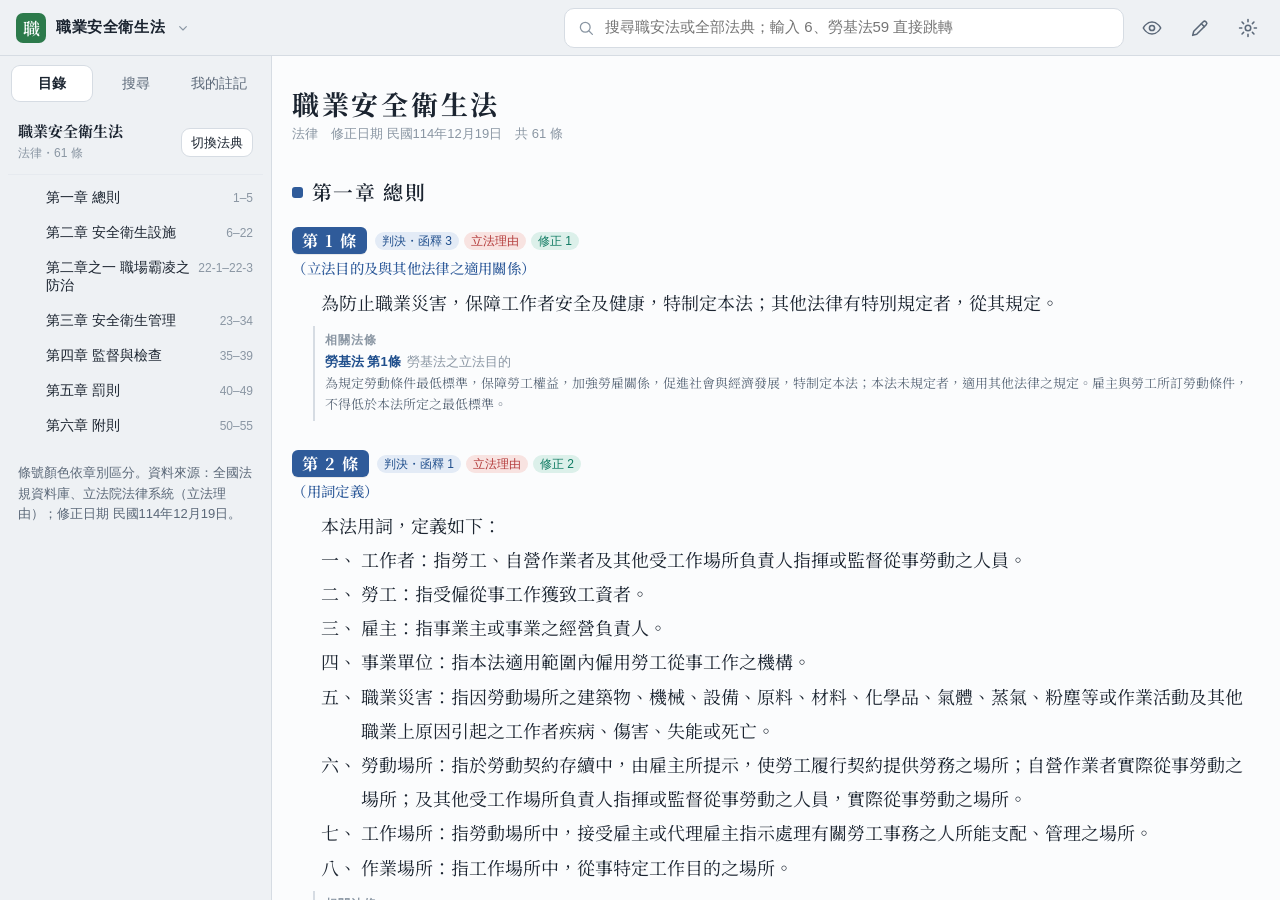
<file: index.html>
<!doctype html>
<html lang="zh-Hant-TW">
<head>
<meta charset="utf-8">
<meta name="viewport" content="width=device-width, initial-scale=1, viewport-fit=cover">
<title>法典註記本</title>
<meta name="description" content="職業安全衛生法及相關勞動法規、民法、刑法電子法典：條號依章別反白上色、條旨、重要判決與函釋、立法理由、新舊條文對照；可用 Apple Pencil 手寫、紅色小字註記、便利貼，並可跨法搜尋。">
<meta name="theme-color" content="#f3f5f7" media="(prefers-color-scheme: light)">
<meta name="theme-color" content="#14181f" media="(prefers-color-scheme: dark)">
<meta name="apple-mobile-web-app-capable" content="yes">
<meta name="mobile-web-app-capable" content="yes">
<meta name="apple-mobile-web-app-status-bar-style" content="default">
<meta name="apple-mobile-web-app-title" content="法典註記本">
<link rel="manifest" href="manifest.webmanifest">
<link rel="icon" href="icons/icon.svg" type="image/svg+xml">
<link rel="apple-touch-icon" href="icons/apple-touch-icon.png">
<link rel="preconnect" href="https://fonts.googleapis.com">
<link rel="preconnect" href="https://fonts.gstatic.com" crossorigin>
<link rel="stylesheet" href="https://fonts.googleapis.com/css2?family=Noto+Serif+TC:wght@400;600;700&display=swap">
<link rel="stylesheet" href="css/app.css">
</head>
<body>
<!--APP-START-->
<div id="app" class="app">
  <header class="topbar">
    <button class="icon-btn" id="btn-nav" aria-label="目錄" title="目錄">
      <svg viewBox="0 0 24 24" aria-hidden="true"><path d="M4 6h16M4 12h16M4 18h10"/></svg>
    </button>
    <button class="brand" id="btn-law" title="切換法典（法典書架）" aria-label="切換法典">
      <span class="brand-mark" id="brand-mark">職</span>
      <span class="brand-name" id="brand-name">法典註記本</span>
      <svg class="brand-caret" viewBox="0 0 24 24" aria-hidden="true"><path d="M7 10l5 5 5-5"/></svg>
    </button>
    <form class="searchbox" id="search-form" role="search" autocomplete="off">
      <svg viewBox="0 0 24 24" aria-hidden="true"><circle cx="11" cy="11" r="6.5"/><path d="M16 16l4.5 4.5"/></svg>
      <input type="search" id="q" placeholder="搜尋條文、判決、註記；輸入 6、勞基法59 直接跳轉" enterkeyhint="search">
    </form>
    <button class="icon-btn" id="btn-eye" aria-pressed="true" title="隱藏我的註記" aria-label="顯示或隱藏我的註記">
      <svg viewBox="0 0 24 24" aria-hidden="true" class="eye-on"><path d="M2.5 12s3.5-6.5 9.5-6.5S21.5 12 21.5 12s-3.5 6.5-9.5 6.5S2.5 12 2.5 12z"/><circle cx="12" cy="12" r="2.8"/></svg>
      <svg viewBox="0 0 24 24" aria-hidden="true" class="eye-off"><path d="M4 4l16 16"/><path d="M9.9 5.8A9.6 9.6 0 0 1 12 5.5c6 0 9.5 6.5 9.5 6.5a17 17 0 0 1-3 3.8M6.6 7.4A16 16 0 0 0 2.5 12S6 18.5 12 18.5a9.2 9.2 0 0 0 3.6-.7"/></svg>
    </button>
    <button class="icon-btn" id="btn-ink" aria-pressed="false" title="手寫模式（Apple Pencil）" aria-label="手寫模式">
      <svg viewBox="0 0 24 24" aria-hidden="true"><path d="M4 20l1.2-4.4L15.6 5.2a2 2 0 0 1 2.8 0l.4.4a2 2 0 0 1 0 2.8L8.4 18.8z"/><path d="M13.5 7.3l3.2 3.2"/></svg>
    </button>
    <button class="icon-btn" id="btn-settings" aria-label="設定" title="設定與備份">
      <svg viewBox="0 0 24 24" aria-hidden="true"><circle cx="12" cy="12" r="3"/><path d="M12 2.8v2.4M12 18.8v2.4M21.2 12h-2.4M5.2 12H2.8M18.5 5.5l-1.7 1.7M7.2 16.8l-1.7 1.7M18.5 18.5l-1.7-1.7M7.2 7.2L5.5 5.5"/></svg>
    </button>
  </header>

  <aside class="sidebar" id="sidebar" aria-label="導覽">
    <nav class="seg" role="tablist">
      <button role="tab" data-side="toc" aria-selected="true">目錄</button>
      <button role="tab" data-side="search" aria-selected="false">搜尋</button>
      <button role="tab" data-side="mine" aria-selected="false">我的註記</button>
    </nav>
    <div class="side-body" id="side-toc"></div>
    <div class="side-body" id="side-search" hidden></div>
    <div class="side-body" id="side-mine" hidden></div>
  </aside>
  <div class="scrim" id="scrim" hidden></div>

  <main class="reader" id="reader" tabindex="-1">
    <div class="reader-inner" id="reader-inner">
      <div class="loading" id="loading">載入條文中…</div>
    </div>
  </main>

  <section class="detail" id="detail" aria-label="條文詳細" hidden>
    <header class="detail-head">
      <button class="icon-btn" id="d-close" aria-label="關閉">
        <svg viewBox="0 0 24 24" aria-hidden="true"><path d="M6 6l12 12M18 6L6 18"/></svg>
      </button>
      <div class="d-title"><span id="d-no"></span><small id="d-path"></small></div>
      <button class="icon-btn" id="d-prev" aria-label="上一條"><svg viewBox="0 0 24 24" aria-hidden="true"><path d="M15 5l-7 7 7 7"/></svg></button>
      <button class="icon-btn" id="d-next" aria-label="下一條"><svg viewBox="0 0 24 24" aria-hidden="true"><path d="M9 5l7 7-7 7"/></svg></button>
      <button class="icon-btn star-btn" id="d-star" aria-pressed="false" aria-label="加入書籤">
        <svg viewBox="0 0 24 24" aria-hidden="true"><path d="M12 3.5l2.6 5.4 5.9.8-4.3 4.1 1 5.8L12 16.9l-5.2 2.7 1-5.8L3.5 9.7l5.9-.8z"/></svg>
      </button>
    </header>
    <div class="d-text" id="d-text"></div>
    <nav class="tabs" id="d-tabs" role="tablist"></nav>
    <div class="d-body" id="d-body"></div>
  </section>
</div>

<div class="inkbar" id="inkbar" hidden>
  <div class="ink-tools" role="toolbar" aria-label="手寫工具">
    <span class="ink-grp">
      <button data-color="red" class="sw sw-red" aria-pressed="true" title="紅筆" aria-label="紅筆"></button>
      <button data-color="blue" class="sw sw-blue" aria-pressed="false" title="藍筆" aria-label="藍筆"></button>
      <button data-color="black" class="sw sw-black" aria-pressed="false" title="黑筆" aria-label="黑筆"></button>
      <button data-color="green" class="sw sw-green" aria-pressed="false" title="綠筆" aria-label="綠筆"></button>
      <button data-color="mark" class="sw sw-mark" aria-pressed="false" title="黃色螢光筆" aria-label="黃色螢光筆"></button>
      <button data-color="markp" class="sw sw-markp" aria-pressed="false" title="粉色螢光筆" aria-label="粉色螢光筆"></button>
    </span>
    <span class="ink-sep"></span>
    <span class="ink-grp ink-wgrp">
      <span class="ink-dotbox" aria-hidden="true"><span class="ink-dot" id="ink-dot"></span></span>
      <input type="range" id="ink-w" min="0.05" max="3" step="0.05" value="0.3" aria-label="筆寬（公釐）">
      <span class="ink-wv"><output id="ink-wv">0.3</output> mm</span>
    </span>
    <span class="ink-grp ink-pre" id="ink-pre" aria-label="常用筆寬"></span>
    <span class="ink-sep"></span>
    <span class="ink-grp">
      <button data-tool="eraser" class="tool-txt" aria-pressed="false" title="橡皮擦">擦</button>
      <button data-tool="sticky" class="tool-txt" aria-pressed="false" title="點條文放便利貼">貼</button>
      <button data-act="pressure" class="tool-txt" aria-pressed="true" title="筆壓感應">筆壓</button>
      <button data-act="undo" class="tool-txt" title="復原">復原</button>
      <button data-act="finger" class="tool-txt" aria-pressed="false" title="允許手指書寫">手指</button>
      <button data-act="done" class="tool-txt primary">完成</button>
    </span>
  </div>
  <p class="ink-hint">Apple Pencil 直接在條文上書寫，筆寬最細 0.05 mm；手指仍可捲動。「貼」：點條文放便利貼。</p>
</div>

<div class="popover" id="hl-pop" hidden role="dialog" aria-label="劃線與註記">
  <div class="pop-note" id="pop-note" hidden></div>
  <div class="pop-row">
    <button data-hl="y" class="hl-sw hl-y" title="黃色螢光" aria-label="黃色螢光"></button>
    <button data-hl="g" class="hl-sw hl-g" title="綠色螢光" aria-label="綠色螢光"></button>
    <button data-hl="b" class="hl-sw hl-b" title="藍色螢光" aria-label="藍色螢光"></button>
    <button data-hl="p" class="hl-sw hl-p" title="粉色螢光" aria-label="粉色螢光"></button>
    <button data-hl="u" class="hl-sw hl-u" title="紅色底線">U</button>
    <button data-hl="n" class="hl-sw hl-n" title="不劃線（只標記位置）">無</button>
  </div>
  <div class="pop-row">
    <button data-hl="gla" class="pop-txt red">上方註記</button>
    <button data-hl="glb" class="pop-txt red">下方註記</button>
    <button data-hl="sticky" class="pop-txt">便利貼</button>
    <button data-hl="note" class="pop-txt red" hidden>加註</button>
    <button data-hl="flip" class="pop-txt" hidden>移到下方</button>
    <button data-hl="del" class="pop-txt danger" hidden>刪除</button>
  </div>
</div>

<div class="popover ref-pop" id="ref-pop" hidden role="dialog" aria-label="引用條文">
  <div id="ref-body"></div>
  <div class="pop-row"><button class="pop-txt" data-act="ref-go">前往該條</button><button class="pop-txt" data-act="ref-close">關閉</button></div>
</div>

<dialog class="modal" id="modal">
  <form method="dialog" class="modal-card" id="modal-form">
    <header class="modal-head"><h2 id="modal-title"></h2><button class="icon-btn" value="cancel" aria-label="關閉"><svg viewBox="0 0 24 24" aria-hidden="true"><path d="M6 6l12 12M18 6L6 18"/></svg></button></header>
    <div class="modal-body" id="modal-body"></div>
    <footer class="modal-foot" id="modal-foot"></footer>
  </form>
</dialog>

<div class="toast" id="toast" role="status" aria-live="polite" hidden></div>
<!--APP-END-->
<script type="module" src="js/app.js"></script>
</body>
</html>
</file>
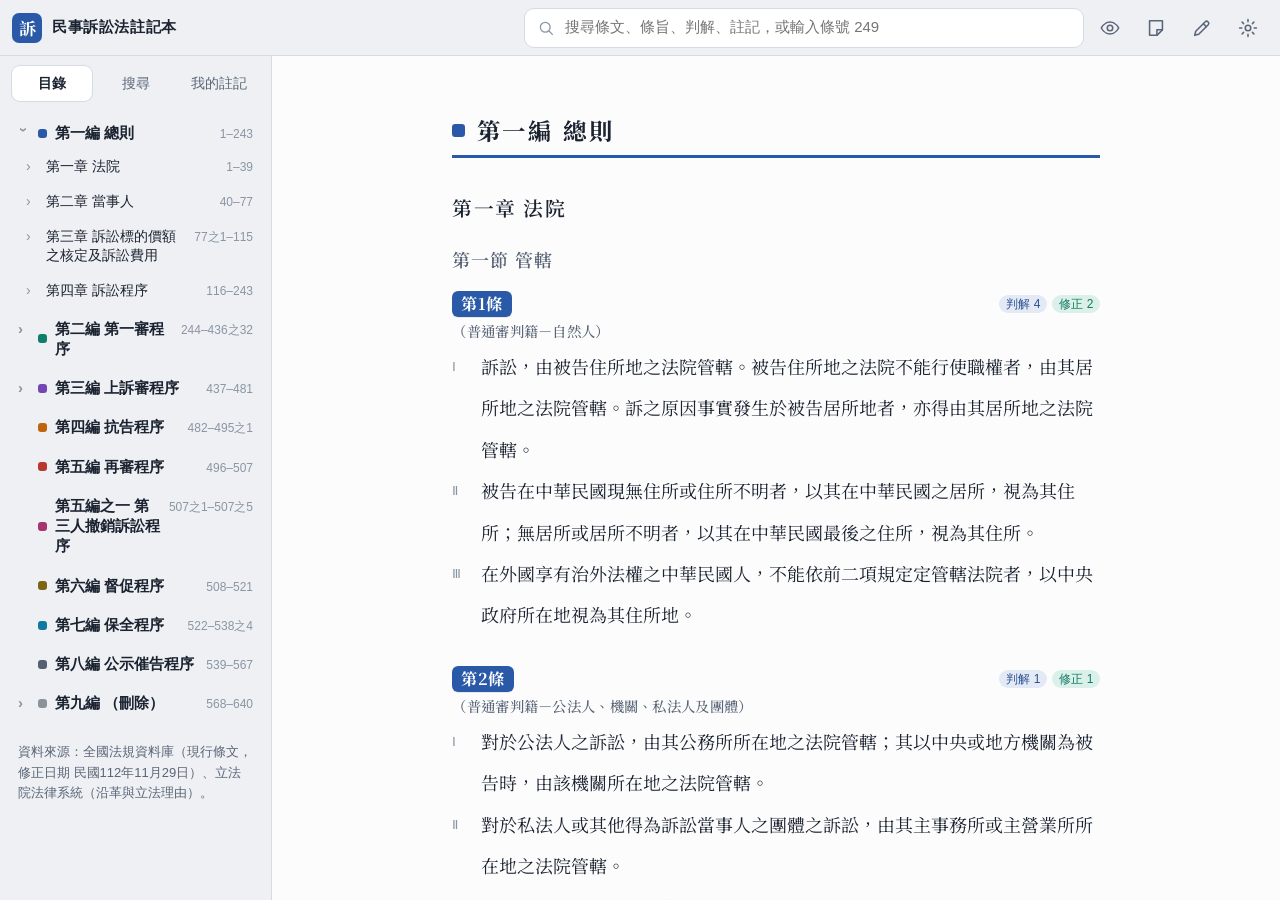
<file: ccp/index.html>
<!doctype html>
<html lang="zh-Hant-TW">
<head>
<meta charset="utf-8">
<meta name="viewport" content="width=device-width, initial-scale=1, viewport-fit=cover">
<title>民事訴訟法註記本</title>
<meta name="description" content="民事訴訟法全文：彩色條號、條旨、紅字註記、Apple Pencil 手寫、透明便利貼、判解函釋、新舊條文對照與立法理由。">
<meta name="theme-color" content="#f2f3f6" media="(prefers-color-scheme: light)">
<meta name="theme-color" content="#14171d" media="(prefers-color-scheme: dark)">
<meta name="apple-mobile-web-app-capable" content="yes">
<meta name="mobile-web-app-capable" content="yes">
<meta name="apple-mobile-web-app-status-bar-style" content="default">
<meta name="apple-mobile-web-app-title" content="民訴註記本">
<link rel="manifest" href="manifest.webmanifest">
<link rel="icon" href="icons/icon.svg" type="image/svg+xml">
<link rel="apple-touch-icon" href="icons/apple-touch-icon.png">
<link rel="preconnect" href="https://fonts.googleapis.com">
<link rel="preconnect" href="https://fonts.gstatic.com" crossorigin>
<link rel="stylesheet" href="https://fonts.googleapis.com/css2?family=Noto+Serif+TC:wght@400;600;700&display=swap">
<link rel="stylesheet" href="css/app.css">
</head>
<body>
<!--APP-START-->
<div id="app" class="app">
  <header class="topbar">
    <button class="icon-btn" id="btn-nav" aria-label="目錄" title="目錄">
      <svg viewBox="0 0 24 24" aria-hidden="true"><path d="M4 6h16M4 12h16M4 18h10"/></svg>
    </button>
    <div class="brand">
      <span class="brand-mark">訴</span>
      <span class="brand-name">民事訴訟法註記本</span>
    </div>
    <form class="searchbox" id="search-form" role="search" autocomplete="off">
      <svg viewBox="0 0 24 24" aria-hidden="true"><circle cx="11" cy="11" r="6.5"/><path d="M16 16l4.5 4.5"/></svg>
      <input type="search" id="q" placeholder="搜尋條文、條旨、判解、註記，或輸入條號 249" enterkeyhint="search">
    </form>
    <button class="icon-btn" id="btn-eye" aria-pressed="false" title="顯示／隱藏我的註記" aria-label="顯示或隱藏我的註記" aria-haspopup="true">
      <svg viewBox="0 0 24 24" aria-hidden="true" class="eye-on"><path d="M2.5 12S6 5.5 12 5.5 21.5 12 21.5 12 18 18.5 12 18.5 2.5 12 2.5 12z"/><circle cx="12" cy="12" r="3"/></svg>
      <svg viewBox="0 0 24 24" aria-hidden="true" class="eye-off"><path d="M3 3l18 18M10.6 6.1A9.7 9.7 0 0 1 12 6c6 0 9.5 6 9.5 6a17 17 0 0 1-3.2 3.9M6.3 7.6C3.9 9.3 2.5 12 2.5 12S6 18 12 18c1.6 0 3-.4 4.2-1"/><path d="M9.9 10a3 3 0 0 0 4.1 4.2"/></svg>
    </button>
    <button class="icon-btn" id="btn-sticky" aria-pressed="false" title="放置便利貼" aria-label="放置便利貼">
      <svg viewBox="0 0 24 24" aria-hidden="true"><path d="M5 4h14v10l-6 6H5z"/><path d="M13 20v-6h6"/></svg>
    </button>
    <button class="icon-btn" id="btn-ink" aria-pressed="false" title="手寫模式（Apple Pencil）" aria-label="手寫模式">
      <svg viewBox="0 0 24 24" aria-hidden="true"><path d="M4 20l1.2-4.4L15.6 5.2a2 2 0 0 1 2.8 0l.4.4a2 2 0 0 1 0 2.8L8.4 18.8z"/><path d="M13.5 7.3l3.2 3.2"/></svg>
    </button>
    <button class="icon-btn" id="btn-settings" aria-label="設定" title="設定與備份">
      <svg viewBox="0 0 24 24" aria-hidden="true"><circle cx="12" cy="12" r="3"/><path d="M12 2.8v2.4M12 18.8v2.4M21.2 12h-2.4M5.2 12H2.8M18.5 5.5l-1.7 1.7M7.2 16.8l-1.7 1.7M18.5 18.5l-1.7-1.7M7.2 7.2L5.5 5.5"/></svg>
    </button>
  </header>

  <aside class="sidebar" id="sidebar" aria-label="導覽">
    <nav class="seg" role="tablist">
      <button role="tab" data-side="toc" aria-selected="true">目錄</button>
      <button role="tab" data-side="search" aria-selected="false">搜尋</button>
      <button role="tab" data-side="mine" aria-selected="false">我的註記</button>
    </nav>
    <div class="side-body" id="side-toc"></div>
    <div class="side-body" id="side-search" hidden></div>
    <div class="side-body" id="side-mine" hidden></div>
  </aside>
  <div class="scrim" id="scrim" hidden></div>

  <main class="reader" id="reader" tabindex="-1">
    <div class="reader-inner" id="reader-inner">
      <div class="loading" id="loading">載入條文中…</div>
    </div>
  </main>

  <section class="detail" id="detail" aria-label="條文詳細" hidden>
    <header class="detail-head">
      <button class="icon-btn" id="d-close" aria-label="關閉">
        <svg viewBox="0 0 24 24" aria-hidden="true"><path d="M6 6l12 12M18 6L6 18"/></svg>
      </button>
      <div class="d-title"><span id="d-no"></span><small id="d-path"></small></div>
      <button class="icon-btn" id="d-prev" aria-label="上一條"><svg viewBox="0 0 24 24" aria-hidden="true"><path d="M15 5l-7 7 7 7"/></svg></button>
      <button class="icon-btn" id="d-next" aria-label="下一條"><svg viewBox="0 0 24 24" aria-hidden="true"><path d="M9 5l7 7-7 7"/></svg></button>
      <button class="icon-btn star-btn" id="d-star" aria-pressed="false" aria-label="加入書籤">
        <svg viewBox="0 0 24 24" aria-hidden="true"><path d="M12 3.5l2.6 5.4 5.9.8-4.3 4.1 1 5.8L12 16.9l-5.2 2.7 1-5.8L3.5 9.7l5.9-.8z"/></svg>
      </button>
    </header>
    <div class="d-text" id="d-text"></div>
    <nav class="tabs" role="tablist">
      <button role="tab" data-tab="rulings" aria-selected="true">判解函釋 <b id="t-rulings"></b></button>
      <button role="tab" data-tab="history" aria-selected="false">新舊對照 <b id="t-history"></b></button>
      <button role="tab" data-tab="reasons" aria-selected="false">立法理由 <b id="t-reasons"></b></button>
      <button role="tab" data-tab="notes" aria-selected="false">我的註記 <b id="t-notes"></b></button>
    </nav>
    <div class="d-body" id="d-body"></div>
  </section>
</div>

<button class="backchip" id="backchip" hidden></button>

<div class="inkbar" id="inkbar" hidden>
  <div class="ink-tools" role="toolbar" aria-label="手寫工具">
    <button data-tool="pen" data-color="red" class="sw sw-red" aria-pressed="true" title="紅筆"></button>
    <button data-tool="pen" data-color="ink" class="sw sw-ink" aria-pressed="false" title="藍黑筆"></button>
    <button data-tool="pen" data-color="black" class="sw sw-black" aria-pressed="false" title="黑筆"></button>
    <button data-tool="pen" data-color="green" class="sw sw-green" aria-pressed="false" title="綠筆"></button>
    <button data-tool="marker" data-color="mark" class="sw sw-mark" aria-pressed="false" title="螢光筆"></button>
    <button data-tool="eraser" class="tool-txt" aria-pressed="false" title="橡皮擦（點到的筆畫整筆擦除）">擦</button>
    <span class="ink-sep"></span>
    <div class="wctl">
      <canvas class="wprev" id="w-prev" width="64" height="28" aria-hidden="true"></canvas>
      <input type="range" id="w-range" min="0" max="1000" step="1" aria-label="筆寬">
      <output id="w-val">0.5</output>
    </div>
    <div class="wpresets" role="group" aria-label="常用筆寬">
      <button data-w="0.1">0.1</button><button data-w="0.3">0.3</button><button data-w="0.6">0.6</button><button data-w="1.2">1.2</button><button data-w="2.5">2.5</button>
    </div>
    <span class="ink-sep"></span>
    <button data-act="pressure" class="tool-txt" aria-pressed="true" title="依 Apple Pencil 壓力改變粗細">筆壓</button>
    <button data-act="undo" class="tool-txt" title="復原">復原</button>
    <button data-act="redo" class="tool-txt" title="重做">重做</button>
    <button data-act="finger" class="tool-txt" aria-pressed="false" title="允許手指書寫">手指</button>
    <button data-act="done" class="tool-txt primary">完成</button>
  </div>
  <p class="ink-hint">Apple Pencil 書寫；手指可捲動，手指點一下條文可顯示／隱藏該條註記。筆寬以螢幕點（point）計，最細 0.1。</p>
</div>

<div class="popover" id="hl-pop" hidden role="dialog" aria-label="劃線與註記">
  <div class="pop-note" id="pop-note" hidden></div>
  <div class="pop-row">
    <button data-hl="y" class="hl-sw hl-y" title="黃色螢光"></button>
    <button data-hl="g" class="hl-sw hl-g" title="綠色螢光"></button>
    <button data-hl="b" class="hl-sw hl-b" title="藍色螢光"></button>
    <button data-hl="p" class="hl-sw hl-p" title="粉色螢光"></button>
    <button data-hl="u" class="hl-sw hl-u" title="紅色底線">U</button>
    <button data-hl="up" class="pop-txt red" title="在文字上方加紅色小字註記">上註</button>
    <button data-hl="dn" class="pop-txt red" title="在文字下方加紅色小字註記">下註</button>
    <button data-hl="st" class="pop-txt" title="在此處貼一張便利貼">便利貼</button>
    <button data-hl="del" class="pop-txt danger" hidden>刪除</button>
  </div>
</div>

<div class="popover refpop" id="ref-pop" hidden role="dialog" aria-label="相關法條"></div>

<div class="popover eyepop" id="eye-pop" hidden role="dialog" aria-label="註記顯示"></div>

<dialog class="modal" id="modal">
  <form method="dialog" class="modal-card" id="modal-form">
    <header class="modal-head"><h2 id="modal-title"></h2><button class="icon-btn" value="cancel" aria-label="關閉"><svg viewBox="0 0 24 24" aria-hidden="true"><path d="M6 6l12 12M18 6L6 18"/></svg></button></header>
    <div class="modal-body" id="modal-body"></div>
    <footer class="modal-foot" id="modal-foot"></footer>
  </form>
</dialog>

<div class="toast" id="toast" role="status" aria-live="polite" hidden></div>
<!--APP-END-->
<script type="module" src="js/app.js"></script>
</body>
</html>
</file>
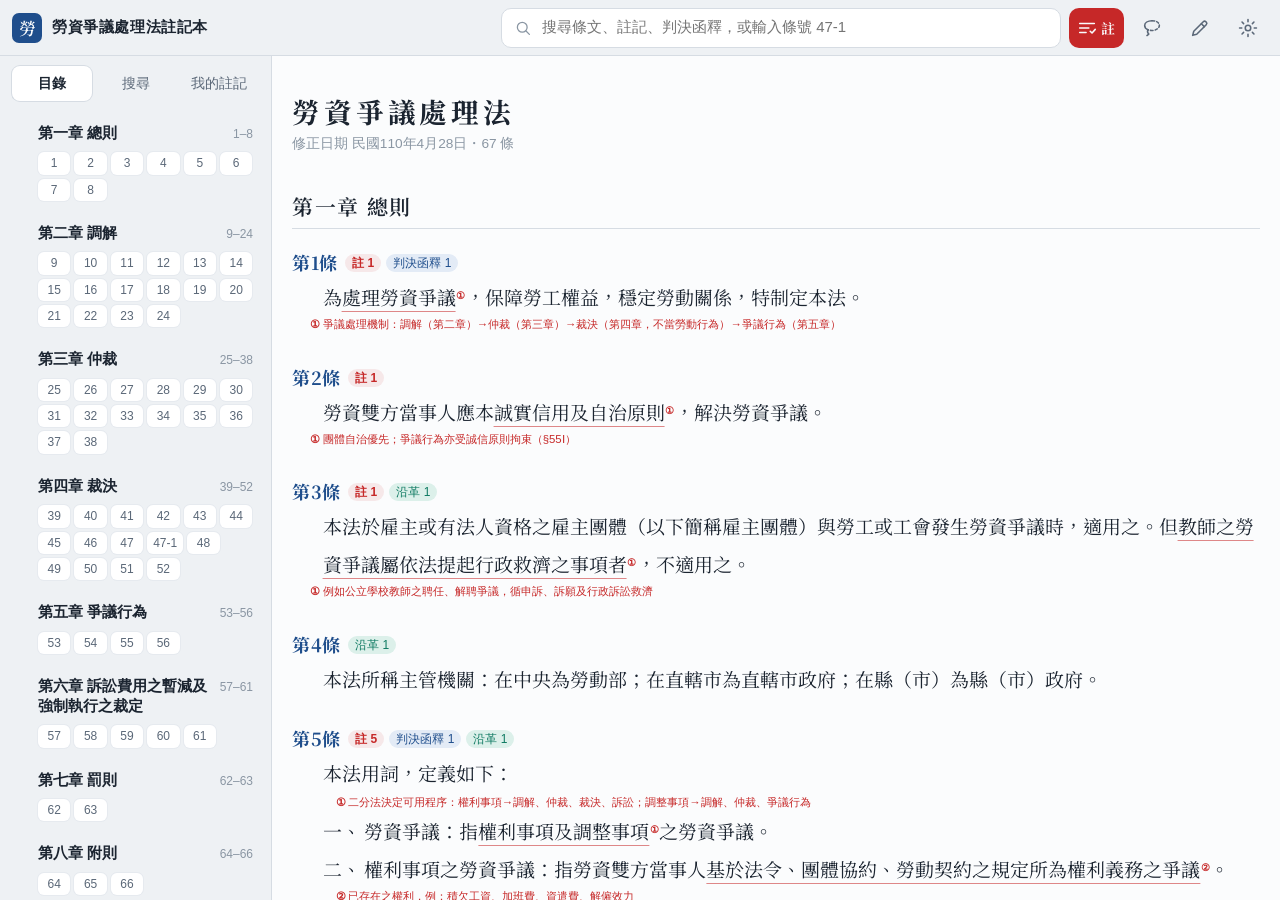
<file: labor-dispute/index.html>
<!doctype html>
<html lang="zh-Hant-TW">
<head>
<meta charset="utf-8">
<meta name="viewport" content="width=device-width, initial-scale=1, viewport-fit=cover">
<title>勞資爭議處理法註記本</title>
<meta name="description" content="勞資爭議處理法全文，紅色小字行間註記（可用 Apple Pencil 或手指切換顯示），收錄重要判決、函釋、新舊條文對照與相關法條。">
<meta name="theme-color" content="#f3f5f7" media="(prefers-color-scheme: light)">
<meta name="theme-color" content="#14181f" media="(prefers-color-scheme: dark)">
<meta name="apple-mobile-web-app-capable" content="yes">
<meta name="mobile-web-app-capable" content="yes">
<meta name="apple-mobile-web-app-status-bar-style" content="default">
<meta name="apple-mobile-web-app-title" content="勞資爭議法">
<link rel="manifest" href="manifest.webmanifest">
<link rel="icon" href="icons/icon.svg" type="image/svg+xml">
<link rel="apple-touch-icon" href="icons/apple-touch-icon.png">
<link rel="preconnect" href="https://fonts.googleapis.com">
<link rel="preconnect" href="https://fonts.gstatic.com" crossorigin>
<link rel="stylesheet" href="https://fonts.googleapis.com/css2?family=Noto+Serif+TC:wght@400;600;700&display=swap">
<link rel="stylesheet" href="css/app.css">
<link rel="stylesheet" href="css/labor.css">
</head>
<body>
<!--APP-START-->
<div id="app" class="app">
  <header class="topbar">
    <button class="icon-btn" id="btn-nav" aria-label="目錄" title="目錄">
      <svg viewBox="0 0 24 24" aria-hidden="true"><path d="M4 6h16M4 12h16M4 18h10"/></svg>
    </button>
    <div class="brand">
      <span class="brand-mark">勞</span>
      <span class="brand-name">勞資爭議處理法註記本</span>
    </div>
    <form class="searchbox" id="search-form" role="search" autocomplete="off">
      <svg viewBox="0 0 24 24" aria-hidden="true"><circle cx="11" cy="11" r="6.5"/><path d="M16 16l4.5 4.5"/></svg>
      <input type="search" id="q" placeholder="搜尋條文、註記、判決函釋，或輸入條號 47-1" enterkeyhint="search">
    </form>
    <button class="icon-btn anno-btn" id="btn-anno" aria-pressed="true" title="顯示／隱藏全部註記" aria-label="顯示或隱藏全部註記">
      <svg viewBox="0 0 24 24" aria-hidden="true"><path d="M4 7h16M4 12h10M4 17h7"/><path d="M15.5 15.5l2 2 3.5-4" class="chk"/></svg>
      <span class="btn-lbl">註</span>
    </button>
    <button class="icon-btn" id="btn-lasso" aria-pressed="false" title="圈選模式：用 Apple Pencil 圈選註記以隱藏／顯示" aria-label="圈選模式">
      <svg viewBox="0 0 24 24" aria-hidden="true"><path d="M12 4c4.8 0 8 2.3 8 5.3s-3.6 5.4-8.2 5.4c-1.6 0-3-.3-4.2-.8" stroke-dasharray="2.6 2.4"/><path d="M7.6 13.9C5.4 13 4 11.4 4 9.3 4 6.3 7.3 4 12 4"/><path d="M7.5 14c-.6 1.4-.4 3.3 1 4.6M8.5 18.6l-2 1.6"/></svg>
    </button>
    <button class="icon-btn" id="btn-ink" aria-pressed="false" title="手寫模式（Apple Pencil）" aria-label="手寫模式">
      <svg viewBox="0 0 24 24" aria-hidden="true"><path d="M4 20l1.2-4.4L15.6 5.2a2 2 0 0 1 2.8 0l.4.4a2 2 0 0 1 0 2.8L8.4 18.8z"/><path d="M13.5 7.3l3.2 3.2"/></svg>
    </button>
    <button class="icon-btn" id="btn-settings" aria-label="設定" title="設定與備份">
      <svg viewBox="0 0 24 24" aria-hidden="true"><circle cx="12" cy="12" r="3"/><path d="M12 2.8v2.4M12 18.8v2.4M21.2 12h-2.4M5.2 12H2.8M18.5 5.5l-1.7 1.7M7.2 16.8l-1.7 1.7M18.5 18.5l-1.7-1.7M7.2 7.2L5.5 5.5"/></svg>
    </button>
  </header>

  <aside class="sidebar" id="sidebar" aria-label="導覽">
    <nav class="seg" role="tablist">
      <button role="tab" data-side="toc" aria-selected="true">目錄</button>
      <button role="tab" data-side="search" aria-selected="false">搜尋</button>
      <button role="tab" data-side="mine" aria-selected="false">我的註記</button>
    </nav>
    <div class="side-body" id="side-toc"></div>
    <div class="side-body" id="side-search" hidden></div>
    <div class="side-body" id="side-mine" hidden></div>
  </aside>
  <div class="scrim" id="scrim" hidden></div>

  <main class="reader" id="reader" tabindex="-1">
    <div class="reader-inner" id="reader-inner">
      <div class="loading" id="loading">載入條文中…</div>
    </div>
  </main>

  <section class="detail" id="detail" aria-label="條文詳細" hidden>
    <header class="detail-head">
      <button class="icon-btn" id="d-close" aria-label="關閉">
        <svg viewBox="0 0 24 24" aria-hidden="true"><path d="M6 6l12 12M18 6L6 18"/></svg>
      </button>
      <div class="d-title"><span id="d-no"></span><small id="d-path"></small></div>
      <button class="icon-btn" id="d-prev" aria-label="上一條"><svg viewBox="0 0 24 24" aria-hidden="true"><path d="M15 5l-7 7 7 7"/></svg></button>
      <button class="icon-btn" id="d-next" aria-label="下一條"><svg viewBox="0 0 24 24" aria-hidden="true"><path d="M9 5l7 7-7 7"/></svg></button>
      <button class="icon-btn star-btn" id="d-star" aria-pressed="false" aria-label="加入書籤">
        <svg viewBox="0 0 24 24" aria-hidden="true"><path d="M12 3.5l2.6 5.4 5.9.8-4.3 4.1 1 5.8L12 16.9l-5.2 2.7 1-5.8L3.5 9.7l5.9-.8z"/></svg>
      </button>
    </header>
    <div class="d-text" id="d-text"></div>
    <nav class="tabs" role="tablist">
      <button role="tab" data-tab="rulings" aria-selected="true">判決・函釋 <b id="t-rulings"></b></button>
      <button role="tab" data-tab="history" aria-selected="false">新舊對照 <b id="t-history"></b></button>
      <button role="tab" data-tab="refs" aria-selected="false">相關法條 <b id="t-refs"></b></button>
      <button role="tab" data-tab="notes" aria-selected="false">註記 <b id="t-notes"></b></button>
    </nav>
    <div class="d-body" id="d-body"></div>
  </section>
</div>

<canvas class="lasso-layer" id="lasso-layer" hidden></canvas>
<div class="lassobar" id="lassobar" hidden>
  <div class="ink-tools" role="toolbar" aria-label="圈選工具">
    <span class="segs" role="group" aria-label="圈選後動作">
      <button type="button" data-lm="toggle" aria-pressed="true">切換</button>
      <button type="button" data-lm="hide" aria-pressed="false">隱藏</button>
      <button type="button" data-lm="show" aria-pressed="false">顯示</button>
    </span>
    <span class="ink-sep"></span>
    <button data-act="finger" class="tool-txt" aria-pressed="false" title="允許手指圈選">手指</button>
    <button data-act="done" class="tool-txt primary">完成</button>
  </div>
  <p class="ink-hint">用 Apple Pencil 圈起或劃過註記即可隱藏／顯示；手指仍可捲動。</p>
</div>

<div class="inkbar" id="inkbar" hidden>
  <div class="ink-tools" role="toolbar" aria-label="手寫工具">
    <button data-tool="pen" data-color="ink" class="sw sw-ink" aria-pressed="false" title="藍黑筆"></button>
    <button data-tool="pen" data-color="red" class="sw sw-red" aria-pressed="true" title="紅筆"></button>
    <button data-tool="pen" data-color="green" class="sw sw-green" aria-pressed="false" title="綠筆"></button>
    <button data-tool="marker" data-color="mark" class="sw sw-mark" aria-pressed="false" title="螢光筆"></button>
    <button data-tool="eraser" class="tool-txt" aria-pressed="false" title="橡皮擦">擦</button>
    <span class="ink-sep"></span>
    <button data-act="width" class="tool-txt" title="筆粗">細</button>
    <button data-act="undo" class="tool-txt" title="復原">復原</button>
    <button data-act="finger" class="tool-txt" aria-pressed="false" title="允許手指書寫">手指</button>
    <button data-act="done" class="tool-txt primary">完成</button>
  </div>
  <p class="ink-hint">用 Apple Pencil 直接在條文上書寫；手指仍可捲動。</p>
</div>

<div class="popover" id="hl-pop" hidden role="dialog" aria-label="劃線與註記">
  <div class="pop-note" id="pop-note" hidden></div>
  <div class="pop-row" id="pop-new">
    <button data-hl="n-above" class="pop-txt red" title="在文字上方加紅色小字註記">上註</button>
    <button data-hl="n-below" class="pop-txt red" title="在文字下方加紅色小字註記">下註</button>
    <span class="ink-sep"></span>
    <button data-hl="y" class="hl-sw hl-y" title="黃色螢光"></button>
    <button data-hl="g" class="hl-sw hl-g" title="綠色螢光"></button>
    <button data-hl="b" class="hl-sw hl-b" title="藍色螢光"></button>
    <button data-hl="p" class="hl-sw hl-p" title="粉色螢光"></button>
    <button data-hl="u" class="hl-sw hl-u" title="紅色底線">U</button>
  </div>
  <div class="pop-row" id="pop-edit" hidden>
    <button data-hl="vis" class="pop-txt" id="pop-vis">隱藏</button>
    <button data-hl="edit" class="pop-txt">編輯</button>
    <button data-hl="flip" class="pop-txt" id="pop-flip">改到上方</button>
    <button data-hl="color" class="pop-txt">換色</button>
    <button data-hl="del" class="pop-txt danger">刪除</button>
  </div>
  <div class="pop-row" id="pop-color" hidden>
    <button data-hl="c-n" class="pop-txt" title="不加底色">無</button>
    <button data-hl="y" class="hl-sw hl-y" title="黃色螢光"></button>
    <button data-hl="g" class="hl-sw hl-g" title="綠色螢光"></button>
    <button data-hl="b" class="hl-sw hl-b" title="藍色螢光"></button>
    <button data-hl="p" class="hl-sw hl-p" title="粉色螢光"></button>
    <button data-hl="u" class="hl-sw hl-u" title="紅色底線">U</button>
  </div>
</div>

<div class="popover xpop" id="x-pop" hidden role="dialog" aria-label="條文預覽">
  <div class="x-body" id="x-body"></div>
  <div class="pop-row"><button class="pop-txt" id="x-go">前往</button><button class="pop-txt" id="x-close">關閉</button></div>
</div>

<dialog class="modal" id="modal">
  <form method="dialog" class="modal-card" id="modal-form">
    <header class="modal-head"><h2 id="modal-title"></h2><button class="icon-btn" value="cancel" aria-label="關閉"><svg viewBox="0 0 24 24" aria-hidden="true"><path d="M6 6l12 12M18 6L6 18"/></svg></button></header>
    <div class="modal-body" id="modal-body"></div>
    <footer class="modal-foot" id="modal-foot"></footer>
  </form>
</dialog>

<div class="toast" id="toast" role="status" aria-live="polite" hidden></div>
<!--APP-END-->
<script type="module" src="js/app.js"></script>
</body>
</html>
</file>
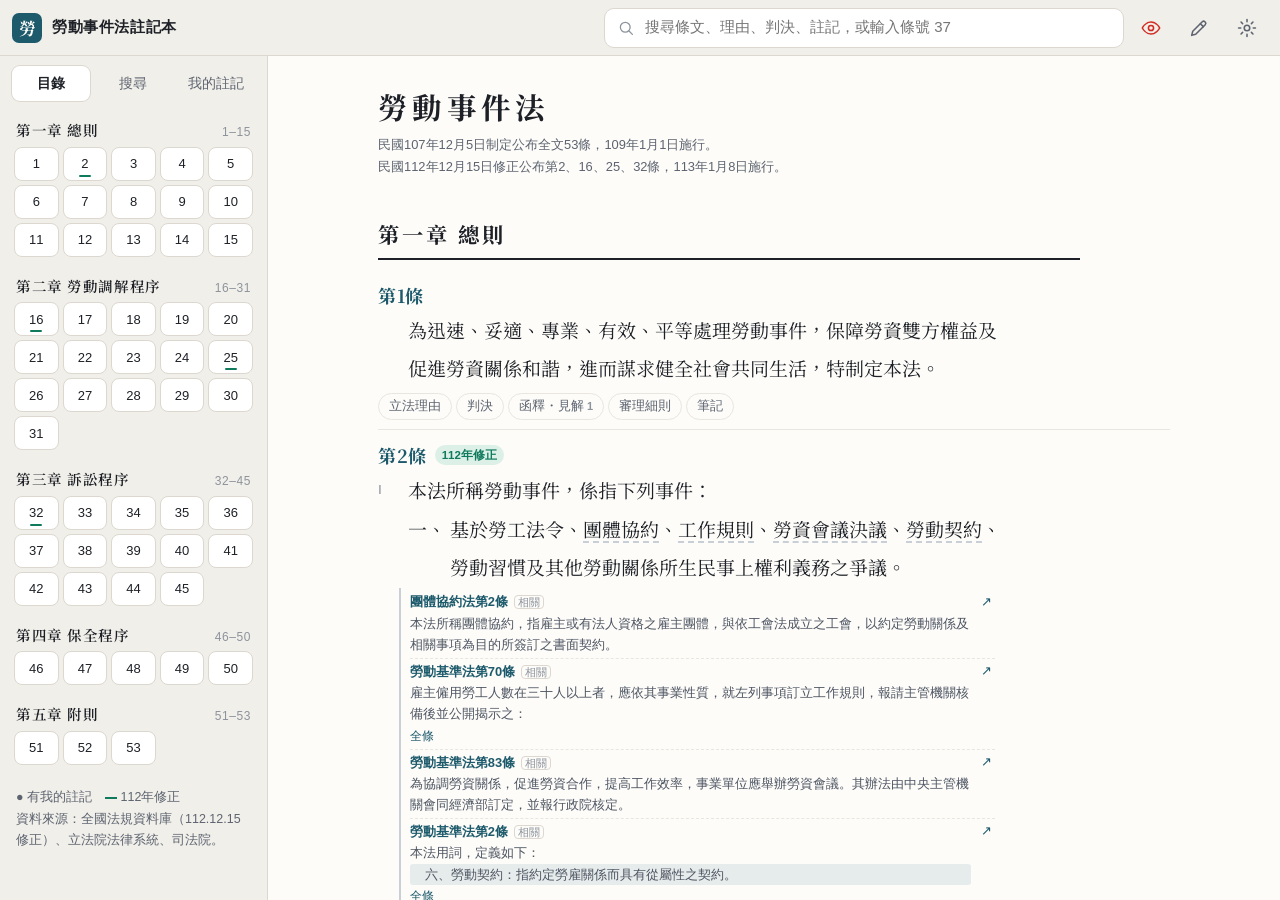
<file: labor/index.html>
<!doctype html>
<html lang="zh-Hant-TW">
<head>
<meta charset="utf-8">
<meta name="viewport" content="width=device-width, initial-scale=1, viewport-fit=cover">
<title>勞動事件法註記本</title>
<meta name="description" content="勞動事件法全文，可用 Apple Pencil 手寫與紅色小字註記，收錄立法理由、修正理由、新舊條文對照、最高法院重要裁判、司法院問答及引用法條。">
<meta name="theme-color" content="#f2f0ec" media="(prefers-color-scheme: light)">
<meta name="theme-color" content="#15171b" media="(prefers-color-scheme: dark)">
<meta name="apple-mobile-web-app-capable" content="yes">
<meta name="mobile-web-app-capable" content="yes">
<meta name="apple-mobile-web-app-status-bar-style" content="default">
<meta name="apple-mobile-web-app-title" content="勞動事件法">
<link rel="manifest" href="manifest.webmanifest">
<link rel="icon" href="icons/icon.svg" type="image/svg+xml">
<link rel="apple-touch-icon" href="icons/apple-touch-icon.png">
<link rel="preconnect" href="https://fonts.googleapis.com">
<link rel="preconnect" href="https://fonts.gstatic.com" crossorigin>
<link rel="stylesheet" href="https://fonts.googleapis.com/css2?family=Noto+Serif+TC:wght@400;600;700&display=swap">
<link rel="stylesheet" href="css/app.css">
</head>
<body>
<!--APP-START-->
<div id="app" class="app">
  <header class="topbar">
    <button class="icon-btn" id="btn-nav" aria-label="目錄" title="目錄">
      <svg viewBox="0 0 24 24" aria-hidden="true"><path d="M4 6h16M4 12h16M4 18h10"/></svg>
    </button>
    <div class="brand">
      <span class="brand-mark">勞</span>
      <span class="brand-name">勞動事件法註記本</span>
    </div>
    <form class="searchbox" id="search-form" role="search" autocomplete="off">
      <svg viewBox="0 0 24 24" aria-hidden="true"><circle cx="11" cy="11" r="6.5"/><path d="M16 16l4.5 4.5"/></svg>
      <input type="search" id="q" placeholder="搜尋條文、理由、判決、註記，或輸入條號 37" enterkeyhint="search">
    </form>
    <button class="icon-btn" id="btn-ann" aria-pressed="true" title="隱藏我的註記" aria-label="顯示或隱藏我的註記">
      <svg viewBox="0 0 24 24" aria-hidden="true" class="eye-on"><path d="M2.5 12s3.5-6.5 9.5-6.5S21.5 12 21.5 12s-3.5 6.5-9.5 6.5S2.5 12 2.5 12z"/><circle cx="12" cy="12" r="2.8"/></svg>
      <svg viewBox="0 0 24 24" aria-hidden="true" class="eye-off"><path d="M2.5 12s3.5-6.5 9.5-6.5c2 0 3.7.7 5.1 1.7M21.5 12s-3.5 6.5-9.5 6.5c-2 0-3.7-.7-5.1-1.7"/><path d="M4 20L20 4"/></svg>
    </button>
    <button class="icon-btn" id="btn-ink" aria-pressed="false" title="手寫模式（Apple Pencil）" aria-label="手寫模式">
      <svg viewBox="0 0 24 24" aria-hidden="true"><path d="M4 20l1.2-4.4L15.6 5.2a2 2 0 0 1 2.8 0l.4.4a2 2 0 0 1 0 2.8L8.4 18.8z"/><path d="M13.5 7.3l3.2 3.2"/></svg>
    </button>
    <button class="icon-btn" id="btn-settings" aria-label="設定" title="設定與備份">
      <svg viewBox="0 0 24 24" aria-hidden="true"><circle cx="12" cy="12" r="3"/><path d="M12 2.8v2.4M12 18.8v2.4M21.2 12h-2.4M5.2 12H2.8M18.5 5.5l-1.7 1.7M7.2 16.8l-1.7 1.7M18.5 18.5l-1.7-1.7M7.2 7.2L5.5 5.5"/></svg>
    </button>
  </header>

  <aside class="sidebar" id="sidebar" aria-label="導覽">
    <nav class="seg" role="tablist">
      <button role="tab" data-side="toc" aria-selected="true">目錄</button>
      <button role="tab" data-side="search" aria-selected="false">搜尋</button>
      <button role="tab" data-side="mine" aria-selected="false">我的註記</button>
    </nav>
    <div class="side-body" id="side-toc"></div>
    <div class="side-body" id="side-search" hidden></div>
    <div class="side-body" id="side-mine" hidden></div>
  </aside>
  <div class="scrim" id="scrim" hidden></div>

  <main class="reader" id="reader" tabindex="-1">
    <div class="reader-inner" id="reader-inner">
      <div class="loading" id="loading">載入條文中…</div>
    </div>
  </main>
</div>

<div class="inkbar" id="inkbar" hidden>
  <div class="ink-row" role="toolbar" aria-label="手寫工具">
    <button data-color="red" class="sw sw-red" title="紅筆"></button>
    <button data-color="blue" class="sw sw-blue" title="藍筆"></button>
    <button data-color="black" class="sw sw-black" title="黑筆"></button>
    <button data-color="green" class="sw sw-green" title="綠筆"></button>
    <button data-color="hly" class="sw sw-hly mk" title="黃色螢光筆"></button>
    <button data-color="hlp" class="sw sw-hlp mk" title="粉色螢光筆"></button>
    <button data-color="hlg" class="sw sw-hlg mk" title="綠色螢光筆"></button>
    <button data-tool="eraser" class="tool-txt" aria-pressed="false" title="橡皮擦（擦除整筆）">擦</button>
    <span class="ink-sep"></span>
    <button data-act="undo" class="tool-txt" title="復原">↶</button>
    <button data-act="redo" class="tool-txt" title="重做">↷</button>
    <button data-act="finger" class="tool-txt" aria-pressed="false" title="允許手指書寫">手指</button>
    <button data-act="done" class="tool-txt primary">完成</button>
  </div>
  <div class="ink-row width-row">
    <span class="wlbl">筆寬</span>
    <button data-act="thinner" class="tool-txt sm" title="變細">−</button>
    <input type="range" id="pen-w" min="0.1" max="6" step="0.05" value="0.5" aria-label="筆寬">
    <button data-act="thicker" class="tool-txt sm" title="變粗">＋</button>
    <output id="pen-wv" class="wv">0.5</output>
    <canvas id="pen-prev" class="pen-prev" aria-hidden="true"></canvas>
    <button data-act="pressure" class="tool-txt" aria-pressed="true" title="依 Apple Pencil 壓力改變粗細">壓感</button>
  </div>
  <div class="ink-row presets" id="pen-presets"></div>
</div>

<div class="popover" id="sel-pop" hidden role="dialog" aria-label="註記">
  <div class="pop-row">
    <button data-mk="above" class="pop-txt red">上方註記</button>
    <button data-mk="below" class="pop-txt red">下方註記</button>
    <span class="pop-sep"></span>
    <button data-mk="y" class="hl-sw hl-y" title="黃色螢光"></button>
    <button data-mk="g" class="hl-sw hl-g" title="綠色螢光"></button>
    <button data-mk="b" class="hl-sw hl-b" title="藍色螢光"></button>
    <button data-mk="p" class="hl-sw hl-p" title="粉色螢光"></button>
    <button data-mk="r" class="hl-sw hl-r" title="紅色底線">U</button>
  </div>
</div>
<div class="popover" id="ann-pop" hidden role="dialog" aria-label="註記選單">
  <div class="pop-note" id="ann-note"></div>
  <div class="pop-row">
    <button data-av="hide" class="pop-txt">隱藏</button>
    <button data-av="edit" class="pop-txt">編輯</button>
    <button data-av="pos" class="pop-txt">移到下方</button>
    <span class="pop-sep"></span>
    <button data-av="y" class="hl-sw hl-y" title="黃"></button>
    <button data-av="g" class="hl-sw hl-g" title="綠"></button>
    <button data-av="b" class="hl-sw hl-b" title="藍"></button>
    <button data-av="p" class="hl-sw hl-p" title="粉"></button>
    <button data-av="r" class="hl-sw hl-r" title="紅線">U</button>
    <button data-av="del" class="pop-txt danger">刪除</button>
  </div>
</div>

<dialog class="modal" id="modal">
  <form method="dialog" class="modal-card" id="modal-form">
    <header class="modal-head"><h2 id="modal-title"></h2><button class="icon-btn" value="cancel" aria-label="關閉"><svg viewBox="0 0 24 24" aria-hidden="true"><path d="M6 6l12 12M18 6L6 18"/></svg></button></header>
    <div class="modal-body" id="modal-body"></div>
    <footer class="modal-foot" id="modal-foot"></footer>
  </form>
</dialog>
<datalist id="tag-list"></datalist>

<div class="toast" id="toast" role="status" aria-live="polite" hidden></div>
<!--APP-END-->
<script type="module" src="js/app.js"></script>
</body>
</html>
</file>
<file: css/app.css>
/* 版面：上方工具列＋三欄（目錄｜條文閱讀｜條文詳細），iPad 直向時目錄改為抽屜、詳細改為側頁 */
:root {
  --bg: #eef1f4;          /* 介面底色：微冷的紙灰 */
  --page: #fbfcfd;        /* 閱讀頁面 */
  --raise: #ffffff;
  --ink: #1b2430;         /* 本文 */
  --muted: #5b6878;
  --faint: #8a96a3;
  --line: #d6dce3;
  --line-soft: #e6eaef;
  --accent: #1f4e8c;      /* 藍黑墨水 */
  --accent-soft: #e3ebf6;
  --jade: #0f7a62;        /* 新增文字、現行 */
  --jade-soft: #dcf0ea;
  --seal: #b33a3a;        /* 刪除文字、紅筆 */
  --seal-soft: #f8e3e1;
  --amber: #8a5a00;
  --amber-soft: #fbf0d6;
  --hl-y: rgba(255, 208, 0, .40);
  --hl-g: rgba(64, 200, 140, .32);
  --hl-b: rgba(80, 150, 255, .28);
  --hl-p: rgba(255, 110, 170, .28);
  --hl-u: #c8402f;
  --shadow: 0 1px 2px rgba(20, 32, 48, .06), 0 6px 24px rgba(20, 32, 48, .08);
  --pen-ink: #1f3a6e; --pen-red: #d0312d; --pen-green: #16805f; --pen-mark: rgba(255, 200, 0, .38);
  --pen-black: #1c1c1e; --pen-markp: rgba(255, 105, 170, .32);
  --gloss: #d32f2f;       /* 紅色小字註記 */
  /* 條號反白顏色（依章別） */
  --c-blue: #2f5b9a; --c-green: #2c7a4b; --c-teal: #17717c; --c-amber: #a05f0a; --c-violet: #6b47a3;
  --c-slate: #56647a; --c-rose: #a63d68; --c-olive: #66751c; --c-cyan: #19779b; --c-brown: #85563a; --c-red: #b33131;

  --font-law: "Noto Serif TC", "Songti TC", "PMingLiU", "MingLiU", serif;
  --font-ui: -apple-system, BlinkMacSystemFont, "PingFang TC", "Noto Sans TC", "Microsoft JhengHei", sans-serif;
  --font-num: "SF Pro Text", -apple-system, "Segoe UI", "Roboto", sans-serif;

  --law-size: 18px;
  --law-lh: 1.9;
  --side-w: 272px;
  --detail-w: min(46vw, 520px);
  --top-h: 56px;
}
@media (prefers-color-scheme: dark) {
  :root:not([data-theme="light"]):not([data-theme="sepia"]) {
    --bg: #12161c; --page: #181d24; --raise: #1e242c;
    --ink: #e2e7ed; --muted: #9ba7b4; --faint: #6f7b88;
    --line: #2b333d; --line-soft: #232a33;
    --accent: #86aee6; --accent-soft: #1f2d42;
    --jade: #55c4a2; --jade-soft: #173a31;
    --seal: #ea8a85; --seal-soft: #43201f;
    --amber: #e6b65c; --amber-soft: #3a2e16;
    --hl-y: rgba(255, 208, 0, .26); --hl-g: rgba(64, 200, 140, .24);
    --hl-b: rgba(90, 160, 255, .26); --hl-p: rgba(255, 110, 170, .24); --hl-u: #f08b7d;
    --shadow: 0 1px 2px rgba(0,0,0,.3), 0 8px 28px rgba(0,0,0,.35);
    --pen-ink: #9cc0f5; --pen-red: #ff8a7a; --pen-green: #5fd3a8; --pen-mark: rgba(255, 210, 60, .30);
    --pen-black: #f2f2f2; --pen-markp: rgba(255, 120, 180, .28); --gloss: #ff8a80;
    --c-blue: #3d6db3; --c-green: #2f8a55; --c-teal: #1c8290; --c-amber: #b06c12; --c-violet: #7b57b8;
    --c-slate: #607089; --c-rose: #b64a77; --c-olive: #738423; --c-cyan: #1f86ad; --c-brown: #966246; --c-red: #c23c3c;
    color-scheme: dark;
  }
}
:root[data-theme="dark"] {
  --bg: #12161c; --page: #181d24; --raise: #1e242c;
  --ink: #e2e7ed; --muted: #9ba7b4; --faint: #6f7b88;
  --line: #2b333d; --line-soft: #232a33;
  --accent: #86aee6; --accent-soft: #1f2d42;
  --jade: #55c4a2; --jade-soft: #173a31;
  --seal: #ea8a85; --seal-soft: #43201f;
  --amber: #e6b65c; --amber-soft: #3a2e16;
  --hl-y: rgba(255, 208, 0, .26); --hl-g: rgba(64, 200, 140, .24);
  --hl-b: rgba(90, 160, 255, .26); --hl-p: rgba(255, 110, 170, .24); --hl-u: #f08b7d;
  --shadow: 0 1px 2px rgba(0,0,0,.3), 0 8px 28px rgba(0,0,0,.35);
  --pen-ink: #9cc0f5; --pen-red: #ff8a7a; --pen-green: #5fd3a8; --pen-mark: rgba(255, 210, 60, .30);
  --pen-black: #f2f2f2; --pen-markp: rgba(255, 120, 180, .28); --gloss: #ff8a80;
  --c-blue: #3d6db3; --c-green: #2f8a55; --c-teal: #1c8290; --c-amber: #b06c12; --c-violet: #7b57b8;
  --c-slate: #607089; --c-rose: #b64a77; --c-olive: #738423; --c-cyan: #1f86ad; --c-brown: #966246; --c-red: #c23c3c;
  color-scheme: dark;
}
:root[data-theme="sepia"] {
  --bg: #ebe6da; --page: #f6f1e5; --raise: #fbf7ee;
  --ink: #2e2820; --muted: #6b6152; --faint: #978b78;
  --line: #d9d0bf; --line-soft: #e6dfd0;
  --accent: #2c5282; --accent-soft: #e4e4dc;
  color-scheme: light;
}

* { box-sizing: border-box; }
html, body { height: 100%; }
body {
  margin: 0;
  background: var(--bg);
  color: var(--ink);
  font: 15px/1.5 var(--font-ui);
  -webkit-text-size-adjust: 100%;
  -webkit-tap-highlight-color: transparent;
  overflow: hidden;
}
body::before {
  content: ""; position: fixed; inset: 0 0 auto; height: env(safe-area-inset-top, 0px);
  z-index: 40; background: var(--bg);
}
button, input, textarea, select { font: inherit; color: inherit; }
button { cursor: pointer; }
:focus-visible { outline: 2px solid var(--accent); outline-offset: 2px; }
svg { width: 22px; height: 22px; fill: none; stroke: currentColor; stroke-width: 1.7; stroke-linecap: round; stroke-linejoin: round; }
[hidden] { display: none !important; }

/* ---------- 外框 ---------- */
.app {
  position: fixed; inset: 0;
  padding-top: env(safe-area-inset-top, 0px);
  display: grid;
  grid-template-columns: var(--side-w) minmax(0, 1fr) auto;
  grid-template-rows: var(--top-h) minmax(0, 1fr);
  grid-template-areas: "top top top" "side read detail";
}
.topbar {
  grid-area: top;
  display: flex; align-items: center; gap: 8px;
  padding-left: max(12px, env(safe-area-inset-left, 0px));
  padding-right: max(12px, env(safe-area-inset-right, 0px));
  border-bottom: 1px solid var(--line);
  background: var(--bg);
  z-index: 30;
}
.brand { display: flex; align-items: center; gap: 10px; min-width: 0; margin-right: 6px; }
.brand-mark {
  display: grid; place-items: center; width: 30px; height: 30px; border-radius: 7px;
  background: var(--accent); color: var(--page);
  font: 600 17px/1 var(--font-law);
}
.brand-name { font-weight: 600; letter-spacing: .04em; white-space: nowrap; }
.icon-btn {
  display: inline-grid; place-items: center; flex: none;
  width: 40px; height: 40px; border-radius: 10px;
  border: 0; background: transparent; color: var(--muted);
}
.icon-btn:hover { background: var(--line-soft); color: var(--ink); }
.icon-btn[aria-pressed="true"] { background: var(--accent); color: var(--page); }
#btn-nav { display: none; }
.searchbox {
  flex: 1; min-width: 0; max-width: 560px; margin-left: auto;
  display: flex; align-items: center; gap: 8px;
  height: 40px; padding: 0 12px; border-radius: 10px;
  background: var(--raise); border: 1px solid var(--line);
  color: var(--faint);
}
.searchbox:focus-within { border-color: var(--accent); }
.searchbox input { flex: 1; min-width: 0; border: 0; background: transparent; outline: none; color: var(--ink); font-size: 15px; }
.searchbox svg { width: 18px; height: 18px; flex: none; }

/* ---------- 側欄 ---------- */
.sidebar {
  grid-area: side; min-height: 0;
  display: flex; flex-direction: column;
  border-right: 1px solid var(--line);
  background: var(--bg);
  padding-left: env(safe-area-inset-left, 0px);
}
.seg { display: flex; gap: 4px; padding: 10px 12px 8px; }
.seg button {
  flex: 1; border: 0; border-radius: 8px; padding: 7px 0;
  background: transparent; color: var(--muted); font-size: 14px;
}
.seg button[aria-selected="true"] { background: var(--raise); color: var(--ink); box-shadow: 0 0 0 1px var(--line); font-weight: 600; }
.side-body { flex: 1; min-height: 0; overflow-y: auto; -webkit-overflow-scrolling: touch; padding: 4px 8px 24px; overscroll-behavior: contain; }

.toc-part { margin-bottom: 2px; }
.toc-btn {
  display: flex; align-items: baseline; gap: 8px; width: 100%; text-align: left;
  border: 0; background: transparent; border-radius: 8px;
  padding: 7px 10px; color: var(--ink); font-size: 14px; line-height: 1.35;
}
.toc-btn:hover { background: var(--line-soft); }
.toc-btn .rng { margin-left: auto; color: var(--faint); font: 12px var(--font-num); font-variant-numeric: tabular-nums; white-space: nowrap; }
.toc-btn.lv0 { font-weight: 700; font-size: 15px; padding-top: 10px; }
.toc-btn.lv1 { padding-left: 18px; }
.toc-btn.lv2 { padding-left: 30px; color: var(--muted); }
.toc-btn.lv3, .toc-btn.lv4 { padding-left: 42px; color: var(--muted); font-size: 13px; }
.toc-btn.cur { background: var(--accent-soft); color: var(--accent); }
.toc-kids[hidden] { display: none; }
.caret { width: 12px; flex: none; color: var(--faint); transition: transform .15s; display: inline-block; }
.caret.open { transform: rotate(90deg); }

.side-note { color: var(--muted); font-size: 13px; padding: 8px 10px; line-height: 1.6; }
.res-group { margin: 10px 4px 4px; font-size: 12px; color: var(--faint); letter-spacing: .08em; }
.res {
  display: block; width: 100%; text-align: left; border: 0; background: transparent;
  padding: 9px 10px; border-radius: 8px; color: var(--ink);
}
.res:hover { background: var(--line-soft); }
.res b { font-weight: 600; font-size: 14px; }
.res span { display: block; font-size: 13px; color: var(--muted); line-height: 1.55; margin-top: 2px;
  display: -webkit-box; -webkit-line-clamp: 3; -webkit-box-orient: vertical; overflow: hidden; }
mark.q { background: var(--hl-y); color: inherit; border-radius: 2px; }

.mine-filter { display: flex; flex-wrap: wrap; gap: 6px; padding: 4px 6px 8px; }

/* ---------- 閱讀區 ---------- */
.reader {
  grid-area: read; min-width: 0; min-height: 0;
  overflow-y: auto; -webkit-overflow-scrolling: touch;
  background: var(--page);
  outline: none;
  scroll-padding-top: 12px;
}
.reader-inner {
  max-width: 62em; margin: 0 auto;
  container-type: inline-size;
  padding: 8px max(20px, env(safe-area-inset-right, 0px)) 40vh max(20px, env(safe-area-inset-left, 0px));
  font-size: var(--law-size);
}
.loading { padding: 40px 0; color: var(--muted); font-size: 15px; }
.h-part {
  font: 700 1.35em/1.3 var(--font-law); letter-spacing: .12em;
  margin: 2.2em 0 .6em; padding-bottom: .4em; border-bottom: 2px solid var(--ink);
}
.h-chap { font: 600 1.1em/1.4 var(--font-law); letter-spacing: .08em; margin: 1.8em 0 .4em; color: var(--ink); }
.h-sec { font: 600 1em/1.4 var(--font-law); letter-spacing: .06em; margin: 1.4em 0 .3em; color: var(--muted); }
.h-sub { font: 500 .92em/1.4 var(--font-law); margin: 1.1em 0 .2em; color: var(--muted); }

.art {
  position: relative;
  padding: .7em .8em .8em; margin: 0 -.8em;
  border-radius: 10px;
  content-visibility: auto; contain-intrinsic-size: auto 9em;
  scroll-margin-top: 10px;
}
.art.sel { background: var(--accent-soft); }
.art.flash { animation: flash 1.4s ease-out; }
@keyframes flash { from { background: var(--amber-soft); } to { background: transparent; } }
.art-head { display: flex; align-items: center; gap: 8px; flex-wrap: wrap; margin-bottom: .15em; }
.ano {
  border: 0; background: transparent; padding: 0;
  font: 700 .95em/1.4 var(--font-law); color: var(--accent); letter-spacing: .02em;
}
.ano:hover { text-decoration: underline; text-underline-offset: 3px; }
.chips { display: flex; gap: 5px; flex-wrap: wrap; font: 12px/1 var(--font-ui); }
.chip {
  display: inline-flex; align-items: center; gap: 3px;
  padding: 3px 7px; border-radius: 999px; white-space: nowrap;
  background: var(--line-soft); color: var(--muted); font-variant-numeric: tabular-nums;
  border: 0;
}
.chip.c-rul { background: var(--accent-soft); color: var(--accent); }
.chip.c-his { background: var(--jade-soft); color: var(--jade); }
.chip.c-pend { background: var(--amber-soft); color: var(--amber); font-weight: 600; }
.chip.c-note { background: var(--amber-soft); color: var(--amber); }
.chip.c-star { color: var(--amber); background: transparent; padding: 0 2px; font-size: 14px; }
.atext { position: relative; font-family: var(--font-law); line-height: var(--law-lh); }
.para { margin: 0; display: grid; grid-template-columns: 1.6em minmax(0,1fr); }
.para.kuan { grid-template-columns: 1.6em 2.2em minmax(0,1fr); }
.para.kuan .pt { grid-column: 3; }
.para.kuan .pn { grid-column: 1; }
.para.kuan .kn { grid-column: 2; }
.para.sub { grid-template-columns: 1.6em 3.6em minmax(0,1fr); }
.pn { color: var(--faint); font: .72em/2.7 var(--font-num); font-variant-numeric: tabular-nums; user-select: none; -webkit-user-select: none; }
.no-pn .para { grid-template-columns: 0 minmax(0,1fr); }
.no-pn .para.kuan { grid-template-columns: 0 2.2em minmax(0,1fr); }
.no-pn .pn { visibility: hidden; }
.kn { user-select: none; -webkit-user-select: none; }
.art.deleted .atext { color: var(--faint); }
a.xref { color: inherit; text-decoration: underline; text-decoration-color: var(--line); text-underline-offset: .22em; text-decoration-thickness: 1.5px; }
a.xref:hover { color: var(--accent); text-decoration-color: var(--accent); }
.hl { border-radius: 2px; color: inherit; padding: .05em 0; cursor: pointer; -webkit-box-decoration-break: clone; box-decoration-break: clone; }
.hl-y { background: var(--hl-y); } .hl-g { background: var(--hl-g); } .hl-b { background: var(--hl-b); } .hl-p { background: var(--hl-p); }
.hl-u { background: transparent; text-decoration: underline; text-decoration-color: var(--hl-u); text-decoration-thickness: 2px; text-underline-offset: .25em; }
.hl[data-n]::after {
  content: attr(data-n); display: inline-block; min-width: 1.35em; margin-left: 2px; padding: 0 .3em;
  font: 700 .58em/1.5 var(--font-num); text-align: center; vertical-align: .55em;
  color: var(--page); background: var(--amber); border-radius: 999px;
}

/* 旁註欄：寬螢幕時在條文右側，窄螢幕時在該段下方 */
.prow { display: block; }
.pside { display: flex; flex-direction: column; gap: .3em; margin: .15em 0 .45em 1.6em; }
.pside:empty { display: none; }
.sn {
  display: block; width: 100%; text-align: left; cursor: pointer;
  border: 0; border-left: 3px solid var(--amber); border-radius: 0 7px 7px 0;
  background: var(--amber-soft); color: var(--ink);
  padding: .3em .6em; font: .74em/1.6 var(--font-ui); white-space: pre-wrap; overflow-wrap: anywhere;
}
.sn b { color: var(--amber); margin-right: .35em; font-weight: 700; }
.sn.note-side { display: none; }
.sn.note-side b { display: block; font-size: .9em; letter-spacing: .06em; }
.sn:hover { filter: brightness(.97); }
@container (min-width: 44em) {
  .prow { display: grid; grid-template-columns: minmax(0, 1fr) 13.5em; column-gap: 1.4em; align-items: start; }
  .pside, .pside:empty { display: flex; margin: .5em 0 0; }
  .reader-inner .sn.note-side { display: block; }
  .reader-inner .note-peek { display: none; }
}
body.side-tap .pside, body.side-tap .note-peek { display: none !important; }
.note-peek {
  margin: .5em 0 0 1.6em; padding: .45em .7em; border-left: 3px solid var(--amber);
  background: var(--amber-soft); border-radius: 0 8px 8px 0;
  font: .8em/1.6 var(--font-ui); color: var(--ink); white-space: pre-wrap;
  display: -webkit-box; -webkit-line-clamp: 3; -webkit-box-orient: vertical; overflow: hidden;
}
.pend-note { margin: .4em 0 0 1.6em; font: .78em/1.5 var(--font-ui); color: var(--amber); }

/* 手寫覆蓋層 */
.ink-layer { position: absolute; left: 0; top: 0; width: 100%; height: 100%; pointer-events: none; z-index: 2; }
body.inking .ink-layer { pointer-events: auto; touch-action: pan-y; cursor: crosshair; }
body.inking.finger .ink-layer { touch-action: none; }
body.inking .art { -webkit-user-select: none; user-select: none; }
body.inking .art .atext { outline: 1px dashed var(--line); outline-offset: 4px; border-radius: 4px; }
.ink-warn { margin: .3em 0 0 1.6em; font: 12px var(--font-ui); color: var(--faint); }

.inkbar {
  position: fixed; z-index: 50; left: 50%; transform: translateX(-50%);
  bottom: calc(16px + env(safe-area-inset-bottom, 0px));
  background: var(--raise); border: 1px solid var(--line); border-radius: 16px; box-shadow: var(--shadow);
  padding: 8px 10px 6px;
}
.ink-tools { display: flex; align-items: center; gap: 6px; }
.ink-hint { margin: 4px 0 0; text-align: center; font-size: 11px; color: var(--faint); }
.sw { width: 32px; height: 32px; border-radius: 50%; border: 2px solid var(--raise); box-shadow: 0 0 0 1px var(--line); }
.sw[aria-pressed="true"] { box-shadow: 0 0 0 2px var(--accent); }
.sw-ink { background: #1f3a6e; } .sw-red { background: #c0392b; } .sw-green { background: #16805f; }
.sw-mark { background: #ffd23f; }
.tool-txt { min-width: 40px; height: 32px; border-radius: 8px; border: 1px solid var(--line); background: var(--page); font-size: 13px; padding: 0 8px; }
.tool-txt[aria-pressed="true"] { background: var(--accent); color: var(--page); border-color: var(--accent); }
.tool-txt.primary { background: var(--accent); color: var(--page); border-color: var(--accent); font-weight: 600; }
.ink-sep { width: 1px; height: 22px; background: var(--line); margin: 0 2px; }

/* ---------- 詳細面板 ---------- */
.detail {
  grid-area: detail; width: var(--detail-w); min-height: 0;
  display: flex; flex-direction: column;
  border-left: 1px solid var(--line); background: var(--bg);
  padding-right: env(safe-area-inset-right, 0px);
}
.detail-head { display: flex; align-items: center; gap: 2px; padding: 8px 8px 4px; }
.d-title { flex: 1; min-width: 0; display: flex; flex-direction: column; padding: 0 6px; }
.d-title span { font: 700 18px/1.3 var(--font-law); color: var(--accent); }
.d-title small { color: var(--faint); font-size: 12px; white-space: nowrap; overflow: hidden; text-overflow: ellipsis; }
.star-btn[aria-pressed="true"] { background: transparent; color: var(--amber); }
.star-btn[aria-pressed="true"] svg { fill: currentColor; }
.d-text {
  margin: 4px 12px 8px; padding: 12px 14px; border-radius: 12px; background: var(--page);
  border: 1px solid var(--line-soft);
  font-size: calc(var(--law-size) * .92);
  max-height: 34vh; overflow-y: auto;
}
.tabs { display: flex; gap: 2px; padding: 0 12px; border-bottom: 1px solid var(--line); }
.tabs button {
  border: 0; background: transparent; padding: 10px 10px 9px; font-size: 14px; color: var(--muted);
  border-bottom: 2px solid transparent; margin-bottom: -1px; white-space: nowrap;
}
.tabs button b { font: 600 11px/1 var(--font-num); color: var(--faint); margin-left: 2px; }
.tabs button[aria-selected="true"] { color: var(--ink); border-bottom-color: var(--accent); font-weight: 600; }
.d-body { flex: 1; min-height: 0; overflow-y: auto; -webkit-overflow-scrolling: touch; padding: 12px 12px 40px; overscroll-behavior: contain; }

.filters { display: flex; flex-wrap: wrap; gap: 6px; margin-bottom: 10px; }
.fchip {
  border: 1px solid var(--line); background: var(--raise); color: var(--muted);
  border-radius: 999px; padding: 5px 11px; font-size: 13px;
}
.fchip[aria-pressed="true"] { border-color: var(--accent); color: var(--accent); background: var(--accent-soft); font-weight: 600; }
.fchip i { font-style: normal; font-size: 11px; opacity: .8; margin-left: 3px; font-variant-numeric: tabular-nums; }
.btn {
  display: inline-flex; align-items: center; justify-content: center; gap: 6px;
  border: 1px solid var(--line); background: var(--raise); color: var(--ink);
  border-radius: 9px; padding: 7px 13px; font-size: 14px; text-decoration: none;
}
.btn:hover { border-color: var(--accent); }
.btn.primary { background: var(--accent); border-color: var(--accent); color: var(--page); font-weight: 600; }
.btn.danger { color: var(--seal); }
.btn.small { padding: 4px 9px; font-size: 13px; }
.row-actions { display: flex; gap: 8px; flex-wrap: wrap; align-items: center; }
.callout { font-size: 12.5px; color: var(--muted); background: var(--raise); border: 1px solid var(--line-soft); border-radius: 10px; padding: 9px 11px; line-height: 1.6; margin: 0 0 12px; }

.rcard {
  background: var(--raise); border: 1px solid var(--line-soft); border-radius: 12px;
  padding: 11px 13px 10px; margin-bottom: 10px;
}
.rcard.imp { border-color: var(--amber); box-shadow: inset 3px 0 0 var(--amber); }
.rcard.void { opacity: .62; }
.rhead { display: flex; align-items: center; gap: 8px; flex-wrap: wrap; }
.rno { font-weight: 700; font-size: 14.5px; }
.rdate { color: var(--faint); font: 12px var(--font-num); font-variant-numeric: tabular-nums; }
.tpill { font-size: 11px; padding: 2px 7px; border-radius: 6px; font-weight: 600; letter-spacing: .02em; }
.tp-CJ { background: var(--seal-soft); color: var(--seal); }
.tp-C { background: var(--accent-soft); color: var(--accent); }
.tp-J { background: var(--jade-soft); color: var(--jade); }
.tp-U { background: var(--amber-soft); color: var(--amber); }
.tp-void { background: var(--line-soft); color: var(--muted); }
.rstar { margin-left: auto; border: 0; background: transparent; color: var(--faint); padding: 2px; }
.rstar[aria-pressed="true"] { color: var(--amber); }
.rstar[aria-pressed="true"] svg { fill: currentColor; }
.rstar svg { width: 20px; height: 20px; }
.rpart { margin-top: 7px; font-family: var(--font-law); font-size: 15px; line-height: 1.8; }
.rpart .lbl { display: inline-block; font: 600 11px/1.5 var(--font-ui); color: var(--faint); margin-right: 6px; letter-spacing: .06em; }
.rpart.clamp { display: -webkit-box; -webkit-line-clamp: 5; -webkit-box-orient: vertical; overflow: hidden; }
.rfoot { display: flex; gap: 12px; align-items: center; margin-top: 6px; font-size: 13px; }
.rfoot a, .linkish { color: var(--accent); text-decoration: none; border: 0; background: none; padding: 0; font-size: 13px; }
.rnote { margin-top: 8px; padding: 6px 9px; border-radius: 8px; background: var(--amber-soft); font-size: 13px; white-space: pre-wrap; }
.empty { color: var(--muted); font-size: 14px; padding: 18px 4px; line-height: 1.7; }

/* 新舊對照 */
.timeline { list-style: none; margin: 0 0 14px; padding: 0; display: flex; flex-direction: column; gap: 0; }
.tl {
  display: grid; grid-template-columns: 14px minmax(0,1fr) auto; gap: 10px; align-items: start;
  padding: 7px 4px; border-radius: 8px;
}
.tl .dot { width: 10px; height: 10px; border-radius: 50%; margin-top: 5px; background: var(--line); box-shadow: 0 0 0 3px var(--bg); position: relative; }
.tl.k-orig .dot { background: var(--muted); }
.tl.k-amend .dot { background: var(--accent); }
.tl.k-new .dot { background: var(--jade); }
.tl.k-del .dot { background: var(--seal); }
.tl.pend .dot { background: var(--amber); }
.tl b { font-size: 14px; font-variant-numeric: tabular-nums; }
.tl small { display: block; color: var(--muted); font-size: 12px; line-height: 1.5; }
.tl .kind { font-size: 12px; color: var(--muted); white-space: nowrap; }
.cmp-ctl { display: flex; flex-wrap: wrap; gap: 8px; align-items: center; margin: 4px 0 10px; font-size: 13px; }
.cmp-ctl select { border: 1px solid var(--line); background: var(--raise); border-radius: 8px; padding: 5px 8px; max-width: 100%; }
.cmp-wrap { overflow-x: auto; }
table.cmp { width: 100%; border-collapse: collapse; table-layout: fixed; background: var(--raise); border-radius: 10px; overflow: hidden; }
table.cmp th { font-size: 12.5px; text-align: left; padding: 8px 10px; background: var(--line-soft); color: var(--muted); font-weight: 600; }
table.cmp td { vertical-align: top; padding: 10px; border-top: 1px solid var(--line-soft); font-family: var(--font-law); font-size: 15px; line-height: 1.85; }
table.cmp td + td, table.cmp th + th { border-left: 1px solid var(--line-soft); }
table.cmp td p { margin: 0 0 .35em; }
ins.d { text-decoration: underline; text-decoration-color: var(--jade); text-decoration-thickness: 2px; text-underline-offset: .2em; background: var(--jade-soft); color: inherit; }
del.d { text-decoration: line-through; text-decoration-color: var(--seal); background: var(--seal-soft); color: inherit; }
.inline-diff { background: var(--raise); border-radius: 10px; padding: 10px 12px; font-family: var(--font-law); font-size: 15px; line-height: 1.85; }
.inline-diff p { margin: 0 0 .35em; }
.legend { display: flex; gap: 12px; font-size: 12px; color: var(--muted); margin: 8px 2px; }
.hist-item { font-size: 12.5px; color: var(--muted); line-height: 1.65; margin-top: 10px; background: var(--raise); padding: 9px 11px; border-radius: 10px; }

/* 我的註記 */
.field { display: flex; flex-direction: column; gap: 6px; margin-bottom: 14px; }
.field > label, .field > .lbl { font-size: 12px; color: var(--muted); letter-spacing: .06em; font-weight: 600; }
textarea.note {
  width: 100%; min-height: 9em; resize: vertical;
  border: 1px solid var(--line); border-radius: 10px; background: var(--raise);
  padding: 10px 12px; font: 15px/1.7 var(--font-ui); color: var(--ink);
}
textarea.note:focus, .inp:focus { outline: none; border-color: var(--accent); }
.inp { width: 100%; border: 1px solid var(--line); border-radius: 9px; background: var(--raise); padding: 8px 10px; font-size: 15px; }
.tags { display: flex; gap: 6px; flex-wrap: wrap; }
.tag { display: inline-flex; align-items: center; gap: 4px; padding: 3px 9px; border-radius: 999px; background: var(--accent-soft); color: var(--accent); font-size: 13px; border: 0; }
.hl-list { list-style: none; margin: 0; padding: 0; display: flex; flex-direction: column; gap: 6px; }
.hl-list li { display: grid; grid-template-columns: minmax(0,1fr) auto; gap: 8px; align-items: start; background: var(--raise); border-radius: 9px; padding: 8px 10px; font-size: 14px; }
.hl-list .q { font-family: var(--font-law); }
.hl-list .n { display: block; color: var(--muted); font-size: 12.5px; margin-top: 2px; white-space: pre-wrap; }
.saved { font-size: 12px; color: var(--faint); }

/* 彈出劃線工具 */
.popover {
  position: fixed; z-index: 60; display: flex; flex-direction: column; gap: 6px; max-width: min(380px, calc(100vw - 16px));
  padding: 6px 8px; border-radius: 12px; background: var(--raise); border: 1px solid var(--line); box-shadow: var(--shadow);
}
.pop-row { display: flex; gap: 6px; align-items: center; flex-wrap: wrap; }
.pop-note {
  font: 14px/1.6 var(--font-ui); white-space: pre-wrap; overflow-wrap: anywhere;
  max-height: 40vh; overflow-y: auto; padding: 6px 8px 8px; border-bottom: 1px solid var(--line-soft);
}
.pop-note b { color: var(--amber); margin-right: 4px; }
.hl-sw { width: 30px; height: 30px; border-radius: 8px; border: 1px solid var(--line); }
.hl-y { background: var(--hl-y); } .hl-g { background: var(--hl-g); } .hl-b { background: var(--hl-b); } .hl-p { background: var(--hl-p); }
button.hl-u { background: var(--page); color: var(--hl-u); font-weight: 700; text-decoration: underline; }
.pop-txt { height: 30px; border: 1px solid var(--line); border-radius: 8px; background: var(--page); padding: 0 9px; font-size: 13px; }
.pop-txt.danger { color: var(--seal); }

/* 對話框 */
.modal { border: 0; padding: 0; background: transparent; color: var(--ink); max-width: min(560px, calc(100vw - 32px)); width: 100%; }
.modal::backdrop { background: rgba(10, 16, 24, .42); }
.modal-card { background: var(--bg); border-radius: 16px; box-shadow: var(--shadow); display: flex; flex-direction: column; max-height: calc(100dvh - 48px); }
.modal-head { display: flex; align-items: center; padding: 12px 12px 4px 18px; }
.modal-head h2 { flex: 1; margin: 0; font-size: 17px; }
.modal-body { padding: 8px 18px 8px; overflow-y: auto; }
.modal-foot { display: flex; gap: 8px; justify-content: flex-end; padding: 10px 18px 16px; flex-wrap: wrap; }
.set-row { display: flex; align-items: center; justify-content: space-between; gap: 12px; padding: 10px 0; border-bottom: 1px solid var(--line-soft); }
.set-row:last-child { border-bottom: 0; }
.set-row .l { font-size: 14px; }
.set-row .l small { display: block; color: var(--muted); font-size: 12px; }
.segs { display: inline-flex; background: var(--line-soft); border-radius: 9px; padding: 2px; }
.segs button { border: 0; background: transparent; padding: 5px 10px; border-radius: 7px; font-size: 13px; color: var(--muted); }
.segs button[aria-pressed="true"] { background: var(--raise); color: var(--ink); box-shadow: 0 0 0 1px var(--line); font-weight: 600; }
.set-h { font-size: 12px; color: var(--faint); letter-spacing: .1em; margin: 16px 0 2px; font-weight: 600; }
.meta-list { font-size: 12.5px; color: var(--muted); line-height: 1.7; }
textarea.json { width: 100%; height: 8em; font: 12px/1.4 ui-monospace, Menlo, monospace; border: 1px solid var(--line); border-radius: 8px; background: var(--raise); padding: 8px; }
.form-grid { display: grid; grid-template-columns: minmax(0,1fr) minmax(0,1fr); gap: 10px; }
.form-grid .full { grid-column: 1 / -1; }

.toast {
  position: fixed; z-index: 70; left: 50%; transform: translateX(-50%);
  bottom: calc(24px + env(safe-area-inset-bottom, 0px));
  background: var(--ink); color: var(--page); padding: 9px 16px; border-radius: 999px; font-size: 14px; box-shadow: var(--shadow);
}
.scrim { position: fixed; inset: 0; background: rgba(10, 16, 24, .32); z-index: 34; }

/* ---------- 響應式 ---------- */
@media (max-width: 1100px) {
  .app { grid-template-columns: minmax(0,1fr) auto; grid-template-areas: "top top" "read detail"; }
  #btn-nav { display: inline-grid; }
  .sidebar {
    position: fixed; z-index: 35; left: 0; bottom: 0; top: calc(var(--top-h) + env(safe-area-inset-top, 0px));
    width: min(320px, 86vw); box-shadow: var(--shadow);
    transform: translateX(-102%); transition: transform .2s ease;
  }
  .sidebar.open { transform: none; }
  :root { --detail-w: min(50vw, 480px); }
}
@media (max-width: 760px) {
  .brand-name { display: none; }
  .app { grid-template-columns: minmax(0,1fr); grid-template-areas: "top" "read"; }
  .detail {
    position: fixed; z-index: 36; inset: calc(var(--top-h) + env(safe-area-inset-top, 0px)) 0 0 0; width: auto;
    border-left: 0; padding-bottom: env(safe-area-inset-bottom, 0px);
  }
  .form-grid { grid-template-columns: minmax(0,1fr); }
  .ink-tools { flex-wrap: wrap; justify-content: center; }
}
@media (prefers-reduced-motion: reduce) {
  * { animation: none !important; transition: none !important; }
}
@media print {
  .topbar, .sidebar, .detail, .inkbar { display: none !important; }
  body { overflow: visible; }
  .app { position: static; display: block; }
  .reader { overflow: visible; }
}


/* =========================================================================
   法典註記本（多法典）新增樣式
   ========================================================================= */
.brand { border: 0; background: transparent; padding: 4px 8px 4px 4px; border-radius: 10px; color: var(--ink); text-align: left; }
.brand:hover { background: var(--line-soft); }
.brand-name { overflow: hidden; text-overflow: ellipsis; max-width: 16em; }
.brand-caret { width: 16px; height: 16px; color: var(--faint); flex: none; }
#btn-eye .eye-off { display: none; }
#btn-eye[aria-pressed="false"] { background: var(--seal-soft); color: var(--seal); }
#btn-eye[aria-pressed="false"] .eye-on { display: none; }
#btn-eye[aria-pressed="false"] .eye-off { display: block; }
#btn-eye[aria-pressed="true"] { background: transparent; color: var(--muted); }

.law-title { margin: 1.2em 0 .4em; }
.law-title h1 { font: 700 1.5em/1.3 var(--font-law); letter-spacing: .1em; margin: 0; }
.law-title p { margin: .3em 0 0; font: 13px var(--font-ui); color: var(--faint); }
.h-part, .h-chap { border-color: var(--ac, var(--ink)); }
.h-part::before, .h-chap::before {
  content: ""; display: inline-block; width: .55em; height: .55em; border-radius: 3px; margin-right: .45em;
  background: var(--ac, var(--accent)); vertical-align: .12em;
}
.reader, .d-text { touch-action: manipulation; }

/* 條號：依章別顏色反白 */
.ano {
  display: inline-flex; align-items: center; gap: .2em;
  padding: .1em .62em .12em; border-radius: 6px;
  background: var(--ac, var(--accent)); color: #fff;
  font: 700 .9em/1.5 var(--font-law); letter-spacing: .08em;
  box-shadow: 0 1px 0 rgba(0,0,0,.08);
}
.ano:hover { text-decoration: none; filter: brightness(1.08); }
.ano.sm { font-size: 13px; padding: 1px 8px; }
.acap { font: 500 .8em/1.5 var(--font-law); color: var(--ac, var(--muted)); margin: .2em 0 .4em; letter-spacing: .02em; }
.art.sel { background: var(--accent-soft); }
.d-title span#d-no { color: var(--ac, var(--accent)); }
.chip.c-rsn { background: var(--seal-soft); color: var(--seal); }
.chip.c-sub { background: var(--line-soft); color: var(--muted); }
.chip.c-ref { background: transparent; border: 1px solid var(--line); color: var(--accent); padding: 2px 6px; font-size: 11.5px; }
.mine-ind { display: none; border: 1px dashed var(--seal); color: var(--seal); background: transparent; border-radius: 999px; font: 11.5px/1 var(--font-ui); padding: 4px 8px; }
.art.mine-off .mine-ind { display: inline-block; }

/* 條文引用 */
a.xref.ext { text-decoration-style: dotted; text-decoration-color: var(--accent); }

/* 紅色小字註記（文字上方／下方） */
.hl-n { background: transparent; text-decoration: underline dotted var(--gloss); text-decoration-thickness: 1.5px; text-underline-offset: .28em; }
.hl.has-n.hl-y, .hl.has-n.hl-g, .hl.has-n.hl-b, .hl.has-n.hl-p { text-decoration: underline dotted var(--gloss); text-underline-offset: .28em; }
.gl { position: relative; display: inline-block; width: 0; height: 0; vertical-align: baseline; }
.gl-t {
  position: absolute; left: 0; z-index: 1;
  font: 500 .56em/1.15 var(--font-ui); color: var(--gloss); letter-spacing: 0;
  white-space: nowrap; overflow: hidden; text-overflow: ellipsis; max-width: 30em;
  pointer-events: auto; cursor: pointer; text-indent: 0;
  -webkit-user-select: none; user-select: none;
}
.gl-a .gl-t { bottom: 1.72em; }
.gl-b .gl-t { top: .42em; }
.para.has-gla, .para.has-glb { line-height: calc(var(--law-lh) + .8); }

/* 便利貼：半透明，不遮住條文 */
.sticky {
  position: absolute; z-index: 3; min-width: 1.6em; max-width: 96%;
  padding: .3em .5em .35em; border-radius: .35em;
  background: rgba(255, 214, 0, .12); border: 1px solid rgba(214, 160, 0, .55);
  box-shadow: 0 1px 3px rgba(0,0,0,.05);
  touch-action: none; cursor: grab;
  -webkit-user-select: none; user-select: none;
}
.sticky .st-t { font: .62em/1.5 var(--font-ui); color: var(--gloss); white-space: pre-wrap; overflow-wrap: anywhere; }
.sticky .st-t i { color: var(--faint); font-style: normal; }
.sticky.dragging { cursor: grabbing; box-shadow: 0 4px 14px rgba(0,0,0,.15); }
.sticky.min { height: 1.4em; padding: 0; border-radius: .35em .35em .35em 0; }
.st-rs { position: absolute; right: -2px; bottom: -2px; width: 14px; height: 14px; cursor: nwse-resize;
  background: linear-gradient(135deg, transparent 50%, rgba(214,160,0,.7) 50%); border-radius: 0 0 4px 0; }
.st-p { background: rgba(255, 105, 170, .10); border-color: rgba(220, 80, 140, .55); }
.st-b { background: rgba(80, 150, 255, .10); border-color: rgba(60, 120, 220, .55); }
.st-g { background: rgba(60, 190, 130, .10); border-color: rgba(30, 150, 100, .55); }
.st-c { background: transparent; border-color: rgba(211, 47, 47, .45); border-style: dashed; }
.st-p .st-rs { background: linear-gradient(135deg, transparent 50%, rgba(220,80,140,.7) 50%); }
.st-b .st-rs { background: linear-gradient(135deg, transparent 50%, rgba(60,120,220,.7) 50%); }
.st-g .st-rs { background: linear-gradient(135deg, transparent 50%, rgba(30,150,100,.7) 50%); }
.st-sw { display: inline-block; width: 1em; height: 1em; border-radius: 3px; vertical-align: -.12em; margin-right: 4px; border: 1px solid rgba(214,160,0,.55); background: rgba(255,214,0,.25); }
.st-sw.st-p { background: rgba(255,105,170,.25); } .st-sw.st-b { background: rgba(80,150,255,.25); }
.st-sw.st-g { background: rgba(60,190,130,.25); } .st-sw.st-c { background: transparent; }
body[data-tool="sticky"].inking .ink-layer { cursor: copy; }

/* 隱藏我的註記 */
body.mine-off .gl, body.mine-off .sticky, body.mine-off .ink-layer, body.mine-off .pside, body.mine-off .note-peek,
.mine-off .gl, .mine-off .sticky, .mine-off .ink-layer, .mine-off .pside, .mine-off .note-peek { display: none !important; }
body.mine-off .hl, .mine-off .hl { background: transparent !important; text-decoration: none !important; cursor: text; }
body.mine-off .hl[data-n]::after, .mine-off .hl[data-n]::after { display: none !important; }
body.mine-off .para.has-gla, body.mine-off .para.has-glb, .mine-off .para.has-gla, .mine-off .para.has-glb { line-height: var(--law-lh); }
body.mine-off .chip.c-note, .art.mine-off .chip.c-note { opacity: .45; }

/* 相關法條（小字） */
.arel { margin: .55em 0 .1em 1.6em; padding: .35em 0 .2em .75em; border-left: 2px solid var(--line); font: .72em/1.6 var(--font-ui); color: var(--muted); }
.rel-lbl { font-size: .92em; letter-spacing: .1em; color: var(--faint); font-weight: 600; margin-bottom: .1em; }
.rel-it { margin: .2em 0 .35em; }
.rel-h { border: 0; background: none; padding: 0; color: var(--accent); font: 600 1em/1.5 var(--font-ui); cursor: pointer; }
.rel-h b { font-weight: 700; }
.rel-n { margin-left: .5em; color: var(--faint); }
.rel-t { font-family: var(--font-law); color: var(--muted); cursor: pointer;
  display: -webkit-box; -webkit-line-clamp: 2; -webkit-box-orient: vertical; overflow: hidden; }
.rel-t.open { display: block; }
.rel-in { display: flex; flex-wrap: wrap; gap: 4px; align-items: center; margin-top: .25em; }
.rel-src { margin-right: 2px; }
.relc { background: var(--raise); border: 1px solid var(--line-soft); border-radius: 10px; padding: 9px 12px; margin-bottom: 8px; }
.relc-h { display: flex; flex-wrap: wrap; gap: 6px; align-items: baseline; }
.relc-h small { color: var(--muted); font-size: 12px; }
.relc-t { font: 14px/1.8 var(--font-law); margin-top: 4px; }
.relc-t p { margin: 0 0 .2em; }
.sub-list { margin: 4px 0 0; padding-left: 1.2em; font-size: 14px; line-height: 1.9; }
.sub-list small { color: var(--faint); margin-left: 6px; font-size: 12px; }

/* 參照條文彈出（小字） */
.ref-pop { width: min(420px, calc(100vw - 16px)); }
.ref-h { display: flex; flex-wrap: wrap; gap: 6px; align-items: center; padding: 4px 4px 2px; }
.ref-h small { color: var(--ac, var(--muted)); font: 12.5px var(--font-law); }
.ref-t { font: 13.5px/1.75 var(--font-law); color: var(--ink); max-height: 42vh; overflow-y: auto; padding: 2px 6px 6px; margin: 0; }
.ref-t p { margin: 0 0 .3em; }

/* 選取工具列 */
button.hl-n { background: var(--page); color: var(--gloss); font-size: 12px; }
.pop-txt.red { color: var(--gloss); font-weight: 600; }

/* 判決、立法理由 */
.tp-JG { background: var(--accent-soft); color: var(--accent); }
.tp-IN { background: var(--jade-soft); color: var(--jade); }
.tp-old { background: var(--line-soft); color: var(--muted); font-weight: 500; }
.tp-same { background: var(--amber-soft); color: var(--amber); }
.rsame { margin-top: 6px; font-size: 12.5px; }
.rsame summary { color: var(--muted); cursor: pointer; }
.rsame a { display: block; color: var(--accent); text-decoration: none; padding: 2px 0 2px 12px; }
.rsn { background: var(--raise); border: 1px solid var(--line-soft); border-radius: 12px; padding: 10px 13px; margin-bottom: 10px; border-left: 3px solid var(--accent); }
.rsn.k-orig, .rsn.k-new { border-left-color: var(--jade); }
.rsn header b { font-size: 14px; }
.rsn header small { display: block; color: var(--faint); font-size: 12px; margin-top: 1px; }
.rsn details { margin: 6px 0; font-size: 12.5px; }
.rsn summary { color: var(--muted); cursor: pointer; }
.rsn-p { font: 14px/1.8 var(--font-law); color: var(--muted); padding: 4px 0 0 8px; }
.rsn-p p, .rsn-r p { margin: 0 0 .35em; }
.rsn-r { font: 14.5px/1.85 var(--font-law); }
.hist-item p { margin: .3em 0 0; font-family: var(--font-law); font-size: 14px; color: var(--ink); }
.tl.k-renum .dot { background: var(--amber); }
.tl.k-base .dot { background: var(--muted); }
.hl-list .n .pos { display: inline-block; font-size: 10.5px; color: var(--page); background: var(--gloss); border-radius: 4px; padding: 0 4px; margin-right: 4px; }
.tabs { overflow-x: auto; scrollbar-width: none; }
.tabs::-webkit-scrollbar { display: none; }

/* 目錄、書架、搜尋 */
.toc-law { display: flex; align-items: center; gap: 8px; padding: 8px 10px 10px; border-bottom: 1px solid var(--line-soft); margin-bottom: 6px; }
.toc-law > div { flex: 1; min-width: 0; }
.toc-law b { display: block; font: 700 15px/1.35 var(--font-law); }
.toc-law small { color: var(--faint); font-size: 12px; }
.toc-law a { color: var(--accent); }
.cdot { display: inline-block; width: 9px; height: 9px; border-radius: 3px; flex: none; align-self: center; }
.shelf { display: grid; grid-template-columns: repeat(auto-fill, minmax(220px, 1fr)); gap: 8px; }
.shelf-it { display: flex; flex-direction: column; gap: 2px; text-align: left; border: 1px solid var(--line); background: var(--raise); border-radius: 10px; padding: 9px 12px; }
.shelf-it b { font: 600 15px/1.35 var(--font-law); }
.shelf-it small { color: var(--faint); font-size: 12px; }
.shelf-it em { color: var(--amber); font-style: normal; }
.shelf-it.child b { font-weight: 500; }
.shelf-it.cur { border-color: var(--accent); box-shadow: inset 0 0 0 1px var(--accent); }
.scope { padding: 2px 4px 6px; }
.res-law { margin: 14px 4px 2px; padding-top: 8px; border-top: 1px solid var(--line); font: 700 14px/1.4 var(--font-law); color: var(--ink); display: flex; justify-content: space-between; }
.res-law i { font: 500 12px var(--font-num); color: var(--faint); font-style: normal; }

/* 手寫工具列 */
.ink-tools { flex-wrap: wrap; justify-content: center; row-gap: 6px; }
.ink-grp { display: inline-flex; align-items: center; gap: 6px; }
.sw-red { background: #d0312d; } .sw-blue { background: #1f3a6e; } .sw-black { background: #1c1c1e; }
.sw-markp { background: #ff8cc0; }
.ink-wgrp input[type=range] { width: 120px; accent-color: var(--accent); }
.ink-wv { font: 12px var(--font-num); color: var(--muted); min-width: 4.2em; font-variant-numeric: tabular-nums; }
.ink-dotbox { width: 28px; height: 22px; display: grid; align-items: center; }
.ink-dot { display: block; width: 28px; border-radius: 99px; background: var(--pen-red); }
.wpre { min-width: 34px; height: 28px; border-radius: 7px; border: 1px solid var(--line); background: var(--page); font: 11.5px var(--font-num); color: var(--muted); padding: 0 5px; }
.wpre[aria-pressed="true"] { border-color: var(--accent); color: var(--accent); background: var(--accent-soft); font-weight: 600; }
.inkbar.w-off .ink-wgrp, .inkbar.w-off .ink-pre { opacity: .35; pointer-events: none; }
.inkbar { max-width: calc(100vw - 16px); }
@media (max-width: 760px) {
  .brand-name { display: none; }
  .ink-wgrp input[type=range] { width: 90px; }
  .ink-pre .wpre:nth-child(n+6) { display: none; }
}
@media print {
  .mine-ind, .chips { display: none !important; }
  .ano { -webkit-print-color-adjust: exact; print-color-adjust: exact; }
}

/* 款次（含「十一、」以上）不斷行 */
.para.kuan { grid-template-columns: 1.6em max-content minmax(0,1fr); }
.para.sub { grid-template-columns: 1.6em max-content minmax(0,1fr); }
.no-pn .para.kuan, .no-pn .para.sub { grid-template-columns: 0 max-content minmax(0,1fr); }
.kn { white-space: nowrap; min-width: 2.2em; }
.para.sub .kn { min-width: 3.6em; }
</file>
<file: ccp/css/app.css>
/* 民事訴訟法註記本：上方工具列＋目錄｜條文閱讀；條文詳細以側滑面板覆蓋（不改變條文寬度，手寫不偏移） */
:root {
  --bg: #eef0f4;
  --page: #fcfcfd;
  --raise: #ffffff;
  --ink: #1b2330;
  --muted: #5a6677;
  --faint: #8a95a3;
  --line: #d5dbe3;
  --line-soft: #e7eaf0;
  --accent: #2a4f8f;
  --accent-soft: #e3eaf6;
  --jade: #0f7a62;
  --jade-soft: #dcf0ea;
  --seal: #b33a3a;
  --seal-soft: #f8e3e1;
  --amber: #8a5a00;
  --amber-soft: #fbf0d6;
  --anno: #d42a1e;            /* 紅色小字註記 */
  --anno-soft: rgba(212, 42, 30, .08);
  --hl-y: rgba(255, 208, 0, .40);
  --hl-g: rgba(64, 200, 140, .32);
  --hl-b: rgba(80, 150, 255, .28);
  --hl-p: rgba(255, 110, 170, .28);
  --hl-u: #d42a1e;
  --shadow: 0 1px 2px rgba(20, 32, 48, .06), 0 6px 24px rgba(20, 32, 48, .10);
  --pen-red: #d42a1e; --pen-ink: #1f3a6e; --pen-black: #111418; --pen-green: #12805c; --pen-mark: rgba(255, 200, 0, .38);
  /* 各編條號顏色（白字反白） */
  --p0: #2a59a8; --p1: #0f7f69; --p2: #7346b3; --p3: #c0640c; --p4: #b8382f;
  --p5: #a8336f; --p6: #7a6514; --p7: #11799e; --p8: #556070; --p9: #8a929c;
  --pdel: #a3abb5;
  /* 便利貼 */
  --st-y: 255, 214, 10; --st-p: 255, 120, 170; --st-b: 90, 160, 255; --st-g: 70, 200, 130;

  --font-law: "Noto Serif TC", "Songti TC", "PMingLiU", "MingLiU", serif;
  --font-ui: -apple-system, BlinkMacSystemFont, "PingFang TC", "Noto Sans TC", "Microsoft JhengHei", sans-serif;
  --font-num: "SF Pro Text", -apple-system, "Segoe UI", "Roboto", sans-serif;

  --law-size: 18px;
  --law-lh: 2.3;
  --measure: 36em;
  --side-w: 272px;
  --detail-w: min(480px, 94vw);
  --top-h: 56px;
}
@media (prefers-color-scheme: dark) {
  :root:not([data-theme="light"]):not([data-theme="sepia"]) {
    --bg: #12151b; --page: #181c23; --raise: #1f242c;
    --ink: #e3e7ed; --muted: #9ca7b4; --faint: #6f7a88;
    --line: #2c333d; --line-soft: #242a33;
    --accent: #8db1e8; --accent-soft: #1f2c42;
    --jade: #55c4a2; --jade-soft: #173a31;
    --seal: #ef8f88; --seal-soft: #43201f;
    --amber: #e6b65c; --amber-soft: #3a2e16;
    --anno: #ff7a6e; --anno-soft: rgba(255, 122, 110, .12);
    --hl-y: rgba(255, 208, 0, .26); --hl-g: rgba(64, 200, 140, .24);
    --hl-b: rgba(90, 160, 255, .26); --hl-p: rgba(255, 110, 170, .24); --hl-u: #ff7a6e;
    --shadow: 0 1px 2px rgba(0,0,0,.3), 0 8px 28px rgba(0,0,0,.4);
    --pen-red: #ff7a6e; --pen-ink: #9cc0f5; --pen-black: #e8ebf0; --pen-green: #5fd3a8; --pen-mark: rgba(255, 210, 60, .30);
    --p0: #3d6cc0; --p1: #178f77; --p2: #8257c4; --p3: #c8711c; --p4: #c4473d;
    --p5: #b8457f; --p6: #8b7621; --p7: #1c88ad; --p8: #66717f; --p9: #5d6570; --pdel: #4d5560;
    color-scheme: dark;
  }
}
:root[data-theme="dark"] {
  --bg: #12151b; --page: #181c23; --raise: #1f242c;
  --ink: #e3e7ed; --muted: #9ca7b4; --faint: #6f7a88;
  --line: #2c333d; --line-soft: #242a33;
  --accent: #8db1e8; --accent-soft: #1f2c42;
  --jade: #55c4a2; --jade-soft: #173a31;
  --seal: #ef8f88; --seal-soft: #43201f;
  --amber: #e6b65c; --amber-soft: #3a2e16;
  --anno: #ff7a6e; --anno-soft: rgba(255, 122, 110, .12);
  --hl-y: rgba(255, 208, 0, .26); --hl-g: rgba(64, 200, 140, .24);
  --hl-b: rgba(90, 160, 255, .26); --hl-p: rgba(255, 110, 170, .24); --hl-u: #ff7a6e;
  --shadow: 0 1px 2px rgba(0,0,0,.3), 0 8px 28px rgba(0,0,0,.4);
  --pen-red: #ff7a6e; --pen-ink: #9cc0f5; --pen-black: #e8ebf0; --pen-green: #5fd3a8; --pen-mark: rgba(255, 210, 60, .30);
  --p0: #3d6cc0; --p1: #178f77; --p2: #8257c4; --p3: #c8711c; --p4: #c4473d;
  --p5: #b8457f; --p6: #8b7621; --p7: #1c88ad; --p8: #66717f; --p9: #5d6570; --pdel: #4d5560;
  color-scheme: dark;
}
:root[data-theme="sepia"] {
  --bg: #ebe6da; --page: #f6f1e5; --raise: #fbf7ee;
  --ink: #2e2820; --muted: #6b6152; --faint: #978b78;
  --line: #d9d0bf; --line-soft: #e6dfd0;
  --accent: #2c5282; --accent-soft: #e4e4dc;
  color-scheme: light;
}

* { box-sizing: border-box; }
html, body { height: 100%; }
body {
  margin: 0;
  background: var(--bg);
  color: var(--ink);
  font: 15px/1.5 var(--font-ui);
  -webkit-text-size-adjust: 100%;
  -webkit-tap-highlight-color: transparent;
  overflow: hidden;
}
body::before {
  content: ""; position: fixed; inset: 0 0 auto; height: env(safe-area-inset-top, 0px);
  z-index: 40; background: var(--bg);
}
button, input, textarea, select { font: inherit; color: inherit; }
button { cursor: pointer; touch-action: manipulation; }
:focus-visible { outline: 2px solid var(--accent); outline-offset: 2px; }
svg { width: 22px; height: 22px; fill: none; stroke: currentColor; stroke-width: 1.7; stroke-linecap: round; stroke-linejoin: round; }
[hidden] { display: none !important; }

/* ---------- 外框 ---------- */
.app {
  position: fixed; inset: 0;
  padding-top: env(safe-area-inset-top, 0px);
  display: grid;
  grid-template-columns: var(--side-w) minmax(0, 1fr);
  grid-template-rows: var(--top-h) minmax(0, 1fr);
  grid-template-areas: "top top" "side read";
}
.topbar {
  grid-area: top;
  display: flex; align-items: center; gap: 6px;
  padding-left: max(12px, env(safe-area-inset-left, 0px));
  padding-right: max(12px, env(safe-area-inset-right, 0px));
  border-bottom: 1px solid var(--line);
  background: var(--bg);
  z-index: 30;
}
.brand { display: flex; align-items: center; gap: 10px; min-width: 0; margin-right: 6px; }
.brand-mark {
  display: grid; place-items: center; width: 30px; height: 30px; border-radius: 7px;
  background: var(--p0); color: #fff; font: 700 17px/1 var(--font-law);
}
.brand-name { font-weight: 600; letter-spacing: .04em; white-space: nowrap; }
.icon-btn {
  display: inline-grid; place-items: center; flex: none;
  width: 40px; height: 40px; border-radius: 10px;
  border: 0; background: transparent; color: var(--muted);
}
.icon-btn:hover { background: var(--line-soft); color: var(--ink); }
.icon-btn[aria-pressed="true"] { background: var(--accent); color: var(--page); }
#btn-eye .eye-off { display: none; }
body.anno-hidden #btn-eye .eye-on { display: none; }
body.anno-hidden #btn-eye .eye-off { display: block; }
body.anno-hidden #btn-eye { color: var(--seal); }
#btn-nav { display: none; }
.searchbox {
  flex: 1; min-width: 0; max-width: 560px; margin-left: auto;
  display: flex; align-items: center; gap: 8px;
  height: 40px; padding: 0 12px; border-radius: 10px;
  background: var(--raise); border: 1px solid var(--line);
  color: var(--faint);
}
.searchbox:focus-within { border-color: var(--accent); }
.searchbox input { flex: 1; min-width: 0; border: 0; background: transparent; outline: none; color: var(--ink); font-size: 15px; }
.searchbox svg { width: 18px; height: 18px; flex: none; }

/* ---------- 側欄 ---------- */
.sidebar {
  grid-area: side; min-height: 0;
  display: flex; flex-direction: column;
  border-right: 1px solid var(--line);
  background: var(--bg);
  padding-left: env(safe-area-inset-left, 0px);
}
.seg { display: flex; gap: 4px; padding: 10px 12px 8px; }
.seg button {
  flex: 1; border: 0; border-radius: 8px; padding: 7px 0;
  background: transparent; color: var(--muted); font-size: 14px;
}
.seg button[aria-selected="true"] { background: var(--raise); color: var(--ink); box-shadow: 0 0 0 1px var(--line); font-weight: 600; }
.side-body { flex: 1; min-height: 0; overflow-y: auto; -webkit-overflow-scrolling: touch; padding: 4px 8px 24px; overscroll-behavior: contain; }

.toc-part { margin-bottom: 2px; }
.toc-btn {
  display: flex; align-items: baseline; gap: 8px; width: 100%; text-align: left;
  border: 0; background: transparent; border-radius: 8px;
  padding: 7px 10px; color: var(--ink); font-size: 14px; line-height: 1.35;
}
.toc-btn:hover { background: var(--line-soft); }
.toc-btn .rng { margin-left: auto; color: var(--faint); font: 12px var(--font-num); font-variant-numeric: tabular-nums; white-space: nowrap; }
.toc-btn.lv0 { font-weight: 700; font-size: 15px; padding-top: 10px; }
.toc-btn.lv0 .pdot { width: 9px; height: 9px; border-radius: 3px; background: var(--pc); flex: none; align-self: center; }
.toc-btn.lv1 { padding-left: 18px; }
.toc-btn.lv2 { padding-left: 30px; color: var(--muted); }
.toc-btn.lv3, .toc-btn.lv4 { padding-left: 42px; color: var(--muted); font-size: 13px; }
.toc-btn.cur { background: var(--accent-soft); color: var(--accent); }
.caret { width: 12px; flex: none; color: var(--faint); transition: transform .15s; display: inline-block; }
.caret.open { transform: rotate(90deg); }

.side-note { color: var(--muted); font-size: 13px; padding: 8px 10px; line-height: 1.6; }
.res-group { margin: 10px 4px 4px; font-size: 12px; color: var(--faint); letter-spacing: .08em; }
.res {
  display: block; width: 100%; text-align: left; border: 0; background: transparent;
  padding: 9px 10px; border-radius: 8px; color: var(--ink);
}
.res:hover { background: var(--line-soft); }
.res b { font-weight: 600; font-size: 14px; }
.res em { font-style: normal; color: var(--muted); font-size: 12.5px; margin-left: 4px; }
.res span { display: block; font-size: 13px; color: var(--muted); line-height: 1.55; margin-top: 2px;
  display: -webkit-box; -webkit-line-clamp: 3; -webkit-box-orient: vertical; overflow: hidden; }
mark.q { background: var(--hl-y); color: inherit; border-radius: 2px; }
.mine-filter { display: flex; flex-wrap: wrap; gap: 6px; padding: 4px 6px 8px; }

/* ---------- 閱讀區 ---------- */
.reader {
  grid-area: read; min-width: 0; min-height: 0;
  overflow-y: auto; -webkit-overflow-scrolling: touch;
  background: var(--page);
  outline: none;
  scroll-padding-top: 12px;
}
.reader-inner {
  margin: 0 auto;
  padding: 8px max(20px, env(safe-area-inset-right, 0px)) 45vh max(20px, env(safe-area-inset-left, 0px));
  font-size: var(--law-size);
  max-width: calc(var(--measure) + 40px);
}
.reader-inner.fluid { max-width: 62em; }
.loading { padding: 40px 0; color: var(--muted); font-size: 15px; }
.h-part {
  font: 700 1.3em/1.3 var(--font-law); letter-spacing: .12em;
  margin: 2.2em 0 .6em; padding: 0 0 .4em; border-bottom: 3px solid var(--pc, var(--ink));
  display: flex; align-items: baseline; gap: .5em;
}
.h-part::before { content: ""; width: .55em; height: .55em; border-radius: .14em; background: var(--pc); align-self: center; }
.h-chap { font: 600 1.1em/1.4 var(--font-law); letter-spacing: .08em; margin: 1.8em 0 .4em; color: var(--ink); }
.h-sec { font: 600 1em/1.4 var(--font-law); letter-spacing: .06em; margin: 1.4em 0 .3em; color: var(--muted); }
.h-sub { font: 500 .92em/1.4 var(--font-law); margin: 1.1em 0 .2em; color: var(--muted); }

.art {
  position: relative;
  padding: .75em .8em .9em; margin: 0 -.8em;
  border-radius: 10px;
  content-visibility: auto; contain-intrinsic-size: auto 11em;
  scroll-margin-top: 10px;
}
.art.sel { background: var(--accent-soft); }
.art.flash { animation: flash 1.4s ease-out; }
@keyframes flash { from { background: var(--amber-soft); } to { background: transparent; } }
.art-head { display: flex; align-items: center; gap: 8px; flex-wrap: wrap; }
.ano {
  border: 0; padding: .14em .55em .12em; border-radius: .38em;
  background: var(--pc, var(--p0)); color: #fff;
  font: 700 .9em/1.35 var(--font-law); letter-spacing: .03em;
  box-shadow: 0 1px 0 rgba(0,0,0,.08);
}
.ano:hover { filter: brightness(1.06); }
.art.deleted .ano { background: var(--pdel); }
body.mono-no .ano { background: var(--accent); }
.gist {
  margin: .25em 0 .3em; font: 500 .8em/1.5 var(--font-law); color: var(--muted); letter-spacing: .02em;
}
.art.deleted .gist { color: var(--faint); }
.anno-flag { border: 0; background: var(--seal-soft); color: var(--seal); border-radius: 999px; font: 600 11px/1 var(--font-ui); padding: 4px 8px; }
.chips { display: flex; gap: 5px; flex-wrap: wrap; font: 12px/1 var(--font-ui); margin-left: auto; }
.chip {
  display: inline-flex; align-items: center; gap: 3px;
  padding: 3px 7px; border-radius: 999px; white-space: nowrap;
  background: var(--line-soft); color: var(--muted); font-variant-numeric: tabular-nums;
  border: 0;
}
.chip.c-rul { background: var(--accent-soft); color: var(--accent); }
.chip.c-his { background: var(--jade-soft); color: var(--jade); }
.chip.c-rea { background: var(--line-soft); color: var(--muted); }
.chip.c-note { background: var(--seal-soft); color: var(--seal); }
.chip.c-star { color: var(--amber); background: transparent; padding: 0 2px; font-size: 14px; }

.atext { position: relative; font-family: var(--font-law); line-height: var(--law-lh); }
@media (hover: none) { .art .atext, .art .gist { cursor: pointer; } }
.para { margin: 0; display: grid; grid-template-columns: 1.6em minmax(0,1fr); }
.para.kuan { grid-template-columns: 1.6em 2.2em minmax(0,1fr); }
.para.kuan .pt { grid-column: 3; }
.para.kuan .pn { grid-column: 1; }
.para.kuan .kn { grid-column: 2; }
.para.sub { grid-template-columns: 1.6em 3.6em minmax(0,1fr); }
.pn { color: var(--faint); font: .72em/3.2 var(--font-num); font-variant-numeric: tabular-nums; user-select: none; -webkit-user-select: none; }
.no-pn .para { grid-template-columns: 0 minmax(0,1fr); }
.no-pn .para.kuan { grid-template-columns: 0 2.2em minmax(0,1fr); }
.no-pn .pn { visibility: hidden; }
.kn { user-select: none; -webkit-user-select: none; }
.art.deleted .atext { color: var(--faint); }
a.xref { color: inherit; text-decoration: underline; text-decoration-color: color-mix(in srgb, var(--accent) 45%, transparent); text-underline-offset: .22em; text-decoration-thickness: 1.5px; }
a.xref:hover { color: var(--accent); text-decoration-color: var(--accent); }
a.xlaw { color: inherit; text-decoration: underline dotted; text-decoration-color: var(--jade); text-underline-offset: .22em; text-decoration-thickness: 2px; }

/* 劃線 */
.hl { border-radius: 2px; color: inherit; padding: .05em 0; cursor: pointer; -webkit-box-decoration-break: clone; box-decoration-break: clone; }
.hl-y { background: var(--hl-y); } .hl-g { background: var(--hl-g); } .hl-b { background: var(--hl-b); } .hl-p { background: var(--hl-p); }
.hl-u { background: transparent; text-decoration: underline; text-decoration-color: var(--hl-u); text-decoration-thickness: 2px; text-underline-offset: .25em; }
.hl-n { background: transparent; text-decoration: underline dotted; text-decoration-color: var(--anno); text-decoration-thickness: 1.5px; text-underline-offset: .28em; }

/* 紅色小字行間註記（文字上方／下方） */
.anc { display: inline-block; width: 0; height: 1em; position: relative; vertical-align: baseline; }
.anote {
  position: absolute; left: 0; z-index: 4;
  font: 500 .56em/1.18 var(--font-ui); color: var(--anno); letter-spacing: 0;
  white-space: nowrap; cursor: pointer; text-indent: 0;
  -webkit-user-select: none; user-select: none;
}
.anc.up .anote { bottom: calc(100% + .05em); }
.anc.dn .anote { top: calc(100% + .45em); }
.anote.wrap { white-space: normal; display: -webkit-box; -webkit-line-clamp: 2; -webkit-box-orient: vertical; overflow: hidden; }
.art-note {
  margin: .35em 0 .1em 1.6em; padding: 0; border: 0; background: none; text-align: left; display: block; width: calc(100% - 1.6em);
  font: 500 .66em/1.55 var(--font-ui); color: var(--anno); white-space: pre-wrap; overflow-wrap: anywhere; cursor: pointer;
}
.art-note.up { margin: .1em 0 .3em 1.6em; }

/* 他法條文、重要判解（小字） */
.xlaw-box, .imp-box { margin: .45em 0 0 1.6em; font: .66em/1.65 var(--font-ui); color: var(--muted); }
.xlaw-box { border-left: 2px solid var(--jade); padding: .15em 0 .15em .7em; }
.xlaw-box b, .imp-box b { color: var(--jade); font-weight: 600; margin-right: .3em; }
.xlaw-item { margin: 0 0 .2em; }
.xlaw-item span { font-family: var(--font-law); }
.xlaw-more { border: 0; background: none; color: var(--jade); padding: 0; font: inherit; }
.imp-box { border-left: 2px solid var(--amber); padding: .15em 0 .15em .7em; }
.imp-box b { color: var(--amber); }
.imp-item { margin: 0 0 .2em; display: block; border: 0; background: none; text-align: left; padding: 0; font: inherit; color: inherit; }

/* 便利貼（半透明，不遮蔽條文） */
.stickies { position: absolute; inset: 0; pointer-events: none; z-index: 5; }
.sticky {
  position: absolute; pointer-events: auto; border-radius: 4px 4px 4px 10px;
  background: rgba(var(--sc), var(--op, .26));
  border: 1px solid rgba(var(--sc), .7);
  box-shadow: 0 1px 2px rgba(0,0,0,.05);
  font-family: var(--font-ui); color: var(--ink); line-height: 1.5;
  display: flex; flex-direction: column; min-width: 3.2em; min-height: 2.4em;
}
.sticky.c-y { --sc: var(--st-y); } .sticky.c-p { --sc: var(--st-p); } .sticky.c-b { --sc: var(--st-b); } .sticky.c-g { --sc: var(--st-g); }
.st-bar { flex: none; height: .95em; display: flex; align-items: center; justify-content: center; cursor: grab; touch-action: none; border-radius: 3px 3px 0 0; }
.st-bar::before { content: ""; width: 2em; height: .22em; border-radius: 1em; background: rgba(var(--sc), .9); }
.st-text { flex: 1; min-height: 0; overflow: hidden; padding: 0 .55em .45em; font-size: .68em; white-space: pre-wrap; overflow-wrap: anywhere; }
.st-text:empty::before { content: "點一下輸入"; color: var(--faint); }
textarea.st-edit { flex: 1; min-height: 0; border: 0; background: transparent; resize: none; outline: none; padding: 0 .55em .45em; font: .68em/1.5 var(--font-ui); color: inherit; }
.st-rs { position: absolute; right: -.4em; bottom: -.4em; width: 1.4em; height: 1.4em; touch-action: none; cursor: nwse-resize; }
.st-rs::after { content: ""; position: absolute; right: .45em; bottom: .45em; width: .55em; height: .55em; border-right: 2px solid rgba(var(--sc), .95); border-bottom: 2px solid rgba(var(--sc), .95); }
.sticky.min { min-width: 0; min-height: 0; width: 1.7em !important; height: 1.7em !important; border-radius: 4px; }
.sticky.min .st-bar, .sticky.min .st-text, .sticky.min .st-rs, .sticky.min textarea { display: none; }
.sticky.min::after { content: "✎"; position: absolute; inset: 0; display: grid; place-items: center; font-size: 1.05em; color: rgba(var(--sc), 1); filter: brightness(.6); }
.sticky.on { outline: 2px solid rgba(var(--sc), .95); outline-offset: 1px; z-index: 2; }
.st-tools {
  position: absolute; left: 0; bottom: calc(100% + 6px); display: flex; gap: 4px; align-items: center; flex-wrap: nowrap;
  background: var(--raise); border: 1px solid var(--line); border-radius: 10px; box-shadow: var(--shadow); padding: 4px 6px;
  font: 13px/1 var(--font-ui); white-space: nowrap; z-index: 6;
}
.st-tools button { border: 1px solid var(--line); background: var(--page); border-radius: 7px; height: 28px; min-width: 28px; padding: 0 7px; font-size: 12.5px; }
.st-tools .stc { width: 22px; min-width: 22px; height: 22px; border-radius: 50%; padding: 0; border: 2px solid var(--raise); box-shadow: 0 0 0 1px var(--line); }
.st-tools .stc[data-c="y"] { background: rgb(var(--st-y)); } .st-tools .stc[data-c="p"] { background: rgb(var(--st-p)); }
.st-tools .stc[data-c="b"] { background: rgb(var(--st-b)); } .st-tools .stc[data-c="g"] { background: rgb(var(--st-g)); }
.st-tools .danger { color: var(--seal); }
body.placing .art .atext { cursor: copy; outline: 1px dashed var(--amber); outline-offset: 4px; border-radius: 4px; }

/* 顯示／隱藏我的註記 */
body.hide-ink .ink-layer, .art.anno-off .ink-layer { visibility: hidden; }
body.hide-notes .anote, body.hide-notes .art-note, .art.anno-off .anote, .art.anno-off .art-note { visibility: hidden; }
body.hide-notes .art-note, .art.anno-off .art-note { display: none; }
body.hide-hl .hl, .art.anno-off .hl { background: transparent !important; text-decoration: none !important; }
body.hide-st .stickies, .art.anno-off .stickies { display: none; }
body.hide-imp .imp-box, .art.anno-off .imp-box { display: none; }
body.hide-xlaw .xlaw-box { display: none; }
body.inking .ink-layer { visibility: visible !important; }

/* 手寫覆蓋層：涵蓋條文及其上下左右少許留白 */
.ink-layer { position: absolute; left: -.8em; top: -1em; width: calc(100% + 1.6em); height: calc(100% + 1.8em); pointer-events: none; z-index: 3; }
body.inking .ink-layer { pointer-events: auto; touch-action: pan-y; cursor: crosshair; }
body.inking.finger .ink-layer { touch-action: none; }
body.inking .art { -webkit-user-select: none; user-select: none; }
body.inking .art .atext { outline: 1px dashed var(--line); outline-offset: 4px; border-radius: 4px; }
body.inking .stickies { pointer-events: none !important; }
body.inking .sticky { pointer-events: none; }
.ink-warn { margin: .3em 0 0 1.6em; font: 12px var(--font-ui); color: var(--faint); }

.inkbar {
  position: fixed; z-index: 50; left: 50%; transform: translateX(-50%);
  bottom: calc(14px + env(safe-area-inset-bottom, 0px));
  background: var(--raise); border: 1px solid var(--line); border-radius: 16px; box-shadow: var(--shadow);
  padding: 8px 10px 6px; max-width: calc(100vw - 16px);
}
.ink-tools { display: flex; align-items: center; gap: 6px; flex-wrap: wrap; justify-content: center; }
.ink-hint { margin: 5px 0 0; text-align: center; font-size: 11px; color: var(--faint); }
.sw { width: 30px; height: 30px; border-radius: 50%; border: 2px solid var(--raise); box-shadow: 0 0 0 1px var(--line); }
.sw[aria-pressed="true"] { box-shadow: 0 0 0 2.5px var(--accent); }
.sw-red { background: #d42a1e; } .sw-ink { background: #1f3a6e; } .sw-black { background: #111418; } .sw-green { background: #12805c; }
.sw-mark { background: #ffd23f; }
.tool-txt { min-width: 40px; height: 32px; border-radius: 8px; border: 1px solid var(--line); background: var(--page); font-size: 13px; padding: 0 8px; }
.tool-txt[aria-pressed="true"] { background: var(--accent); color: var(--page); border-color: var(--accent); }
.tool-txt.primary { background: var(--accent); color: var(--page); border-color: var(--accent); font-weight: 600; }
.ink-sep { width: 1px; height: 22px; background: var(--line); margin: 0 2px; }
.wctl { display: flex; align-items: center; gap: 6px; }
.wprev { width: 64px; height: 28px; border-radius: 6px; background: var(--page); border: 1px solid var(--line-soft); }
#w-range { width: 120px; accent-color: var(--accent); }
#w-val { min-width: 2.6em; font: 600 13px var(--font-num); font-variant-numeric: tabular-nums; text-align: right; }
.wpresets { display: flex; gap: 3px; }
.wpresets button { border: 1px solid var(--line); background: var(--page); border-radius: 7px; height: 28px; padding: 0 6px; font: 12px var(--font-num); color: var(--muted); }
.wpresets button[aria-pressed="true"] { border-color: var(--accent); color: var(--accent); background: var(--accent-soft); font-weight: 600; }

/* 返回原條文 */
.backchip {
  position: fixed; z-index: 45; left: calc(var(--side-w) + 16px); bottom: calc(18px + env(safe-area-inset-bottom, 0px));
  border: 1px solid var(--line); background: var(--raise); color: var(--accent); border-radius: 999px;
  padding: 9px 15px; font: 600 14px var(--font-ui); box-shadow: var(--shadow);
}
body.inking .backchip { bottom: calc(110px + env(safe-area-inset-bottom, 0px)); }

/* ---------- 詳細面板（側滑覆蓋） ---------- */
.detail {
  position: fixed; z-index: 36; right: 0; bottom: 0; top: calc(var(--top-h) + env(safe-area-inset-top, 0px));
  width: var(--detail-w);
  display: flex; flex-direction: column;
  border-left: 1px solid var(--line); background: var(--bg); box-shadow: var(--shadow);
  padding-right: env(safe-area-inset-right, 0px);
  padding-bottom: env(safe-area-inset-bottom, 0px);
  animation: slidein .18s ease-out;
}
@keyframes slidein { from { transform: translateX(30px); opacity: .4; } to { transform: none; opacity: 1; } }
.detail-head { display: flex; align-items: center; gap: 2px; padding: 8px 8px 4px; }
.d-title { flex: 1; min-width: 0; display: flex; flex-direction: column; padding: 0 6px; }
#d-no { font: 700 18px/1.3 var(--font-law); color: var(--accent); white-space: nowrap; overflow: hidden; text-overflow: ellipsis; }
#d-no .ano { font-size: 15px; color: #fff; }
#d-no .gist { display: inline; font-size: 13px; margin-left: 6px; color: var(--muted); }
.d-title small { color: var(--faint); font-size: 12px; white-space: nowrap; overflow: hidden; text-overflow: ellipsis; }
.star-btn[aria-pressed="true"] { background: transparent; color: var(--amber); }
.star-btn[aria-pressed="true"] svg { fill: currentColor; }
.d-text {
  margin: 4px 12px 8px; padding: 12px 14px; border-radius: 12px; background: var(--page);
  border: 1px solid var(--line-soft);
  font-size: calc(var(--law-size) * .9);
  max-height: 32vh; overflow-y: auto;
}
.tabs { display: flex; gap: 0; padding: 0 8px; border-bottom: 1px solid var(--line); overflow-x: auto; }
.tabs button {
  border: 0; background: transparent; padding: 10px 9px 9px; font-size: 14px; color: var(--muted);
  border-bottom: 2px solid transparent; margin-bottom: -1px; white-space: nowrap;
}
.tabs button b { font: 600 11px/1 var(--font-num); color: var(--faint); margin-left: 2px; }
.tabs button[aria-selected="true"] { color: var(--ink); border-bottom-color: var(--accent); font-weight: 600; }
.d-body { flex: 1; min-height: 0; overflow-y: auto; -webkit-overflow-scrolling: touch; padding: 12px 12px 40px; overscroll-behavior: contain; }

.filters { display: flex; flex-wrap: wrap; gap: 6px; margin-bottom: 10px; }
.fchip {
  border: 1px solid var(--line); background: var(--raise); color: var(--muted);
  border-radius: 999px; padding: 5px 11px; font-size: 13px;
}
.fchip[aria-pressed="true"] { border-color: var(--accent); color: var(--accent); background: var(--accent-soft); font-weight: 600; }
.fchip i { font-style: normal; font-size: 11px; opacity: .8; margin-left: 3px; font-variant-numeric: tabular-nums; }
.btn {
  display: inline-flex; align-items: center; justify-content: center; gap: 6px;
  border: 1px solid var(--line); background: var(--raise); color: var(--ink);
  border-radius: 9px; padding: 7px 13px; font-size: 14px; text-decoration: none;
}
.btn:hover { border-color: var(--accent); }
.btn.primary { background: var(--accent); border-color: var(--accent); color: var(--page); font-weight: 600; }
.btn.danger { color: var(--seal); }
.btn.small { padding: 4px 9px; font-size: 13px; }
.row-actions { display: flex; gap: 8px; flex-wrap: wrap; align-items: center; }
.callout { font-size: 12.5px; color: var(--muted); background: var(--raise); border: 1px solid var(--line-soft); border-radius: 10px; padding: 9px 11px; line-height: 1.6; margin: 0 0 12px; }

.rcard {
  background: var(--raise); border: 1px solid var(--line-soft); border-radius: 12px;
  padding: 11px 13px 10px; margin-bottom: 10px;
}
.rcard.imp { border-color: var(--amber); box-shadow: inset 3px 0 0 var(--amber); }
.rcard.void { opacity: .62; }
.rhead { display: flex; align-items: center; gap: 8px; flex-wrap: wrap; }
.rno { font-weight: 700; font-size: 14.5px; }
.rdate { color: var(--faint); font: 12px var(--font-num); font-variant-numeric: tabular-nums; }
.tpill { font-size: 11px; padding: 2px 7px; border-radius: 6px; font-weight: 600; letter-spacing: .02em; }
.tp-CJ { background: var(--seal-soft); color: var(--seal); }
.tp-C { background: var(--accent-soft); color: var(--accent); }
.tp-J { background: var(--jade-soft); color: var(--jade); }
.tp-U { background: var(--amber-soft); color: var(--amber); }
.tp-void { background: var(--line-soft); color: var(--muted); }
.rstar { margin-left: auto; border: 0; background: transparent; color: var(--faint); padding: 2px; }
.rstar[aria-pressed="true"] { color: var(--amber); }
.rstar[aria-pressed="true"] svg { fill: currentColor; }
.rstar svg { width: 20px; height: 20px; }
.rpart { margin-top: 7px; font-family: var(--font-law); font-size: 15px; line-height: 1.8; }
.rpart .lbl { display: inline-block; font: 600 11px/1.5 var(--font-ui); color: var(--faint); margin-right: 6px; letter-spacing: .06em; }
.rpart.clamp { display: -webkit-box; -webkit-line-clamp: 5; -webkit-box-orient: vertical; overflow: hidden; }
.rfoot { display: flex; gap: 12px; align-items: center; margin-top: 6px; font-size: 13px; }
.rfoot a, .linkish { color: var(--accent); text-decoration: none; border: 0; background: none; padding: 0; font-size: 13px; }
.rnote { margin-top: 8px; padding: 6px 9px; border-radius: 8px; background: var(--anno-soft); color: var(--anno); font-size: 13px; white-space: pre-wrap; }
.empty { color: var(--muted); font-size: 14px; padding: 18px 4px; line-height: 1.7; }

/* 新舊對照、立法理由 */
.timeline { list-style: none; margin: 0 0 14px; padding: 0; display: flex; flex-direction: column; }
.tl {
  display: grid; grid-template-columns: 14px minmax(0,1fr) auto; gap: 10px; align-items: start;
  padding: 7px 4px; border-radius: 8px;
}
.tl .dot { width: 10px; height: 10px; border-radius: 50%; margin-top: 5px; background: var(--line); box-shadow: 0 0 0 3px var(--bg); }
.tl.k-制定 .dot { background: var(--muted); }
.tl.k-修正 .dot, .tl.k-全文修正 .dot { background: var(--accent); }
.tl.k-增訂 .dot { background: var(--jade); }
.tl.k-刪除 .dot { background: var(--seal); }
.tl.old { opacity: .6; }
.tl b { font-size: 14px; font-variant-numeric: tabular-nums; }
.tl small { display: block; color: var(--muted); font-size: 12px; line-height: 1.5; }
.tl .kind { font-size: 12px; color: var(--muted); white-space: nowrap; }
.cmp-ctl { display: flex; flex-wrap: wrap; gap: 8px; align-items: center; margin: 4px 0 10px; font-size: 13px; }
.cmp-ctl select { border: 1px solid var(--line); background: var(--raise); border-radius: 8px; padding: 5px 8px; max-width: 100%; }
.cmp-wrap { overflow-x: auto; }
table.cmp { width: 100%; border-collapse: collapse; table-layout: fixed; background: var(--raise); border-radius: 10px; overflow: hidden; }
table.cmp th { font-size: 12.5px; text-align: left; padding: 8px 10px; background: var(--line-soft); color: var(--muted); font-weight: 600; }
table.cmp td { vertical-align: top; padding: 10px; border-top: 1px solid var(--line-soft); font-family: var(--font-law); font-size: 15px; line-height: 1.85; }
table.cmp td + td, table.cmp th + th { border-left: 1px solid var(--line-soft); }
table.cmp td p { margin: 0 0 .35em; }
table.cmp tr.reason td { font-family: var(--font-ui); font-size: 13.5px; line-height: 1.75; color: var(--muted); background: var(--page); }
ins.d { text-decoration: underline; text-decoration-color: var(--jade); text-decoration-thickness: 2px; text-underline-offset: .2em; background: var(--jade-soft); color: inherit; }
del.d { text-decoration: line-through; text-decoration-color: var(--seal); background: var(--seal-soft); color: inherit; }
.inline-diff { background: var(--raise); border-radius: 10px; padding: 10px 12px; font-family: var(--font-law); font-size: 15px; line-height: 1.85; }
.inline-diff p { margin: 0 0 .35em; }
.legend { display: flex; gap: 12px; font-size: 12px; color: var(--muted); margin: 8px 2px; }
.hist-item { font-size: 12.5px; color: var(--muted); line-height: 1.65; margin-top: 10px; background: var(--raise); padding: 9px 11px; border-radius: 10px; }
.reason-card { background: var(--raise); border: 1px solid var(--line-soft); border-radius: 12px; padding: 11px 13px; margin-bottom: 10px; }
.reason-card h4 { margin: 0 0 6px; font-size: 14px; display: flex; gap: 8px; align-items: baseline; flex-wrap: wrap; }
.reason-card h4 small { color: var(--faint); font-weight: 400; font-size: 12px; }
.reason-card p { margin: 0 0 .5em; font-size: 14.5px; line-height: 1.85; font-family: var(--font-law); }
.reason-card details { margin-top: 6px; font-size: 13px; }
.reason-card details summary { color: var(--accent); cursor: pointer; }
.reason-card details p { font-size: 14px; color: var(--muted); }
.reason-card.old { opacity: .72; }
.vtext p { margin: 0 0 .3em; }

/* 我的註記 */
.field { display: flex; flex-direction: column; gap: 6px; margin-bottom: 14px; }
.field > label, .field > .lbl { font-size: 12px; color: var(--muted); letter-spacing: .06em; font-weight: 600; display: flex; align-items: center; gap: 8px; }
textarea.note {
  width: 100%; min-height: 8em; resize: vertical;
  border: 1px solid var(--line); border-radius: 10px; background: var(--raise);
  padding: 10px 12px; font: 15px/1.7 var(--font-ui); color: var(--ink);
}
textarea.note:focus, .inp:focus { outline: none; border-color: var(--accent); }
.inp { width: 100%; border: 1px solid var(--line); border-radius: 9px; background: var(--raise); padding: 8px 10px; font-size: 15px; }
.tags { display: flex; gap: 6px; flex-wrap: wrap; }
.tag { display: inline-flex; align-items: center; gap: 4px; padding: 3px 9px; border-radius: 999px; background: var(--accent-soft); color: var(--accent); font-size: 13px; border: 0; }
.hl-list { list-style: none; margin: 0; padding: 0; display: flex; flex-direction: column; gap: 6px; }
.hl-list li { display: grid; grid-template-columns: minmax(0,1fr) auto; gap: 8px; align-items: start; background: var(--raise); border-radius: 9px; padding: 8px 10px; font-size: 14px; }
.hl-list .q { font-family: var(--font-law); }
.hl-list .n { display: block; color: var(--anno); font-size: 12.5px; margin-top: 2px; white-space: pre-wrap; }
.saved { font-size: 12px; color: var(--faint); }

/* 彈出視窗 */
.popover {
  position: fixed; z-index: 60; display: flex; flex-direction: column; gap: 6px; max-width: min(420px, calc(100vw - 16px));
  padding: 6px 8px; border-radius: 12px; background: var(--raise); border: 1px solid var(--line); box-shadow: var(--shadow);
}
.pop-row { display: flex; gap: 6px; align-items: center; flex-wrap: wrap; }
.pop-note {
  font: 14px/1.6 var(--font-ui); color: var(--anno); white-space: pre-wrap; overflow-wrap: anywhere;
  max-height: 40vh; overflow-y: auto; padding: 6px 8px 8px; border-bottom: 1px solid var(--line-soft);
}
.hl-sw { width: 30px; height: 30px; border-radius: 8px; border: 1px solid var(--line); }
button.hl-u { background: var(--page); color: var(--hl-u); font-weight: 700; text-decoration: underline; }
.pop-txt { height: 30px; border: 1px solid var(--line); border-radius: 8px; background: var(--page); padding: 0 9px; font-size: 13px; }
.pop-txt.red { color: var(--anno); font-weight: 600; }
.pop-txt.danger { color: var(--seal); }
.refpop { max-width: min(460px, calc(100vw - 16px)); padding: 10px 12px; gap: 4px; }
.refpop h5 { margin: 0; font-size: 13px; color: var(--jade); display: flex; gap: 8px; align-items: baseline; }
.refpop h5 a { margin-left: auto; font-weight: 400; font-size: 12px; color: var(--accent); text-decoration: none; }
.refpop p { margin: 0; font: 14px/1.75 var(--font-law); }
.refpop .gist { font-size: 12.5px; margin: 0; }
.refpop .row-actions { margin-top: 6px; }
.eyepop { width: 290px; padding: 10px 12px; gap: 2px; }
.eyepop .set-row { padding: 7px 0; }
.eyepop h5 { margin: 0 0 4px; font-size: 13px; color: var(--muted); }
.switch { position: relative; width: 44px; height: 26px; flex: none; border-radius: 999px; border: 0; background: var(--line); transition: background .15s; }
.switch::after { content: ""; position: absolute; left: 3px; top: 3px; width: 20px; height: 20px; border-radius: 50%; background: #fff; box-shadow: 0 1px 2px rgba(0,0,0,.25); transition: transform .15s; }
.switch[aria-checked="true"] { background: var(--jade); }
.switch[aria-checked="true"]::after { transform: translateX(18px); }

/* 對話框 */
.modal { border: 0; padding: 0; background: transparent; color: var(--ink); max-width: min(560px, calc(100vw - 32px)); width: 100%; }
.modal::backdrop { background: rgba(10, 16, 24, .42); }
.modal-card { background: var(--bg); border-radius: 16px; box-shadow: var(--shadow); display: flex; flex-direction: column; max-height: calc(100dvh - 48px); }
.modal-head { display: flex; align-items: center; padding: 12px 12px 4px 18px; }
.modal-head h2 { flex: 1; margin: 0; font-size: 17px; }
.modal-body { padding: 8px 18px 8px; overflow-y: auto; }
.modal-foot { display: flex; gap: 8px; justify-content: flex-end; padding: 10px 18px 16px; flex-wrap: wrap; }
.set-row { display: flex; align-items: center; justify-content: space-between; gap: 12px; padding: 10px 0; border-bottom: 1px solid var(--line-soft); }
.set-row:last-child { border-bottom: 0; }
.set-row .l { font-size: 14px; }
.set-row .l small { display: block; color: var(--muted); font-size: 12px; }
.segs { display: inline-flex; background: var(--line-soft); border-radius: 9px; padding: 2px; flex-wrap: wrap; }
.segs button { border: 0; background: transparent; padding: 5px 10px; border-radius: 7px; font-size: 13px; color: var(--muted); }
.segs button[aria-pressed="true"] { background: var(--raise); color: var(--ink); box-shadow: 0 0 0 1px var(--line); font-weight: 600; }
.set-h { font-size: 12px; color: var(--faint); letter-spacing: .1em; margin: 16px 0 2px; font-weight: 600; }
.meta-list { font-size: 12.5px; color: var(--muted); line-height: 1.7; }
textarea.json { width: 100%; height: 8em; font: 12px/1.4 ui-monospace, Menlo, monospace; border: 1px solid var(--line); border-radius: 8px; background: var(--raise); padding: 8px; }
.form-grid { display: grid; grid-template-columns: minmax(0,1fr) minmax(0,1fr); gap: 10px; }
.form-grid .full { grid-column: 1 / -1; }
.palette { display: flex; flex-wrap: wrap; gap: 6px; }
.palette span { display: inline-flex; align-items: center; gap: 4px; font-size: 12px; color: var(--muted); }
.palette i { width: 12px; height: 12px; border-radius: 3px; background: var(--pc); display: inline-block; }

.toast {
  position: fixed; z-index: 70; left: 50%; transform: translateX(-50%);
  bottom: calc(24px + env(safe-area-inset-bottom, 0px));
  background: var(--ink); color: var(--page); padding: 9px 16px; border-radius: 999px; font-size: 14px; box-shadow: var(--shadow);
  max-width: calc(100vw - 32px); text-align: center;
}
body.inking .toast { bottom: auto; top: calc(var(--top-h) + 12px + env(safe-area-inset-top, 0px)); }
.scrim { position: fixed; inset: 0; background: rgba(10, 16, 24, .32); z-index: 34; }

/* 寬螢幕：詳細面板停靠在條文右側（條文寬度不變，手寫不偏移） */
body.detail-docked .reader { padding-right: var(--detail-w); }
body.detail-docked .detail { box-shadow: none; animation: none; }
body.side-collapsed .app { grid-template-columns: minmax(0,1fr); grid-template-areas: "top" "read"; }
body.side-collapsed #btn-nav { display: inline-grid; }
body.side-collapsed .sidebar {
  position: fixed; z-index: 35; left: 0; bottom: 0; top: calc(var(--top-h) + env(safe-area-inset-top, 0px));
  width: min(320px, 86vw); box-shadow: var(--shadow);
  transform: translateX(-102%); transition: transform .2s ease;
}
body.side-collapsed .sidebar.open { transform: none; }
body.side-collapsed .backchip { left: 16px; }

/* ---------- 響應式 ---------- */
@media (max-width: 1100px) {
  .app { grid-template-columns: minmax(0,1fr); grid-template-areas: "top" "read"; }
  #btn-nav { display: inline-grid; }
  .sidebar {
    position: fixed; z-index: 35; left: 0; bottom: 0; top: calc(var(--top-h) + env(safe-area-inset-top, 0px));
    width: min(320px, 86vw); box-shadow: var(--shadow);
    transform: translateX(-102%); transition: transform .2s ease;
  }
  .sidebar.open { transform: none; }
  .backchip { left: 16px; }
}
@media (max-width: 760px) {
  .brand-name { display: none; }
  .detail { inset: calc(var(--top-h) + env(safe-area-inset-top, 0px)) 0 0 0; width: auto; border-left: 0; }
  .form-grid { grid-template-columns: minmax(0,1fr); }
  #w-range { width: 90px; }
}
@media (max-width: 600px) {
  .wpresets { display: none; }
}
@media (prefers-reduced-motion: reduce) {
  * { animation: none !important; transition: none !important; }
}
@media print {
  .topbar, .sidebar, .detail, .inkbar, .backchip { display: none !important; }
  body { overflow: visible; }
  .app { position: static; display: block; }
  .reader { overflow: visible; }
  .art { content-visibility: visible; }
}
</file>
<file: labor-dispute/css/app.css>
/* 版面：上方工具列＋三欄（目錄｜條文閱讀｜條文詳細），iPad 直向時目錄改為抽屜、詳細改為側頁 */
:root {
  --bg: #eef1f4;          /* 介面底色：微冷的紙灰 */
  --page: #fbfcfd;        /* 閱讀頁面 */
  --raise: #ffffff;
  --ink: #1b2430;         /* 本文 */
  --muted: #5b6878;
  --faint: #8a96a3;
  --line: #d6dce3;
  --line-soft: #e6eaef;
  --accent: #1f4e8c;      /* 藍黑墨水 */
  --accent-soft: #e3ebf6;
  --jade: #0f7a62;        /* 新增文字、現行 */
  --jade-soft: #dcf0ea;
  --seal: #b33a3a;        /* 刪除文字、紅筆 */
  --seal-soft: #f8e3e1;
  --amber: #8a5a00;
  --amber-soft: #fbf0d6;
  --hl-y: rgba(255, 208, 0, .40);
  --hl-g: rgba(64, 200, 140, .32);
  --hl-b: rgba(80, 150, 255, .28);
  --hl-p: rgba(255, 110, 170, .28);
  --hl-u: #c8402f;
  --shadow: 0 1px 2px rgba(20, 32, 48, .06), 0 6px 24px rgba(20, 32, 48, .08);
  --pen-ink: #1f3a6e; --pen-red: #c0392b; --pen-green: #16805f; --pen-mark: rgba(255, 200, 0, .38);

  --font-law: "Noto Serif TC", "Songti TC", "PMingLiU", "MingLiU", serif;
  --font-ui: -apple-system, BlinkMacSystemFont, "PingFang TC", "Noto Sans TC", "Microsoft JhengHei", sans-serif;
  --font-num: "SF Pro Text", -apple-system, "Segoe UI", "Roboto", sans-serif;

  --law-size: 18px;
  --law-lh: 1.9;
  --side-w: 272px;
  --detail-w: min(46vw, 520px);
  --top-h: 56px;
}
@media (prefers-color-scheme: dark) {
  :root:not([data-theme="light"]):not([data-theme="sepia"]) {
    --bg: #12161c; --page: #181d24; --raise: #1e242c;
    --ink: #e2e7ed; --muted: #9ba7b4; --faint: #6f7b88;
    --line: #2b333d; --line-soft: #232a33;
    --accent: #86aee6; --accent-soft: #1f2d42;
    --jade: #55c4a2; --jade-soft: #173a31;
    --seal: #ea8a85; --seal-soft: #43201f;
    --amber: #e6b65c; --amber-soft: #3a2e16;
    --hl-y: rgba(255, 208, 0, .26); --hl-g: rgba(64, 200, 140, .24);
    --hl-b: rgba(90, 160, 255, .26); --hl-p: rgba(255, 110, 170, .24); --hl-u: #f08b7d;
    --shadow: 0 1px 2px rgba(0,0,0,.3), 0 8px 28px rgba(0,0,0,.35);
    --pen-ink: #9cc0f5; --pen-red: #ff8a7a; --pen-green: #5fd3a8; --pen-mark: rgba(255, 210, 60, .30);
    color-scheme: dark;
  }
}
:root[data-theme="dark"] {
  --bg: #12161c; --page: #181d24; --raise: #1e242c;
  --ink: #e2e7ed; --muted: #9ba7b4; --faint: #6f7b88;
  --line: #2b333d; --line-soft: #232a33;
  --accent: #86aee6; --accent-soft: #1f2d42;
  --jade: #55c4a2; --jade-soft: #173a31;
  --seal: #ea8a85; --seal-soft: #43201f;
  --amber: #e6b65c; --amber-soft: #3a2e16;
  --hl-y: rgba(255, 208, 0, .26); --hl-g: rgba(64, 200, 140, .24);
  --hl-b: rgba(90, 160, 255, .26); --hl-p: rgba(255, 110, 170, .24); --hl-u: #f08b7d;
  --shadow: 0 1px 2px rgba(0,0,0,.3), 0 8px 28px rgba(0,0,0,.35);
--pen-ink: #9cc0f5; --pen-red: #ff8a7a; --pen-green: #5fd3a8; --pen-mark: rgba(255, 210, 60, .30);
  color-scheme: dark;
}
:root[data-theme="sepia"] {
  --bg: #ebe6da; --page: #f6f1e5; --raise: #fbf7ee;
  --ink: #2e2820; --muted: #6b6152; --faint: #978b78;
  --line: #d9d0bf; --line-soft: #e6dfd0;
  --accent: #2c5282; --accent-soft: #e4e4dc;
  color-scheme: light;
}

* { box-sizing: border-box; }
html, body { height: 100%; }
body {
  margin: 0;
  background: var(--bg);
  color: var(--ink);
  font: 15px/1.5 var(--font-ui);
  -webkit-text-size-adjust: 100%;
  -webkit-tap-highlight-color: transparent;
  overflow: hidden;
}
body::before {
  content: ""; position: fixed; inset: 0 0 auto; height: env(safe-area-inset-top, 0px);
  z-index: 40; background: var(--bg);
}
button, input, textarea, select { font: inherit; color: inherit; }
button { cursor: pointer; }
:focus-visible { outline: 2px solid var(--accent); outline-offset: 2px; }
svg { width: 22px; height: 22px; fill: none; stroke: currentColor; stroke-width: 1.7; stroke-linecap: round; stroke-linejoin: round; }
[hidden] { display: none !important; }

/* ---------- 外框 ---------- */
.app {
  position: fixed; inset: 0;
  padding-top: env(safe-area-inset-top, 0px);
  display: grid;
  grid-template-columns: var(--side-w) minmax(0, 1fr) auto;
  grid-template-rows: var(--top-h) minmax(0, 1fr);
  grid-template-areas: "top top top" "side read detail";
}
.topbar {
  grid-area: top;
  display: flex; align-items: center; gap: 8px;
  padding-left: max(12px, env(safe-area-inset-left, 0px));
  padding-right: max(12px, env(safe-area-inset-right, 0px));
  border-bottom: 1px solid var(--line);
  background: var(--bg);
  z-index: 30;
}
.brand { display: flex; align-items: center; gap: 10px; min-width: 0; margin-right: 6px; }
.brand-mark {
  display: grid; place-items: center; width: 30px; height: 30px; border-radius: 7px;
  background: var(--accent); color: var(--page);
  font: 600 17px/1 var(--font-law);
}
.brand-name { font-weight: 600; letter-spacing: .04em; white-space: nowrap; }
.icon-btn {
  display: inline-grid; place-items: center; flex: none;
  width: 40px; height: 40px; border-radius: 10px;
  border: 0; background: transparent; color: var(--muted);
}
.icon-btn:hover { background: var(--line-soft); color: var(--ink); }
.icon-btn[aria-pressed="true"] { background: var(--accent); color: var(--page); }
#btn-nav { display: none; }
.searchbox {
  flex: 1; min-width: 0; max-width: 560px; margin-left: auto;
  display: flex; align-items: center; gap: 8px;
  height: 40px; padding: 0 12px; border-radius: 10px;
  background: var(--raise); border: 1px solid var(--line);
  color: var(--faint);
}
.searchbox:focus-within { border-color: var(--accent); }
.searchbox input { flex: 1; min-width: 0; border: 0; background: transparent; outline: none; color: var(--ink); font-size: 15px; }
.searchbox svg { width: 18px; height: 18px; flex: none; }

/* ---------- 側欄 ---------- */
.sidebar {
  grid-area: side; min-height: 0;
  display: flex; flex-direction: column;
  border-right: 1px solid var(--line);
  background: var(--bg);
  padding-left: env(safe-area-inset-left, 0px);
}
.seg { display: flex; gap: 4px; padding: 10px 12px 8px; }
.seg button {
  flex: 1; border: 0; border-radius: 8px; padding: 7px 0;
  background: transparent; color: var(--muted); font-size: 14px;
}
.seg button[aria-selected="true"] { background: var(--raise); color: var(--ink); box-shadow: 0 0 0 1px var(--line); font-weight: 600; }
.side-body { flex: 1; min-height: 0; overflow-y: auto; -webkit-overflow-scrolling: touch; padding: 4px 8px 24px; overscroll-behavior: contain; }

.toc-part { margin-bottom: 2px; }
.toc-btn {
  display: flex; align-items: baseline; gap: 8px; width: 100%; text-align: left;
  border: 0; background: transparent; border-radius: 8px;
  padding: 7px 10px; color: var(--ink); font-size: 14px; line-height: 1.35;
}
.toc-btn:hover { background: var(--line-soft); }
.toc-btn .rng { margin-left: auto; color: var(--faint); font: 12px var(--font-num); font-variant-numeric: tabular-nums; white-space: nowrap; }
.toc-btn.lv0 { font-weight: 700; font-size: 15px; padding-top: 10px; }
.toc-btn.lv1 { padding-left: 18px; }
.toc-btn.lv2 { padding-left: 30px; color: var(--muted); }
.toc-btn.lv3, .toc-btn.lv4 { padding-left: 42px; color: var(--muted); font-size: 13px; }
.toc-btn.cur { background: var(--accent-soft); color: var(--accent); }
.toc-kids[hidden] { display: none; }
.caret { width: 12px; flex: none; color: var(--faint); transition: transform .15s; display: inline-block; }
.caret.open { transform: rotate(90deg); }

.side-note { color: var(--muted); font-size: 13px; padding: 8px 10px; line-height: 1.6; }
.res-group { margin: 10px 4px 4px; font-size: 12px; color: var(--faint); letter-spacing: .08em; }
.res {
  display: block; width: 100%; text-align: left; border: 0; background: transparent;
  padding: 9px 10px; border-radius: 8px; color: var(--ink);
}
.res:hover { background: var(--line-soft); }
.res b { font-weight: 600; font-size: 14px; }
.res span { display: block; font-size: 13px; color: var(--muted); line-height: 1.55; margin-top: 2px;
  display: -webkit-box; -webkit-line-clamp: 3; -webkit-box-orient: vertical; overflow: hidden; }
mark.q { background: var(--hl-y); color: inherit; border-radius: 2px; }

.mine-filter { display: flex; flex-wrap: wrap; gap: 6px; padding: 4px 6px 8px; }

/* ---------- 閱讀區 ---------- */
.reader {
  grid-area: read; min-width: 0; min-height: 0;
  overflow-y: auto; -webkit-overflow-scrolling: touch;
  background: var(--page);
  outline: none;
  scroll-padding-top: 12px;
}
.reader-inner {
  max-width: 62em; margin: 0 auto;
  container-type: inline-size;
  padding: 8px max(20px, env(safe-area-inset-right, 0px)) 40vh max(20px, env(safe-area-inset-left, 0px));
  font-size: var(--law-size);
}
.loading { padding: 40px 0; color: var(--muted); font-size: 15px; }
.h-part {
  font: 700 1.35em/1.3 var(--font-law); letter-spacing: .12em;
  margin: 2.2em 0 .6em; padding-bottom: .4em; border-bottom: 2px solid var(--ink);
}
.h-chap { font: 600 1.1em/1.4 var(--font-law); letter-spacing: .08em; margin: 1.8em 0 .4em; color: var(--ink); }
.h-sec { font: 600 1em/1.4 var(--font-law); letter-spacing: .06em; margin: 1.4em 0 .3em; color: var(--muted); }
.h-sub { font: 500 .92em/1.4 var(--font-law); margin: 1.1em 0 .2em; color: var(--muted); }

.art {
  position: relative;
  padding: .7em .8em .8em; margin: 0 -.8em;
  border-radius: 10px;
  content-visibility: auto; contain-intrinsic-size: auto 9em;
  scroll-margin-top: 10px;
}
.art.sel { background: var(--accent-soft); }
.art.flash { animation: flash 1.4s ease-out; }
@keyframes flash { from { background: var(--amber-soft); } to { background: transparent; } }
.art-head { display: flex; align-items: center; gap: 8px; flex-wrap: wrap; margin-bottom: .15em; }
.ano {
  border: 0; background: transparent; padding: 0;
  font: 700 .95em/1.4 var(--font-law); color: var(--accent); letter-spacing: .02em;
}
.ano:hover { text-decoration: underline; text-underline-offset: 3px; }
.chips { display: flex; gap: 5px; flex-wrap: wrap; font: 12px/1 var(--font-ui); }
.chip {
  display: inline-flex; align-items: center; gap: 3px;
  padding: 3px 7px; border-radius: 999px; white-space: nowrap;
  background: var(--line-soft); color: var(--muted); font-variant-numeric: tabular-nums;
  border: 0;
}
.chip.c-rul { background: var(--accent-soft); color: var(--accent); }
.chip.c-his { background: var(--jade-soft); color: var(--jade); }
.chip.c-pend { background: var(--amber-soft); color: var(--amber); font-weight: 600; }
.chip.c-note { background: var(--amber-soft); color: var(--amber); }
.chip.c-star { color: var(--amber); background: transparent; padding: 0 2px; font-size: 14px; }
.atext { position: relative; font-family: var(--font-law); line-height: var(--law-lh); }
.para { margin: 0; display: grid; grid-template-columns: 1.6em minmax(0,1fr); }
.para.kuan { grid-template-columns: 1.6em 2.2em minmax(0,1fr); }
.para.kuan .pt { grid-column: 3; }
.para.kuan .pn { grid-column: 1; }
.para.kuan .kn { grid-column: 2; }
.para.sub { grid-template-columns: 1.6em 3.6em minmax(0,1fr); }
.pn { color: var(--faint); font: .72em/2.7 var(--font-num); font-variant-numeric: tabular-nums; user-select: none; -webkit-user-select: none; }
.no-pn .para { grid-template-columns: 0 minmax(0,1fr); }
.no-pn .para.kuan { grid-template-columns: 0 2.2em minmax(0,1fr); }
.no-pn .pn { visibility: hidden; }
.kn { user-select: none; -webkit-user-select: none; }
.art.deleted .atext { color: var(--faint); }
a.xref { color: inherit; text-decoration: underline; text-decoration-color: var(--line); text-underline-offset: .22em; text-decoration-thickness: 1.5px; }
a.xref:hover { color: var(--accent); text-decoration-color: var(--accent); }
.hl { border-radius: 2px; color: inherit; padding: .05em 0; cursor: pointer; -webkit-box-decoration-break: clone; box-decoration-break: clone; }
.hl-y { background: var(--hl-y); } .hl-g { background: var(--hl-g); } .hl-b { background: var(--hl-b); } .hl-p { background: var(--hl-p); }
.hl-u { background: transparent; text-decoration: underline; text-decoration-color: var(--hl-u); text-decoration-thickness: 2px; text-underline-offset: .25em; }
.hl[data-n]::after {
  content: attr(data-n); display: inline-block; min-width: 1.35em; margin-left: 2px; padding: 0 .3em;
  font: 700 .58em/1.5 var(--font-num); text-align: center; vertical-align: .55em;
  color: var(--page); background: var(--amber); border-radius: 999px;
}

/* 旁註欄：寬螢幕時在條文右側，窄螢幕時在該段下方 */
.prow { display: block; }
.pside { display: flex; flex-direction: column; gap: .3em; margin: .15em 0 .45em 1.6em; }
.pside:empty { display: none; }
.sn {
  display: block; width: 100%; text-align: left; cursor: pointer;
  border: 0; border-left: 3px solid var(--amber); border-radius: 0 7px 7px 0;
  background: var(--amber-soft); color: var(--ink);
  padding: .3em .6em; font: .74em/1.6 var(--font-ui); white-space: pre-wrap; overflow-wrap: anywhere;
}
.sn b { color: var(--amber); margin-right: .35em; font-weight: 700; }
.sn.note-side { display: none; }
.sn.note-side b { display: block; font-size: .9em; letter-spacing: .06em; }
.sn:hover { filter: brightness(.97); }
@container (min-width: 44em) {
  .prow { display: grid; grid-template-columns: minmax(0, 1fr) 13.5em; column-gap: 1.4em; align-items: start; }
  .pside, .pside:empty { display: flex; margin: .5em 0 0; }
  .reader-inner .sn.note-side { display: block; }
  .reader-inner .note-peek { display: none; }
}
body.side-tap .pside, body.side-tap .note-peek { display: none !important; }
.note-peek {
  margin: .5em 0 0 1.6em; padding: .45em .7em; border-left: 3px solid var(--amber);
  background: var(--amber-soft); border-radius: 0 8px 8px 0;
  font: .8em/1.6 var(--font-ui); color: var(--ink); white-space: pre-wrap;
  display: -webkit-box; -webkit-line-clamp: 3; -webkit-box-orient: vertical; overflow: hidden;
}
.pend-note { margin: .4em 0 0 1.6em; font: .78em/1.5 var(--font-ui); color: var(--amber); }

/* 手寫覆蓋層 */
.ink-layer { position: absolute; left: 0; top: 0; width: 100%; height: 100%; pointer-events: none; z-index: 2; }
body.inking .ink-layer { pointer-events: auto; touch-action: pan-y; cursor: crosshair; }
body.inking.finger .ink-layer { touch-action: none; }
body.inking .art { -webkit-user-select: none; user-select: none; }
body.inking .art .atext { outline: 1px dashed var(--line); outline-offset: 4px; border-radius: 4px; }
.ink-warn { margin: .3em 0 0 1.6em; font: 12px var(--font-ui); color: var(--faint); }

.inkbar {
  position: fixed; z-index: 50; left: 50%; transform: translateX(-50%);
  bottom: calc(16px + env(safe-area-inset-bottom, 0px));
  background: var(--raise); border: 1px solid var(--line); border-radius: 16px; box-shadow: var(--shadow);
  padding: 8px 10px 6px;
}
.ink-tools { display: flex; align-items: center; gap: 6px; }
.ink-hint { margin: 4px 0 0; text-align: center; font-size: 11px; color: var(--faint); }
.sw { width: 32px; height: 32px; border-radius: 50%; border: 2px solid var(--raise); box-shadow: 0 0 0 1px var(--line); }
.sw[aria-pressed="true"] { box-shadow: 0 0 0 2px var(--accent); }
.sw-ink { background: #1f3a6e; } .sw-red { background: #c0392b; } .sw-green { background: #16805f; }
.sw-mark { background: #ffd23f; }
.tool-txt { min-width: 40px; height: 32px; border-radius: 8px; border: 1px solid var(--line); background: var(--page); font-size: 13px; padding: 0 8px; }
.tool-txt[aria-pressed="true"] { background: var(--accent); color: var(--page); border-color: var(--accent); }
.tool-txt.primary { background: var(--accent); color: var(--page); border-color: var(--accent); font-weight: 600; }
.ink-sep { width: 1px; height: 22px; background: var(--line); margin: 0 2px; }

/* ---------- 詳細面板 ---------- */
.detail {
  grid-area: detail; width: var(--detail-w); min-height: 0;
  display: flex; flex-direction: column;
  border-left: 1px solid var(--line); background: var(--bg);
  padding-right: env(safe-area-inset-right, 0px);
}
.detail-head { display: flex; align-items: center; gap: 2px; padding: 8px 8px 4px; }
.d-title { flex: 1; min-width: 0; display: flex; flex-direction: column; padding: 0 6px; }
.d-title span { font: 700 18px/1.3 var(--font-law); color: var(--accent); }
.d-title small { color: var(--faint); font-size: 12px; white-space: nowrap; overflow: hidden; text-overflow: ellipsis; }
.star-btn[aria-pressed="true"] { background: transparent; color: var(--amber); }
.star-btn[aria-pressed="true"] svg { fill: currentColor; }
.d-text {
  margin: 4px 12px 8px; padding: 12px 14px; border-radius: 12px; background: var(--page);
  border: 1px solid var(--line-soft);
  font-size: calc(var(--law-size) * .92);
  max-height: 34vh; overflow-y: auto;
}
.tabs { display: flex; gap: 2px; padding: 0 12px; border-bottom: 1px solid var(--line); }
.tabs button {
  border: 0; background: transparent; padding: 10px 10px 9px; font-size: 14px; color: var(--muted);
  border-bottom: 2px solid transparent; margin-bottom: -1px; white-space: nowrap;
}
.tabs button b { font: 600 11px/1 var(--font-num); color: var(--faint); margin-left: 2px; }
.tabs button[aria-selected="true"] { color: var(--ink); border-bottom-color: var(--accent); font-weight: 600; }
.d-body { flex: 1; min-height: 0; overflow-y: auto; -webkit-overflow-scrolling: touch; padding: 12px 12px 40px; overscroll-behavior: contain; }

.filters { display: flex; flex-wrap: wrap; gap: 6px; margin-bottom: 10px; }
.fchip {
  border: 1px solid var(--line); background: var(--raise); color: var(--muted);
  border-radius: 999px; padding: 5px 11px; font-size: 13px;
}
.fchip[aria-pressed="true"] { border-color: var(--accent); color: var(--accent); background: var(--accent-soft); font-weight: 600; }
.fchip i { font-style: normal; font-size: 11px; opacity: .8; margin-left: 3px; font-variant-numeric: tabular-nums; }
.btn {
  display: inline-flex; align-items: center; justify-content: center; gap: 6px;
  border: 1px solid var(--line); background: var(--raise); color: var(--ink);
  border-radius: 9px; padding: 7px 13px; font-size: 14px; text-decoration: none;
}
.btn:hover { border-color: var(--accent); }
.btn.primary { background: var(--accent); border-color: var(--accent); color: var(--page); font-weight: 600; }
.btn.danger { color: var(--seal); }
.btn.small { padding: 4px 9px; font-size: 13px; }
.row-actions { display: flex; gap: 8px; flex-wrap: wrap; align-items: center; }
.callout { font-size: 12.5px; color: var(--muted); background: var(--raise); border: 1px solid var(--line-soft); border-radius: 10px; padding: 9px 11px; line-height: 1.6; margin: 0 0 12px; }

.rcard {
  background: var(--raise); border: 1px solid var(--line-soft); border-radius: 12px;
  padding: 11px 13px 10px; margin-bottom: 10px;
}
.rcard.imp { border-color: var(--amber); box-shadow: inset 3px 0 0 var(--amber); }
.rcard.void { opacity: .62; }
.rhead { display: flex; align-items: center; gap: 8px; flex-wrap: wrap; }
.rno { font-weight: 700; font-size: 14.5px; }
.rdate { color: var(--faint); font: 12px var(--font-num); font-variant-numeric: tabular-nums; }
.tpill { font-size: 11px; padding: 2px 7px; border-radius: 6px; font-weight: 600; letter-spacing: .02em; }
.tp-CJ { background: var(--seal-soft); color: var(--seal); }
.tp-C { background: var(--accent-soft); color: var(--accent); }
.tp-J { background: var(--jade-soft); color: var(--jade); }
.tp-U { background: var(--amber-soft); color: var(--amber); }
.tp-void { background: var(--line-soft); color: var(--muted); }
.rstar { margin-left: auto; border: 0; background: transparent; color: var(--faint); padding: 2px; }
.rstar[aria-pressed="true"] { color: var(--amber); }
.rstar[aria-pressed="true"] svg { fill: currentColor; }
.rstar svg { width: 20px; height: 20px; }
.rpart { margin-top: 7px; font-family: var(--font-law); font-size: 15px; line-height: 1.8; }
.rpart .lbl { display: inline-block; font: 600 11px/1.5 var(--font-ui); color: var(--faint); margin-right: 6px; letter-spacing: .06em; }
.rpart.clamp { display: -webkit-box; -webkit-line-clamp: 5; -webkit-box-orient: vertical; overflow: hidden; }
.rfoot { display: flex; gap: 12px; align-items: center; margin-top: 6px; font-size: 13px; }
.rfoot a, .linkish { color: var(--accent); text-decoration: none; border: 0; background: none; padding: 0; font-size: 13px; }
.rnote { margin-top: 8px; padding: 6px 9px; border-radius: 8px; background: var(--amber-soft); font-size: 13px; white-space: pre-wrap; }
.empty { color: var(--muted); font-size: 14px; padding: 18px 4px; line-height: 1.7; }

/* 新舊對照 */
.timeline { list-style: none; margin: 0 0 14px; padding: 0; display: flex; flex-direction: column; gap: 0; }
.tl {
  display: grid; grid-template-columns: 14px minmax(0,1fr) auto; gap: 10px; align-items: start;
  padding: 7px 4px; border-radius: 8px;
}
.tl .dot { width: 10px; height: 10px; border-radius: 50%; margin-top: 5px; background: var(--line); box-shadow: 0 0 0 3px var(--bg); position: relative; }
.tl.k-orig .dot { background: var(--muted); }
.tl.k-amend .dot { background: var(--accent); }
.tl.k-new .dot { background: var(--jade); }
.tl.k-del .dot { background: var(--seal); }
.tl.pend .dot { background: var(--amber); }
.tl b { font-size: 14px; font-variant-numeric: tabular-nums; }
.tl small { display: block; color: var(--muted); font-size: 12px; line-height: 1.5; }
.tl .kind { font-size: 12px; color: var(--muted); white-space: nowrap; }
.cmp-ctl { display: flex; flex-wrap: wrap; gap: 8px; align-items: center; margin: 4px 0 10px; font-size: 13px; }
.cmp-ctl select { border: 1px solid var(--line); background: var(--raise); border-radius: 8px; padding: 5px 8px; max-width: 100%; }
.cmp-wrap { overflow-x: auto; }
table.cmp { width: 100%; border-collapse: collapse; table-layout: fixed; background: var(--raise); border-radius: 10px; overflow: hidden; }
table.cmp th { font-size: 12.5px; text-align: left; padding: 8px 10px; background: var(--line-soft); color: var(--muted); font-weight: 600; }
table.cmp td { vertical-align: top; padding: 10px; border-top: 1px solid var(--line-soft); font-family: var(--font-law); font-size: 15px; line-height: 1.85; }
table.cmp td + td, table.cmp th + th { border-left: 1px solid var(--line-soft); }
table.cmp td p { margin: 0 0 .35em; }
ins.d { text-decoration: underline; text-decoration-color: var(--jade); text-decoration-thickness: 2px; text-underline-offset: .2em; background: var(--jade-soft); color: inherit; }
del.d { text-decoration: line-through; text-decoration-color: var(--seal); background: var(--seal-soft); color: inherit; }
.inline-diff { background: var(--raise); border-radius: 10px; padding: 10px 12px; font-family: var(--font-law); font-size: 15px; line-height: 1.85; }
.inline-diff p { margin: 0 0 .35em; }
.legend { display: flex; gap: 12px; font-size: 12px; color: var(--muted); margin: 8px 2px; }
.hist-item { font-size: 12.5px; color: var(--muted); line-height: 1.65; margin-top: 10px; background: var(--raise); padding: 9px 11px; border-radius: 10px; }

/* 我的註記 */
.field { display: flex; flex-direction: column; gap: 6px; margin-bottom: 14px; }
.field > label, .field > .lbl { font-size: 12px; color: var(--muted); letter-spacing: .06em; font-weight: 600; }
textarea.note {
  width: 100%; min-height: 9em; resize: vertical;
  border: 1px solid var(--line); border-radius: 10px; background: var(--raise);
  padding: 10px 12px; font: 15px/1.7 var(--font-ui); color: var(--ink);
}
textarea.note:focus, .inp:focus { outline: none; border-color: var(--accent); }
.inp { width: 100%; border: 1px solid var(--line); border-radius: 9px; background: var(--raise); padding: 8px 10px; font-size: 15px; }
.tags { display: flex; gap: 6px; flex-wrap: wrap; }
.tag { display: inline-flex; align-items: center; gap: 4px; padding: 3px 9px; border-radius: 999px; background: var(--accent-soft); color: var(--accent); font-size: 13px; border: 0; }
.hl-list { list-style: none; margin: 0; padding: 0; display: flex; flex-direction: column; gap: 6px; }
.hl-list li { display: grid; grid-template-columns: minmax(0,1fr) auto; gap: 8px; align-items: start; background: var(--raise); border-radius: 9px; padding: 8px 10px; font-size: 14px; }
.hl-list .q { font-family: var(--font-law); }
.hl-list .n { display: block; color: var(--muted); font-size: 12.5px; margin-top: 2px; white-space: pre-wrap; }
.saved { font-size: 12px; color: var(--faint); }

/* 彈出劃線工具 */
.popover {
  position: fixed; z-index: 60; display: flex; flex-direction: column; gap: 6px; max-width: min(380px, calc(100vw - 16px));
  padding: 6px 8px; border-radius: 12px; background: var(--raise); border: 1px solid var(--line); box-shadow: var(--shadow);
}
.pop-row { display: flex; gap: 6px; align-items: center; flex-wrap: wrap; }
.pop-note {
  font: 14px/1.6 var(--font-ui); white-space: pre-wrap; overflow-wrap: anywhere;
  max-height: 40vh; overflow-y: auto; padding: 6px 8px 8px; border-bottom: 1px solid var(--line-soft);
}
.pop-note b { color: var(--amber); margin-right: 4px; }
.hl-sw { width: 30px; height: 30px; border-radius: 8px; border: 1px solid var(--line); }
.hl-y { background: var(--hl-y); } .hl-g { background: var(--hl-g); } .hl-b { background: var(--hl-b); } .hl-p { background: var(--hl-p); }
button.hl-u { background: var(--page); color: var(--hl-u); font-weight: 700; text-decoration: underline; }
.pop-txt { height: 30px; border: 1px solid var(--line); border-radius: 8px; background: var(--page); padding: 0 9px; font-size: 13px; }
.pop-txt.danger { color: var(--seal); }

/* 對話框 */
.modal { border: 0; padding: 0; background: transparent; color: var(--ink); max-width: min(560px, calc(100vw - 32px)); width: 100%; }
.modal::backdrop { background: rgba(10, 16, 24, .42); }
.modal-card { background: var(--bg); border-radius: 16px; box-shadow: var(--shadow); display: flex; flex-direction: column; max-height: calc(100dvh - 48px); }
.modal-head { display: flex; align-items: center; padding: 12px 12px 4px 18px; }
.modal-head h2 { flex: 1; margin: 0; font-size: 17px; }
.modal-body { padding: 8px 18px 8px; overflow-y: auto; }
.modal-foot { display: flex; gap: 8px; justify-content: flex-end; padding: 10px 18px 16px; flex-wrap: wrap; }
.set-row { display: flex; align-items: center; justify-content: space-between; gap: 12px; padding: 10px 0; border-bottom: 1px solid var(--line-soft); }
.set-row:last-child { border-bottom: 0; }
.set-row .l { font-size: 14px; }
.set-row .l small { display: block; color: var(--muted); font-size: 12px; }
.segs { display: inline-flex; background: var(--line-soft); border-radius: 9px; padding: 2px; }
.segs button { border: 0; background: transparent; padding: 5px 10px; border-radius: 7px; font-size: 13px; color: var(--muted); }
.segs button[aria-pressed="true"] { background: var(--raise); color: var(--ink); box-shadow: 0 0 0 1px var(--line); font-weight: 600; }
.set-h { font-size: 12px; color: var(--faint); letter-spacing: .1em; margin: 16px 0 2px; font-weight: 600; }
.meta-list { font-size: 12.5px; color: var(--muted); line-height: 1.7; }
textarea.json { width: 100%; height: 8em; font: 12px/1.4 ui-monospace, Menlo, monospace; border: 1px solid var(--line); border-radius: 8px; background: var(--raise); padding: 8px; }
.form-grid { display: grid; grid-template-columns: minmax(0,1fr) minmax(0,1fr); gap: 10px; }
.form-grid .full { grid-column: 1 / -1; }

.toast {
  position: fixed; z-index: 70; left: 50%; transform: translateX(-50%);
  bottom: calc(24px + env(safe-area-inset-bottom, 0px));
  background: var(--ink); color: var(--page); padding: 9px 16px; border-radius: 999px; font-size: 14px; box-shadow: var(--shadow);
}
.scrim { position: fixed; inset: 0; background: rgba(10, 16, 24, .32); z-index: 34; }

/* ---------- 響應式 ---------- */
@media (max-width: 1100px) {
  .app { grid-template-columns: minmax(0,1fr) auto; grid-template-areas: "top top" "read detail"; }
  #btn-nav { display: inline-grid; }
  .sidebar {
    position: fixed; z-index: 35; left: 0; bottom: 0; top: calc(var(--top-h) + env(safe-area-inset-top, 0px));
    width: min(320px, 86vw); box-shadow: var(--shadow);
    transform: translateX(-102%); transition: transform .2s ease;
  }
  .sidebar.open { transform: none; }
  :root { --detail-w: min(50vw, 480px); }
}
@media (max-width: 760px) {
  .brand-name { display: none; }
  .app { grid-template-columns: minmax(0,1fr); grid-template-areas: "top" "read"; }
  .detail {
    position: fixed; z-index: 36; inset: calc(var(--top-h) + env(safe-area-inset-top, 0px)) 0 0 0; width: auto;
    border-left: 0; padding-bottom: env(safe-area-inset-bottom, 0px);
  }
  .form-grid { grid-template-columns: minmax(0,1fr); }
  .ink-tools { flex-wrap: wrap; justify-content: center; }
}
@media (prefers-reduced-motion: reduce) {
  * { animation: none !important; transition: none !important; }
}
@media print {
  .topbar, .sidebar, .detail, .inkbar { display: none !important; }
  body { overflow: visible; }
  .app { position: static; display: block; }
  .reader { overflow: visible; }
}
</file>
<file: labor-dispute/css/labor.css>
/* 勞資爭議處理法註記本：紅色小字行間註記、相關法條小字、圈選模式 */
:root {
  --anno: #c62828;                 /* 紅字註記 */
  --anno-soft: rgba(198, 40, 40, .09);
  --anno-line: rgba(198, 40, 40, .55);
  --ref: #3d6189;                  /* 相關法條小字 */
  --ref-soft: #e6eef7;
  --ref-line: rgba(61, 97, 137, .45);
}
@media (prefers-color-scheme: dark) {
  :root:not([data-theme="light"]):not([data-theme="sepia"]) {
    --anno: #ff8a80; --anno-soft: rgba(255, 138, 128, .12); --anno-line: rgba(255, 138, 128, .6);
    --ref: #9dbbe0; --ref-soft: #1d2a3a; --ref-line: rgba(157, 187, 224, .45);
  }
}
:root[data-theme="dark"] {
  --anno: #ff8a80; --anno-soft: rgba(255, 138, 128, .12); --anno-line: rgba(255, 138, 128, .6);
  --ref: #9dbbe0; --ref-soft: #1d2a3a; --ref-line: rgba(157, 187, 224, .45);
}
:root[data-theme="sepia"] { --anno: #b3261e; --ref: #3a5a7c; --ref-soft: #e3e3da; }

/* ---------- 標題 ---------- */
.law-title h1 { font: 700 1.45em/1.3 var(--font-law); letter-spacing: .14em; margin: 1.1em 0 .15em; }
.law-title p { margin: 0 0 .6em; color: var(--faint); font: .72em/1.5 var(--font-ui); }
.reader-inner > .h-chap { border-bottom: 1px solid var(--line); padding-bottom: .3em; }

/* ---------- 行間紅字（ruby）---------- */
ruby.an { ruby-align: center; cursor: pointer; white-space: nowrap; }
ruby.an-above { ruby-position: over; -webkit-ruby-position: before; }
ruby.an-below { ruby-position: under; -webkit-ruby-position: after; }
ruby.an rt {
  font: 600 .5em/1.15 var(--font-ui); color: var(--anno); letter-spacing: 0;
  -webkit-user-select: none; user-select: none; -webkit-touch-callout: none;
  padding: 0 .1em;
}
ruby.an.off rt { display: none; }
ruby.an.off { text-decoration: underline dotted var(--anno-line); text-decoration-thickness: 1.5px; text-underline-offset: .3em; }

/* 段落上／下方的紅字註記列（較長的註記） */
.pw { position: relative; }
.band {
  display: flex; flex-wrap: wrap; gap: .05em .9em;
  margin-left: 1.6em; color: var(--anno);
  font: 500 .6em/1.5 var(--font-ui);
}
.pw.k .band, .pw.k .rfband { margin-left: 3.8em; }
.no-pn .band, .no-pn .rfband { margin-left: 0; }
.no-pn .pw.k .band, .no-pn .pw.k .rfband { margin-left: 2.2em; }
.band.above { margin-bottom: .1em; padding-top: .15em; }
.band.below { margin-top: -.05em; margin-bottom: .3em; }
.band:not(:has(.an-n:not(.off))) { display: none; }
.an-n { cursor: pointer; -webkit-user-select: none; user-select: none; -webkit-touch-callout: none; white-space: pre-wrap; overflow-wrap: anywhere; }
.an-n b { font-weight: 700; margin-right: .2em; }
.an-n.off { display: none; }
.an-u { cursor: pointer; text-decoration: underline solid var(--anno-line); text-decoration-thickness: 1px; text-underline-offset: .3em; -webkit-box-decoration-break: clone; box-decoration-break: clone; }
.an-u.off { text-decoration-style: dotted; text-decoration-thickness: 1.5px; }
.an-m { cursor: pointer; color: var(--anno); font: 700 .55em/1 var(--font-ui); margin: 0 .05em; vertical-align: .6em; }
.an-m.off { opacity: .5; }
.hl.hl-u { text-decoration-color: var(--anno); }

/* ---------- 相關法條小字 ---------- */
.lref { cursor: pointer; text-decoration: underline dotted var(--ref-line); text-decoration-thickness: 1.5px; text-underline-offset: .3em; }
.lref:not(.off) { text-decoration-style: solid; text-decoration-thickness: 1px; }
.rfband { display: flex; flex-direction: column; align-items: flex-start; gap: .25em; margin: .1em 0 .45em 1.6em; }
.rf {
  display: block; max-width: 100%; cursor: pointer;
  border-left: 2px solid var(--ref-line); padding: .05em 0 .05em .6em;
  font: .62em/1.6 var(--font-law); color: var(--ref);
}
.rf-h { font: 600 1em/1.6 var(--font-ui); margin-right: .5em; }
.rf-h i { font-style: normal; font-weight: 400; opacity: .8; }
.rf-t { display: block; }
.rf-t + .rf-t { margin-top: .15em; }
.rf-t.clamp { display: -webkit-box; -webkit-line-clamp: 2; -webkit-box-orient: vertical; overflow: hidden; }
.rf-more { border: 0; background: none; padding: 0; color: var(--ref); font: 600 .95em/1.4 var(--font-ui); text-decoration: underline; text-underline-offset: .2em; }
.rf.extra { border-left-style: dashed; }
button.rf.off {
  border: 1px dashed var(--ref-line); border-radius: 999px; background: transparent;
  padding: .05em .7em; font: .56em/1.6 var(--font-ui); color: var(--ref);
}

/* ---------- 條文標頭 chips ---------- */
.chip.c-anno { background: var(--anno-soft); color: var(--anno); font-weight: 600; cursor: pointer; }
.chip.c-anno:not(.on) { background: transparent; box-shadow: inset 0 0 0 1px var(--anno-line); }
.chip.c-anno i { font-style: normal; font-weight: 400; opacity: .8; }
.chip.c-ref { background: var(--ref-soft); color: var(--ref); }
.note-peek { cursor: pointer; }

/* ---------- 工具列 ---------- */
.anno-btn { width: auto; padding: 0 9px 0 7px; display: inline-flex; gap: 3px; color: var(--anno); }
.anno-btn .btn-lbl { font: 700 14px/1 var(--font-law); }
.anno-btn[aria-pressed="true"] { background: var(--anno); color: var(--page); }
.anno-btn[aria-pressed="false"] .chk { display: none; }
.anno-btn[aria-pressed="false"] .btn-lbl { text-decoration: line-through; }
#btn-lasso[aria-pressed="true"] { background: var(--anno); color: var(--page); }

/* ---------- 圈選模式 ---------- */
.lasso-layer { position: fixed; inset: 0; width: 100vw; height: 100vh; pointer-events: none; z-index: 45; }
.lassobar {
  position: fixed; z-index: 50; left: 50%; transform: translateX(-50%);
  bottom: calc(16px + env(safe-area-inset-bottom, 0px));
  background: var(--raise); border: 1px solid var(--anno-line); border-radius: 16px; box-shadow: var(--shadow);
  padding: 8px 10px 6px;
}
body.lassoing .reader, body.lassoing .d-text { cursor: crosshair; }
body.lassoing .art, body.lassoing .d-text { -webkit-user-select: none; user-select: none; }
body.lassoing .art .atext { outline: 1px dashed var(--anno-line); outline-offset: 4px; border-radius: 4px; }
body.lassoing.lasso-finger .reader { touch-action: none; }

/* ---------- 側欄目錄 ---------- */
.toc-arts { display: flex; flex-wrap: wrap; gap: 4px; padding: 2px 8px 10px 30px; }
.toc-a {
  min-width: 2.7em; border: 0; border-radius: 6px; padding: 4px 6px;
  background: var(--raise); box-shadow: 0 0 0 1px var(--line-soft);
  font: 12px/1.2 var(--font-num); color: var(--muted); font-variant-numeric: tabular-nums;
}
.toc-a:hover { color: var(--accent); box-shadow: 0 0 0 1px var(--accent); }

/* ---------- 判決・函釋 ---------- */
.tp-P { background: var(--seal-soft); color: var(--seal); }
.tp-F { background: var(--amber-soft); color: var(--amber); }
.tp-L { background: var(--ref-soft); color: var(--ref); }
.rpoint { margin-top: 7px; font-size: 14px; font-weight: 600; line-height: 1.6; }
.rsrc { margin-top: 6px; font-size: 12px; color: var(--faint); line-height: 1.55; }
.refcard { background: var(--raise); border: 1px solid var(--line-soft); border-radius: 12px; padding: 10px 12px; margin-bottom: 10px; }
.refcard .rpart { font-size: 14.5px; }

/* ---------- 註記編輯 ---------- */
textarea.note.red, .red-note, .hl-list .n.red { color: var(--anno); }
.red-note { font-size: 15px; line-height: 1.7; white-space: pre-wrap; }
.pop-txt.red { color: var(--anno); border-color: var(--anno-line); font-weight: 700; }
.hl-list mark.hl-none { background: none; text-decoration: underline dotted var(--anno-line); text-underline-offset: .25em; }
#hl-pop .ink-sep { height: 22px; }

/* ---------- 條文預覽、版本全文 ---------- */
.xpop { max-width: min(460px, calc(100vw - 16px)); }
.x-body { font-size: 15px; max-height: 42vh; overflow-y: auto; padding: 6px 6px 2px; }
.x-body > b { display: block; color: var(--accent); font: 700 15px/1.4 var(--font-law); margin-bottom: 2px; }
.x-body .atext { line-height: 1.8; }
.ver-text { font-family: var(--font-law); }
.ver-art { margin: 0 0 12px; font-size: 15px; line-height: 1.8; scroll-margin: 20px; border-radius: 8px; }
.ver-art b { color: var(--accent); }
.ver-art p { margin: 0; }
.ver-art.flash { animation: flash 1.6s ease-out; }
.ver-ch { font: 600 15px/1.4 var(--font-law); margin: 16px 0 6px; color: var(--muted); }

@media print {
  .lassobar, .lasso-layer { display: none !important; }
}
</file>
<file: labor/css/app.css>
/* 勞動事件法註記本：上方工具列＋目錄｜條文閱讀。條文下方可展開立法理由、判決、見解等分頁 */
:root {
  --bg: #f1efea;
  --page: #fdfcf9;
  --raise: #ffffff;
  --ink: #1d2026;
  --muted: #5d6470;
  --faint: #8d939c;
  --line: #dcd8cf;
  --line-soft: #e9e6df;
  --accent: #1d5a6b;        /* 深青：本法連結、按鈕 */
  --accent-soft: #e1eef0;
  --jade: #0f7a5c; --jade-soft: #dcf0e8;
  --seal: #b8322b; --seal-soft: #f8e1de;
  --amber: #8a5a00; --amber-soft: #f9eed3;
  --gloss: #d12b22;         /* 紅色小字註記 */
  --gloss-line: rgba(209, 43, 34, .55);
  --ref-ink: #4d5562;       /* 引用法條小字 */
  --ref-line: #c9cfd6;
  --ref-hit: rgba(29, 90, 107, .10);
  --hl-y: rgba(255, 208, 0, .40); --hl-g: rgba(64, 200, 140, .32);
  --hl-b: rgba(80, 150, 255, .28); --hl-p: rgba(255, 110, 170, .28);
  --shadow: 0 1px 2px rgba(30, 28, 20, .06), 0 8px 28px rgba(30, 28, 20, .10);
  --pen-red: #d12b22; --pen-blue: #1f4e9c; --pen-black: #1a1a1a; --pen-green: #14855f;
  --pen-hly: rgba(255, 205, 0, .42); --pen-hlp: rgba(255, 105, 170, .34); --pen-hlg: rgba(70, 205, 140, .34);

  --font-law: "Noto Serif TC", "Songti TC", "PMingLiU", "MingLiU", serif;
  --font-ui: -apple-system, BlinkMacSystemFont, "PingFang TC", "Noto Sans TC", "Microsoft JhengHei", sans-serif;
  --font-num: "SF Pro Text", -apple-system, "Segoe UI", Roboto, sans-serif;

  --law-size: 19px;
  --law-lh: 2.05;
  --gloss-size: .6em;
  --measure: 33em;
  --side-w: 268px;
  --top-h: 56px;
}
@media (prefers-color-scheme: dark) {
  :root:not([data-theme="light"]):not([data-theme="sepia"]) {
    --bg: #15171b; --page: #1b1e23; --raise: #22262c;
    --ink: #e4e6ea; --muted: #a0a7b1; --faint: #727a85;
    --line: #2f343b; --line-soft: #272b31;
    --accent: #7cc3d4; --accent-soft: #1d3138;
    --jade: #55c4a2; --jade-soft: #173a31; --seal: #ef8b84; --seal-soft: #46201e; --amber: #e6b65c; --amber-soft: #3a2e16;
    --gloss: #ff7a70; --gloss-line: rgba(255, 122, 112, .6);
    --ref-ink: #aab2bd; --ref-line: #3a414a; --ref-hit: rgba(124, 195, 212, .12);
    --hl-y: rgba(255, 208, 0, .26); --hl-g: rgba(64, 200, 140, .24); --hl-b: rgba(90, 160, 255, .26); --hl-p: rgba(255, 110, 170, .24);
    --shadow: 0 1px 2px rgba(0,0,0,.3), 0 8px 28px rgba(0,0,0,.4);
    --pen-red: #ff7a70; --pen-blue: #8db6ff; --pen-black: #f0f0f0; --pen-green: #5fd3a8;
    --pen-hly: rgba(255, 210, 60, .32); --pen-hlp: rgba(255, 120, 180, .30); --pen-hlg: rgba(90, 215, 150, .28);
    color-scheme: dark;
  }
}
:root[data-theme="dark"] {
  --bg: #15171b; --page: #1b1e23; --raise: #22262c;
  --ink: #e4e6ea; --muted: #a0a7b1; --faint: #727a85;
  --line: #2f343b; --line-soft: #272b31;
  --accent: #7cc3d4; --accent-soft: #1d3138;
  --jade: #55c4a2; --jade-soft: #173a31; --seal: #ef8b84; --seal-soft: #46201e; --amber: #e6b65c; --amber-soft: #3a2e16;
  --gloss: #ff7a70; --gloss-line: rgba(255, 122, 112, .6);
  --ref-ink: #aab2bd; --ref-line: #3a414a; --ref-hit: rgba(124, 195, 212, .12);
  --hl-y: rgba(255, 208, 0, .26); --hl-g: rgba(64, 200, 140, .24); --hl-b: rgba(90, 160, 255, .26); --hl-p: rgba(255, 110, 170, .24);
  --shadow: 0 1px 2px rgba(0,0,0,.3), 0 8px 28px rgba(0,0,0,.4);
  --pen-red: #ff7a70; --pen-blue: #8db6ff; --pen-black: #f0f0f0; --pen-green: #5fd3a8;
  --pen-hly: rgba(255, 210, 60, .32); --pen-hlp: rgba(255, 120, 180, .30); --pen-hlg: rgba(90, 215, 150, .28);
  color-scheme: dark;
}
:root[data-theme="sepia"] {
  --bg: #e9e2d2; --page: #f6efdf; --raise: #fbf6ea;
  --ink: #2e281f; --muted: #6b6152; --faint: #978b78;
  --line: #d9cfbb; --line-soft: #e6dccb;
  --accent: #2c5a66; --accent-soft: #e2e3d8;
  color-scheme: light;
}

* { box-sizing: border-box; }
html, body { height: 100%; }
body {
  margin: 0; background: var(--bg); color: var(--ink);
  font: 15px/1.5 var(--font-ui);
  -webkit-text-size-adjust: 100%; -webkit-tap-highlight-color: transparent;
  overflow: hidden; touch-action: manipulation;
}
body::before { content: ""; position: fixed; inset: 0 0 auto; height: env(safe-area-inset-top, 0px); z-index: 40; background: var(--bg); }
button, input, textarea, select { font: inherit; color: inherit; }
button { cursor: pointer; }
:focus-visible { outline: 2px solid var(--accent); outline-offset: 2px; }
svg { width: 22px; height: 22px; fill: none; stroke: currentColor; stroke-width: 1.7; stroke-linecap: round; stroke-linejoin: round; }
[hidden] { display: none !important; }

/* ---------- 外框 ---------- */
.app {
  position: fixed; inset: 0; padding-top: env(safe-area-inset-top, 0px);
  display: grid; grid-template-columns: var(--side-w) minmax(0, 1fr); grid-template-rows: var(--top-h) minmax(0, 1fr);
  grid-template-areas: "top top" "side read";
}
.topbar {
  grid-area: top; display: flex; align-items: center; gap: 6px;
  padding-left: max(12px, env(safe-area-inset-left, 0px)); padding-right: max(12px, env(safe-area-inset-right, 0px));
  border-bottom: 1px solid var(--line); background: var(--bg); z-index: 30;
}
.brand { display: flex; align-items: center; gap: 10px; min-width: 0; margin-right: 6px; }
.brand-mark { display: grid; place-items: center; width: 30px; height: 30px; border-radius: 7px; background: var(--accent); color: var(--page); font: 700 17px/1 var(--font-law); }
.brand-name { font-weight: 600; letter-spacing: .04em; white-space: nowrap; }
.icon-btn { display: inline-grid; place-items: center; flex: none; width: 42px; height: 42px; border-radius: 10px; border: 0; background: transparent; color: var(--muted); }
.icon-btn:hover { background: var(--line-soft); color: var(--ink); }
.icon-btn[aria-pressed="true"] { background: var(--accent); color: var(--page); }
#btn-ann[aria-pressed="true"] { background: transparent; color: var(--gloss); }
#btn-ann .eye-off { display: none; }
#btn-ann[aria-pressed="false"] .eye-on { display: none; }
#btn-ann[aria-pressed="false"] .eye-off { display: inline; }
#btn-ann[aria-pressed="false"] { color: var(--faint); background: var(--line-soft); }
#btn-nav { display: none; }
.searchbox {
  flex: 1; min-width: 0; max-width: 520px; margin-left: auto; display: flex; align-items: center; gap: 8px;
  height: 40px; padding: 0 12px; border-radius: 10px; background: var(--raise); border: 1px solid var(--line); color: var(--faint);
}
.searchbox:focus-within { border-color: var(--accent); }
.searchbox input { flex: 1; min-width: 0; border: 0; background: transparent; outline: none; color: var(--ink); font-size: 15px; }
.searchbox svg { width: 18px; height: 18px; flex: none; }

/* ---------- 側欄 ---------- */
.sidebar { grid-area: side; min-height: 0; display: flex; flex-direction: column; border-right: 1px solid var(--line); background: var(--bg); padding-left: env(safe-area-inset-left, 0px); }
.seg { display: flex; gap: 4px; padding: 10px 12px 8px; }
.seg button { flex: 1; border: 0; border-radius: 8px; padding: 7px 0; background: transparent; color: var(--muted); font-size: 14px; }
.seg button[aria-selected="true"] { background: var(--raise); color: var(--ink); box-shadow: 0 0 0 1px var(--line); font-weight: 600; }
.side-body { flex: 1; min-height: 0; overflow-y: auto; -webkit-overflow-scrolling: touch; padding: 4px 10px 24px; overscroll-behavior: contain; }
.toc-part { margin-bottom: 10px; }
.toc-btn { display: flex; align-items: baseline; gap: 8px; width: 100%; text-align: left; border: 0; background: transparent; border-radius: 8px; padding: 7px 6px 5px; color: var(--ink); font: 600 14.5px/1.35 var(--font-law); letter-spacing: .04em; }
.toc-btn:hover { background: var(--line-soft); }
.toc-btn .rng { margin-left: auto; color: var(--faint); font: 12px var(--font-num); font-variant-numeric: tabular-nums; }
.toc-grid { display: grid; grid-template-columns: repeat(auto-fill, minmax(38px, 1fr)); gap: 4px; padding: 2px 4px; }
.tg {
  position: relative; height: 34px; border: 1px solid var(--line); border-radius: 8px; background: var(--raise);
  font: 13px var(--font-num); font-variant-numeric: tabular-nums; color: var(--ink);
}
.tg:hover { border-color: var(--accent); }
.tg.cur { background: var(--accent); color: var(--page); border-color: var(--accent); }
.tg.has::after { content: ""; position: absolute; top: 3px; right: 3px; width: 5px; height: 5px; border-radius: 50%; background: var(--gloss); }
.tg.amd::before { content: ""; position: absolute; bottom: 3px; left: 50%; transform: translateX(-50%); width: 12px; height: 2px; border-radius: 1px; background: var(--jade); }
.amd-dot { display: inline-block; width: 12px; height: 2px; background: var(--jade); vertical-align: middle; }
.side-note { color: var(--muted); font-size: 12.5px; padding: 8px 6px; line-height: 1.7; }
.res-group { margin: 12px 4px 4px; font-size: 12px; color: var(--faint); letter-spacing: .08em; }
.res { display: block; width: 100%; text-align: left; border: 0; background: transparent; padding: 9px 8px; border-radius: 8px; color: var(--ink); }
.res:hover { background: var(--line-soft); }
.res b { font-weight: 600; font-size: 14px; }
.res small { color: var(--faint); }
.res span { display: -webkit-box; font-size: 13px; color: var(--muted); line-height: 1.55; margin-top: 2px; -webkit-line-clamp: 3; -webkit-box-orient: vertical; overflow: hidden; }
mark.q { background: var(--hl-y); color: inherit; border-radius: 2px; }
.mine-filter { display: flex; flex-wrap: wrap; gap: 6px; padding: 4px 2px 8px; }

/* ---------- 閱讀區 ---------- */
.reader { grid-area: read; min-width: 0; min-height: 0; overflow-y: auto; -webkit-overflow-scrolling: touch; background: var(--page); outline: none; }
.reader-inner {
  max-width: calc(var(--measure) + 11em); margin: 0 auto; font-size: var(--law-size);
  padding: 8px max(22px, env(safe-area-inset-right, 0px)) 45vh max(22px, env(safe-area-inset-left, 0px));
}
.loading { padding: 40px 0; color: var(--muted); font-size: 15px; }
.title-block { margin: 1.2em 0 .4em; max-width: var(--measure); }
.title-block h1 { font: 700 1.55em/1.3 var(--font-law); letter-spacing: .18em; margin: 0 0 .3em; }
.title-block p { margin: 0; font: .68em/1.7 var(--font-ui); color: var(--muted); }
.h-chap {
  font: 700 1.12em/1.4 var(--font-law); letter-spacing: .14em; max-width: var(--measure);
  margin: 2em 0 .5em; padding-bottom: .35em; border-bottom: 2px solid var(--ink);
}

.art { position: relative; padding: .6em 0 .5em; border-bottom: 1px solid var(--line-soft); scroll-margin-top: 8px; }
.art.flash .abody { animation: flash 1.4s ease-out; border-radius: 8px; }
@keyframes flash { from { background: var(--amber-soft); } to { background: transparent; } }
.abody { position: relative; }
.art-head { display: flex; align-items: center; gap: 8px; flex-wrap: wrap; max-width: var(--measure); margin-bottom: .1em; }
.ano { border: 0; background: transparent; padding: 0; font: 700 .95em/1.5 var(--font-law); color: var(--accent); letter-spacing: .03em; }
.head-sp { flex: 1; }
.chip { display: inline-flex; align-items: center; padding: 2px 7px; border-radius: 999px; font: 11.5px/1.4 var(--font-ui); background: var(--line-soft); color: var(--muted); white-space: nowrap; }
.chip.c-amd { background: var(--jade-soft); color: var(--jade); font-weight: 600; }
.chip.c-star { color: var(--amber); background: transparent; font-size: 14px; padding: 0; }
.eye { border: 1px solid var(--gloss-line); background: transparent; color: var(--gloss); border-radius: 999px; padding: 2px 9px; font: 11.5px/1.5 var(--font-ui); }
.eye[aria-pressed="false"] { color: var(--faint); border-color: var(--line); }

.atext { position: relative; font-family: var(--font-law); line-height: var(--law-lh); max-width: var(--measure); }
.pblk, .gblk { position: relative; }
.para { margin: 0; display: grid; grid-template-columns: 1.6em minmax(0,1fr); }
.para.kuan { grid-template-columns: 1.6em 2.2em minmax(0,1fr); }
.para.sub { grid-template-columns: 1.6em 3.6em minmax(0,1fr); }
.pn { color: var(--faint); font: .7em/2.9 var(--font-num); user-select: none; -webkit-user-select: none; }
.no-pn .para { grid-template-columns: 0 minmax(0,1fr); }
.no-pn .para.kuan { grid-template-columns: 0 2.2em minmax(0,1fr); }
.no-pn .para.sub { grid-template-columns: 0 3.6em minmax(0,1fr); }
.no-pn .pn { visibility: hidden; }
.kn { user-select: none; -webkit-user-select: none; }

/* 引用法條連結 */
a.xref { color: inherit; text-decoration: underline dotted; text-decoration-color: var(--accent); text-underline-offset: .24em; text-decoration-thickness: 1.5px; cursor: pointer; }
a.xref.rel { text-decoration-style: dashed; text-decoration-color: var(--ref-line); }
a.xref.self { text-decoration-style: solid; text-decoration-color: color-mix(in srgb, var(--accent) 45%, transparent); }
a.xref:hover { color: var(--accent); }

/* 引用法條小字 */
.xr { margin: .05em 0 .55em 1.6em; padding: .1em 0 .1em .7em; border-left: 2px solid var(--ref-line); font: .68em/1.65 var(--font-ui); color: var(--ref-ink); max-width: calc(var(--measure) / .68 - 2.4em); }
.no-pn .xr { margin-left: 0; }
.xri { position: relative; padding: .15em 1.8em .2em 0; }
.xri + .xri { border-top: 1px dashed var(--line-soft); }
.xri > b { font-weight: 700; color: var(--accent); margin-right: .45em; }
.xri em { font-style: normal; font-size: .85em; color: var(--faint); border: 1px solid var(--line); border-radius: 4px; padding: 0 .3em; margin-right: .45em; }
.xri .xp { display: block; }
.xri .xp.k { padding-left: 1.2em; }
.xri .xp i { font-style: normal; color: var(--faint); margin-right: .3em; font-family: var(--font-num); }
.xri .xp.hit { background: var(--ref-hit); border-radius: 3px; }
.xri.shut .xp, .xri.shut .xfull { display: none; }
.xri:not(.full) .xp.dim { display: none; }
.xfull { border: 0; background: none; padding: 0; color: var(--accent); font: inherit; font-size: .95em; margin-top: .1em; }
.xri.shut { cursor: pointer; }
.xri.shut > b::after { content: "（點選顯示）"; font-weight: 400; color: var(--faint); }
.xri.bare .xp { display: inline; }
.xlink { position: absolute; right: 0; top: .1em; border: 0; background: none; color: var(--accent); text-decoration: none; font-size: 1em; padding: 0 .2em; }

/* ---------- 我的註記：劃線＋紅色小字 ---------- */
.gs { display: inline-block; width: 0; height: 0; vertical-align: baseline; position: relative; }
.gn { white-space: nowrap; }
.ga { border-radius: 2px; -webkit-box-decoration-break: clone; box-decoration-break: clone; cursor: pointer; }
.ga-y { background: var(--hl-y); } .ga-g { background: var(--hl-g); } .ga-b { background: var(--hl-b); } .ga-p { background: var(--hl-p); }
.ga-r { text-decoration: underline; text-decoration-color: var(--gloss-line); text-decoration-thickness: 1.5px; text-underline-offset: .26em; }
.ga-n.has-n { text-decoration: underline dotted; text-decoration-color: var(--gloss-line); text-underline-offset: .26em; }
.gs.col::before { content: ""; position: absolute; left: -.12em; top: -.95em; width: .32em; height: .32em; border-radius: 50%; background: var(--gloss); }
.gl-layer { position: absolute; inset: 0; pointer-events: none; z-index: 3; }
.gl {
  position: absolute; left: 0; top: 0; width: max-content; pointer-events: auto; cursor: pointer;
  font: 400 var(--gloss-size)/1.28 var(--font-ui); color: var(--gloss); letter-spacing: .01em;
  white-space: pre-wrap; overflow-wrap: anywhere;
  -webkit-user-select: none; user-select: none; -webkit-touch-callout: none;
}
.gl:active { opacity: .6; }
body.ann-off .gl-layer, .art.off .gl-layer { display: none; }
body.ann-off .ga, .art.off .ga { background: none; text-decoration: none; cursor: auto; }
body.ann-off .gs.col::before, .art.off .gs.col::before { display: none; }
body.ann-off .ink-layer, .art.off .ink-layer { display: none; }

/* 手寫覆蓋層 */
.ink-layer { position: absolute; left: 0; top: 0; pointer-events: none; z-index: 4; }
body.inking .ink-layer { pointer-events: auto; touch-action: pan-y; cursor: crosshair; }
body.inking.finger .ink-layer { touch-action: none; }
body.inking .abody { -webkit-user-select: none; user-select: none; }
body.inking .abody::after { content: ""; position: absolute; inset: -4px -6px; border: 1px dashed var(--line); border-radius: 6px; pointer-events: none; }

.inkbar {
  position: fixed; z-index: 50; left: 50%; transform: translateX(-50%); bottom: calc(14px + env(safe-area-inset-bottom, 0px));
  background: var(--raise); border: 1px solid var(--line); border-radius: 16px; box-shadow: var(--shadow);
  padding: 8px 10px; display: flex; flex-direction: column; gap: 6px; max-width: calc(100vw - 16px);
}
.ink-row { display: flex; align-items: center; gap: 6px; flex-wrap: wrap; justify-content: center; }
.sw { width: 30px; height: 30px; border-radius: 50%; border: 2px solid var(--raise); box-shadow: 0 0 0 1px var(--line); padding: 0; }
.sw[aria-pressed="true"] { box-shadow: 0 0 0 2.5px var(--accent); }
.sw-red { background: #d12b22; } .sw-blue { background: #1f4e9c; } .sw-black { background: #1a1a1a; } .sw-green { background: #14855f; }
.sw.mk { border-radius: 7px; } .sw-hly { background: #ffd23f; } .sw-hlp { background: #ff8cc0; } .sw-hlg { background: #7de0ae; }
.tool-txt { min-width: 38px; height: 32px; border-radius: 8px; border: 1px solid var(--line); background: var(--page); font-size: 13px; padding: 0 9px; }
.tool-txt.sm { min-width: 32px; padding: 0; font-size: 16px; }
.tool-txt[aria-pressed="true"] { background: var(--accent); color: var(--page); border-color: var(--accent); }
.tool-txt.primary { background: var(--accent); color: var(--page); border-color: var(--accent); font-weight: 600; }
.ink-sep { width: 1px; height: 22px; background: var(--line); margin: 0 2px; }
.wlbl { font-size: 12px; color: var(--muted); }
#pen-w { width: 170px; accent-color: var(--accent); }
.wv { min-width: 2.6em; text-align: center; font: 600 13px var(--font-num); font-variant-numeric: tabular-nums; }
.pen-prev { width: 110px; height: 28px; border-radius: 6px; background: var(--page); border: 1px solid var(--line-soft); }
.presets button { height: 26px; min-width: 34px; border-radius: 7px; border: 1px solid var(--line); background: var(--page); font: 12px var(--font-num); padding: 0 6px; }
.presets button[aria-pressed="true"] { border-color: var(--accent); color: var(--accent); background: var(--accent-soft); font-weight: 700; }

/* ---------- 每條分頁 ---------- */
.atabs { display: flex; gap: 4px; flex-wrap: wrap; margin: .35em 0 0 0; max-width: var(--measure); font-size: 13px; }
.atabs button {
  border: 1px solid var(--line-soft); background: transparent; color: var(--muted); border-radius: 999px;
  padding: 3px 10px; font: 12.5px/1.5 var(--font-ui); white-space: nowrap;
}
.atabs button b { font: 600 11px var(--font-num); color: var(--faint); margin-left: 3px; }
.atabs button[aria-selected="true"] { background: var(--accent); border-color: var(--accent); color: var(--page); }
.atabs button[aria-selected="true"] b { color: inherit; opacity: .85; }
.apanel {
  margin: .5em 0 .4em; padding: 12px 14px; border-radius: 12px; background: var(--bg); border: 1px solid var(--line-soft);
  font-size: 15px; max-width: calc(var(--measure) * 1.2); line-height: 1.6;
}
.apanel .gblk .rt, .modal .gblk .rt { margin: 0 0 .5em; font: 15px/1.95 var(--font-law); }
.pv { margin-bottom: 12px; }
.pv-h { display: flex; gap: 8px; align-items: center; flex-wrap: wrap; font-size: 12.5px; color: var(--muted); margin-bottom: 6px; }
.pv-text { background: var(--raise); border-radius: 10px; padding: 8px 11px; margin: 4px 0 8px; font: 14.5px/1.85 var(--font-law); }
.pv-text p { margin: 0; }
.lbl { display: block; font: 600 11px/1.6 var(--font-ui); color: var(--faint); letter-spacing: .08em; }
.tpill { font-size: 11px; padding: 2px 7px; border-radius: 6px; font-weight: 600; letter-spacing: .02em; white-space: nowrap; }
.tp-orig { background: var(--accent-soft); color: var(--accent); }
.tp-amd { background: var(--jade-soft); color: var(--jade); }
.tp-tps { background: var(--seal-soft); color: var(--seal); }
.tp-jy { background: var(--accent-soft); color: var(--accent); }
.tp-rule { background: var(--amber-soft); color: var(--amber); }
.tp-U { background: var(--amber-soft); color: var(--amber); }
.cited { margin-top: 6px; }
.cited summary { cursor: pointer; font-size: 13px; color: var(--accent); }
.cited .xr, .xr.in-modal { margin-left: 0; font-size: 13px; max-width: none; }
.src { font-size: 11.5px; color: var(--faint); margin: 10px 0 0; line-height: 1.6; }
.empty { color: var(--muted); font-size: 14px; padding: 10px 2px; line-height: 1.7; margin: 0; }

.rcard { background: var(--raise); border: 1px solid var(--line-soft); border-radius: 12px; padding: 10px 13px 9px; margin-bottom: 10px; }
.rcard.imp { border-color: var(--amber); box-shadow: inset 3px 0 0 var(--amber); }
.rhead { display: flex; align-items: center; gap: 8px; flex-wrap: wrap; position: relative; }
.rno { font-weight: 700; font-size: 14px; }
.rdate { color: var(--faint); font: 12px var(--font-num); font-variant-numeric: tabular-nums; }
.rhead .xlink { position: static; margin-left: auto; }
.rsum { margin: 6px 0 2px; font-size: 13.5px; font-weight: 600; color: var(--ink); }
.qt { margin: 6px 0 4px; font-weight: 600; font-size: 14.5px; }
.ctext .rt { margin: 4px 0 0 !important; font-size: 15px !important; line-height: 1.95 !important; }
.qa-b .rt { white-space: pre-line; }
.rule-p .rt { font-size: 14.5px !important; }
.rstar { margin-left: auto; border: 0; background: transparent; color: var(--faint); padding: 2px; }
.rstar[aria-pressed="true"] { color: var(--amber); }
.rstar[aria-pressed="true"] svg { fill: currentColor; }
.rstar svg { width: 20px; height: 20px; }
.rfoot { display: flex; gap: 12px; align-items: center; flex-wrap: wrap; margin-top: 6px; font-size: 13px; }
.rfoot a, .linkish { color: var(--accent); text-decoration: none; border: 0; background: none; padding: 0; font-size: 13px; }
.linkish.danger { color: var(--seal); }
.same summary { cursor: pointer; color: var(--muted); }
.same span { display: inline-block; margin: 2px 6px 0 0; font-size: 12px; color: var(--muted); }
.also { color: var(--muted); display: inline-flex; gap: 6px; }
.rnote { margin-top: 8px; padding: 6px 9px; border-radius: 8px; background: var(--amber-soft); font-size: 13px; white-space: pre-wrap; }
.row-actions { display: flex; gap: 8px; flex-wrap: wrap; align-items: center; }
.row-actions.top { margin-bottom: 10px; }
.btn { display: inline-flex; align-items: center; justify-content: center; gap: 6px; border: 1px solid var(--line); background: var(--raise); color: var(--ink); border-radius: 9px; padding: 7px 13px; font-size: 14px; text-decoration: none; }
.btn:hover { border-color: var(--accent); }
.btn.primary { background: var(--accent); border-color: var(--accent); color: var(--page); font-weight: 600; }
.btn.danger { color: var(--seal); }
.btn.small { padding: 4px 10px; font-size: 13px; }

/* 新舊對照 */
.cmp-ctl { display: flex; flex-wrap: wrap; gap: 8px; align-items: center; margin: 0 0 10px; }
.cmp-wrap { overflow-x: auto; }
table.cmp { width: 100%; border-collapse: collapse; table-layout: fixed; background: var(--raise); border-radius: 10px; overflow: hidden; }
table.cmp th { font-size: 12.5px; text-align: left; padding: 8px 10px; background: var(--line-soft); color: var(--muted); font-weight: 600; }
table.cmp th small { display: block; font-weight: 400; color: var(--faint); }
table.cmp td { vertical-align: top; padding: 10px; border-top: 1px solid var(--line-soft); font: 15px/1.85 var(--font-law); }
table.cmp td + td, table.cmp th + th { border-left: 1px solid var(--line-soft); }
table.cmp td p, .inline-diff p { margin: 0 0 .35em; }
ins.d { text-decoration: underline; text-decoration-color: var(--jade); text-decoration-thickness: 2px; text-underline-offset: .2em; background: var(--jade-soft); color: inherit; }
del.d { text-decoration: line-through; text-decoration-color: var(--seal); background: var(--seal-soft); color: inherit; }
.inline-diff { background: var(--raise); border-radius: 10px; padding: 10px 12px; font: 15px/1.85 var(--font-law); }
.legend { display: flex; gap: 12px; font-size: 12px; color: var(--muted); margin: 8px 2px; }

/* 筆記 */
.field { display: flex; flex-direction: column; gap: 6px; margin-bottom: 14px; }
.field > label, .field > .lbl { font-size: 12px; color: var(--muted); letter-spacing: .06em; font-weight: 600; }
textarea.note { width: 100%; min-height: 8em; resize: vertical; border: 1px solid var(--line); border-radius: 10px; background: var(--raise); padding: 10px 12px; font: 15px/1.7 var(--font-ui); color: var(--ink); }
textarea.note.gnote { min-height: 6em; color: var(--gloss); }
textarea.note:focus, .inp:focus { outline: none; border-color: var(--accent); }
.inp { width: 100%; border: 1px solid var(--line); border-radius: 9px; background: var(--raise); padding: 8px 10px; font-size: 15px; }
.tags { display: flex; gap: 6px; flex-wrap: wrap; }
.tag { display: inline-flex; align-items: center; gap: 4px; padding: 3px 9px; border-radius: 999px; background: var(--accent-soft); color: var(--accent); font-size: 13px; border: 0; }
.hl-list { list-style: none; margin: 0; padding: 0; display: flex; flex-direction: column; gap: 6px; }
.hl-list li { display: grid; grid-template-columns: minmax(0,1fr) auto; gap: 8px; align-items: start; background: var(--raise); border-radius: 9px; padding: 8px 10px; font-size: 14px; }
.hl-list small { color: var(--faint); font-size: 11px; }
.hl-list .q { font-family: var(--font-law); }
.hl-list .n { display: block; color: var(--gloss); font-size: 12.5px; margin-top: 2px; white-space: pre-wrap; }
mark.mk { color: inherit; background: none; }
.mk-y { background: var(--hl-y) !important; } .mk-g { background: var(--hl-g) !important; } .mk-b { background: var(--hl-b) !important; } .mk-p { background: var(--hl-p) !important; }
.mk-r, .mk-n { text-decoration: underline; text-decoration-color: var(--gloss-line); }
.saved { font-size: 12px; color: var(--faint); }

/* 彈出選單 */
.popover { position: fixed; z-index: 60; display: flex; flex-direction: column; gap: 6px; max-width: min(420px, calc(100vw - 16px)); padding: 6px 8px; border-radius: 12px; background: var(--raise); border: 1px solid var(--line); box-shadow: var(--shadow); }
.pop-row { display: flex; gap: 6px; align-items: center; flex-wrap: wrap; }
.pop-sep { width: 1px; height: 22px; background: var(--line); }
.pop-note { font: 14px/1.6 var(--font-ui); color: var(--gloss); white-space: pre-wrap; overflow-wrap: anywhere; max-height: 40vh; overflow-y: auto; padding: 6px 8px 8px; border-bottom: 1px solid var(--line-soft); }
.hl-sw { width: 30px; height: 30px; border-radius: 8px; border: 1px solid var(--line); padding: 0; }
.hl-y { background: var(--hl-y); } .hl-g { background: var(--hl-g); } .hl-b { background: var(--hl-b); } .hl-p { background: var(--hl-p); }
.hl-r { background: var(--page); color: var(--gloss); font-weight: 700; text-decoration: underline; }
.pop-txt { height: 30px; border: 1px solid var(--line); border-radius: 8px; background: var(--page); padding: 0 10px; font-size: 13px; }
.pop-txt.red { color: var(--gloss); border-color: var(--gloss-line); font-weight: 600; }
.pop-txt.danger { color: var(--seal); }

/* 對話框 */
.modal { border: 0; padding: 0; background: transparent; color: var(--ink); max-width: min(580px, calc(100vw - 28px)); width: 100%; }
.modal.wide { max-width: min(760px, calc(100vw - 28px)); }
.modal::backdrop { background: rgba(12, 14, 18, .42); }
.modal-card { background: var(--bg); border-radius: 16px; box-shadow: var(--shadow); display: flex; flex-direction: column; max-height: calc(100dvh - 40px); }
.modal-head { display: flex; align-items: center; padding: 12px 12px 4px 18px; }
.modal-head h2 { flex: 1; margin: 0; font-size: 16.5px; }
.modal-body { padding: 8px 18px; overflow-y: auto; }
.modal-foot { display: flex; gap: 8px; justify-content: flex-end; padding: 10px 18px 16px; flex-wrap: wrap; }
.quote { font: 15px/1.8 var(--font-law); background: var(--raise); border-radius: 10px; padding: 8px 11px; margin: 0 0 10px; }
.hint { font-size: 12px; color: var(--faint); margin: 8px 0 0; }
.set-row { display: flex; align-items: center; justify-content: space-between; gap: 12px; padding: 10px 0; border-bottom: 1px solid var(--line-soft); }
.set-row:last-child { border-bottom: 0; }
.set-row .l { font-size: 14px; }
.set-row .l small { display: block; color: var(--muted); font-size: 12px; }
.segs { display: inline-flex; background: var(--line-soft); border-radius: 9px; padding: 2px; flex-wrap: wrap; }
.segs button { border: 0; background: transparent; padding: 5px 10px; border-radius: 7px; font-size: 13px; color: var(--muted); }
.segs button[aria-pressed="true"] { background: var(--raise); color: var(--ink); box-shadow: 0 0 0 1px var(--line); font-weight: 600; }
.set-h { font-size: 12px; color: var(--faint); letter-spacing: .1em; margin: 16px 0 2px; font-weight: 600; }
.meta-list { font-size: 12.5px; color: var(--muted); line-height: 1.75; }
textarea.json { width: 100%; height: 7em; font: 12px/1.4 ui-monospace, Menlo, monospace; border: 1px solid var(--line); border-radius: 8px; background: var(--raise); padding: 8px; }
.form-grid { display: grid; grid-template-columns: minmax(0,1fr) minmax(0,1fr); gap: 10px; }
.form-grid .full { grid-column: 1 / -1; }
.fchip { border: 1px solid var(--line); background: var(--raise); color: var(--muted); border-radius: 999px; padding: 4px 10px; font-size: 13px; }
.fchip[aria-pressed="true"] { border-color: var(--accent); color: var(--accent); background: var(--accent-soft); font-weight: 600; }

.toast { position: fixed; z-index: 70; left: 50%; transform: translateX(-50%); bottom: calc(24px + env(safe-area-inset-bottom, 0px)); background: var(--ink); color: var(--page); padding: 9px 16px; border-radius: 999px; font-size: 14px; box-shadow: var(--shadow); max-width: calc(100vw - 32px); }
body.inking .toast { bottom: calc(150px + env(safe-area-inset-bottom, 0px)); }
.scrim { position: fixed; inset: 0; background: rgba(12, 14, 18, .32); z-index: 34; }

/* ---------- 響應式 ---------- */
@media (max-width: 1100px) {
  .app { grid-template-columns: minmax(0,1fr); grid-template-areas: "top" "read"; }
  #btn-nav { display: inline-grid; }
  .sidebar { position: fixed; z-index: 35; left: 0; bottom: 0; top: calc(var(--top-h) + env(safe-area-inset-top, 0px)); width: min(320px, 86vw); box-shadow: var(--shadow); transform: translateX(-102%); transition: transform .2s ease; }
  .sidebar.open { transform: none; }
}
@media (max-width: 760px) {
  .brand-name { display: none; }
  .reader-inner { padding-left: 16px; padding-right: 16px; }
  .form-grid { grid-template-columns: minmax(0,1fr); }
  #pen-w { width: 120px; }
  .pen-prev { display: none; }
}
@media (prefers-reduced-motion: reduce) { * { animation: none !important; transition: none !important; } }
@media print {
  .topbar, .sidebar, .inkbar, .atabs { display: none !important; }
  body { overflow: visible; }
  .app { position: static; display: block; }
  .reader { overflow: visible; }
}
.ctext + .rsum { margin-top: 12px; padding-top: 8px; border-top: 1px dashed var(--line-soft); }
</file>
